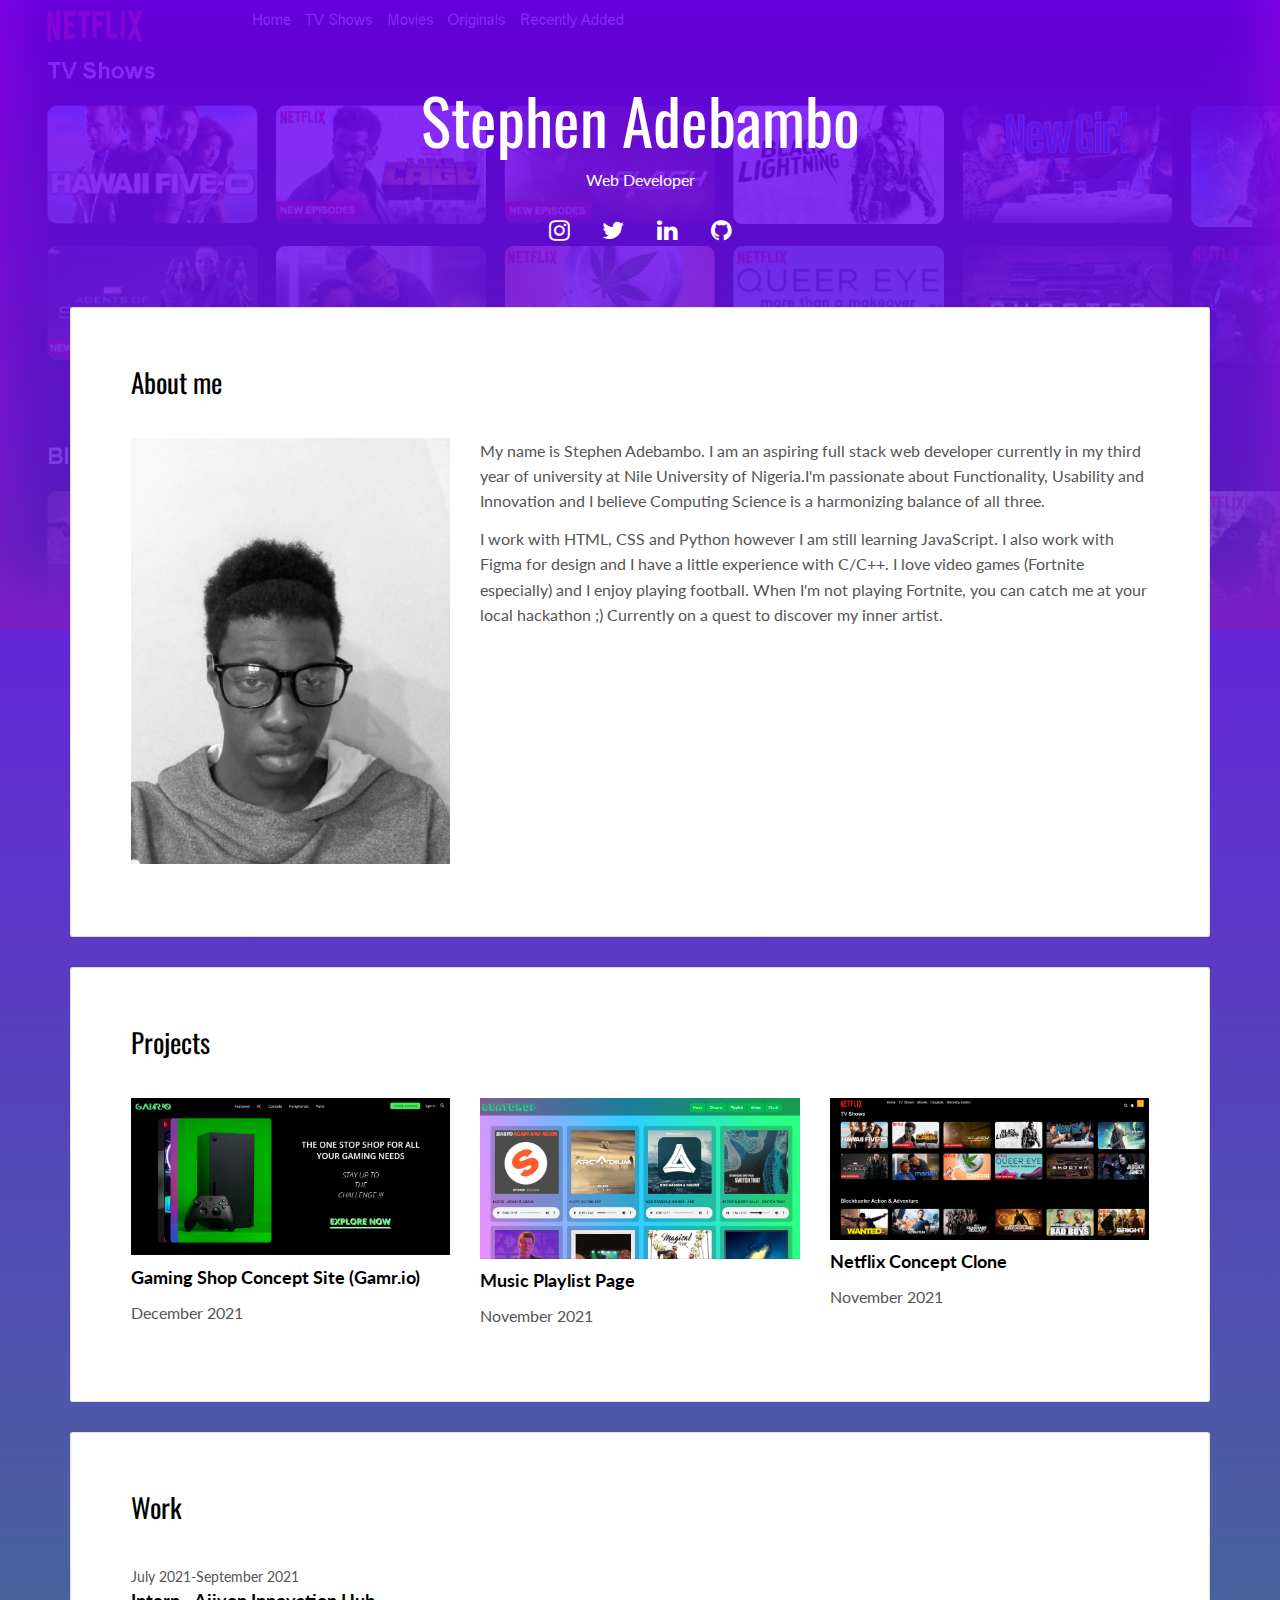
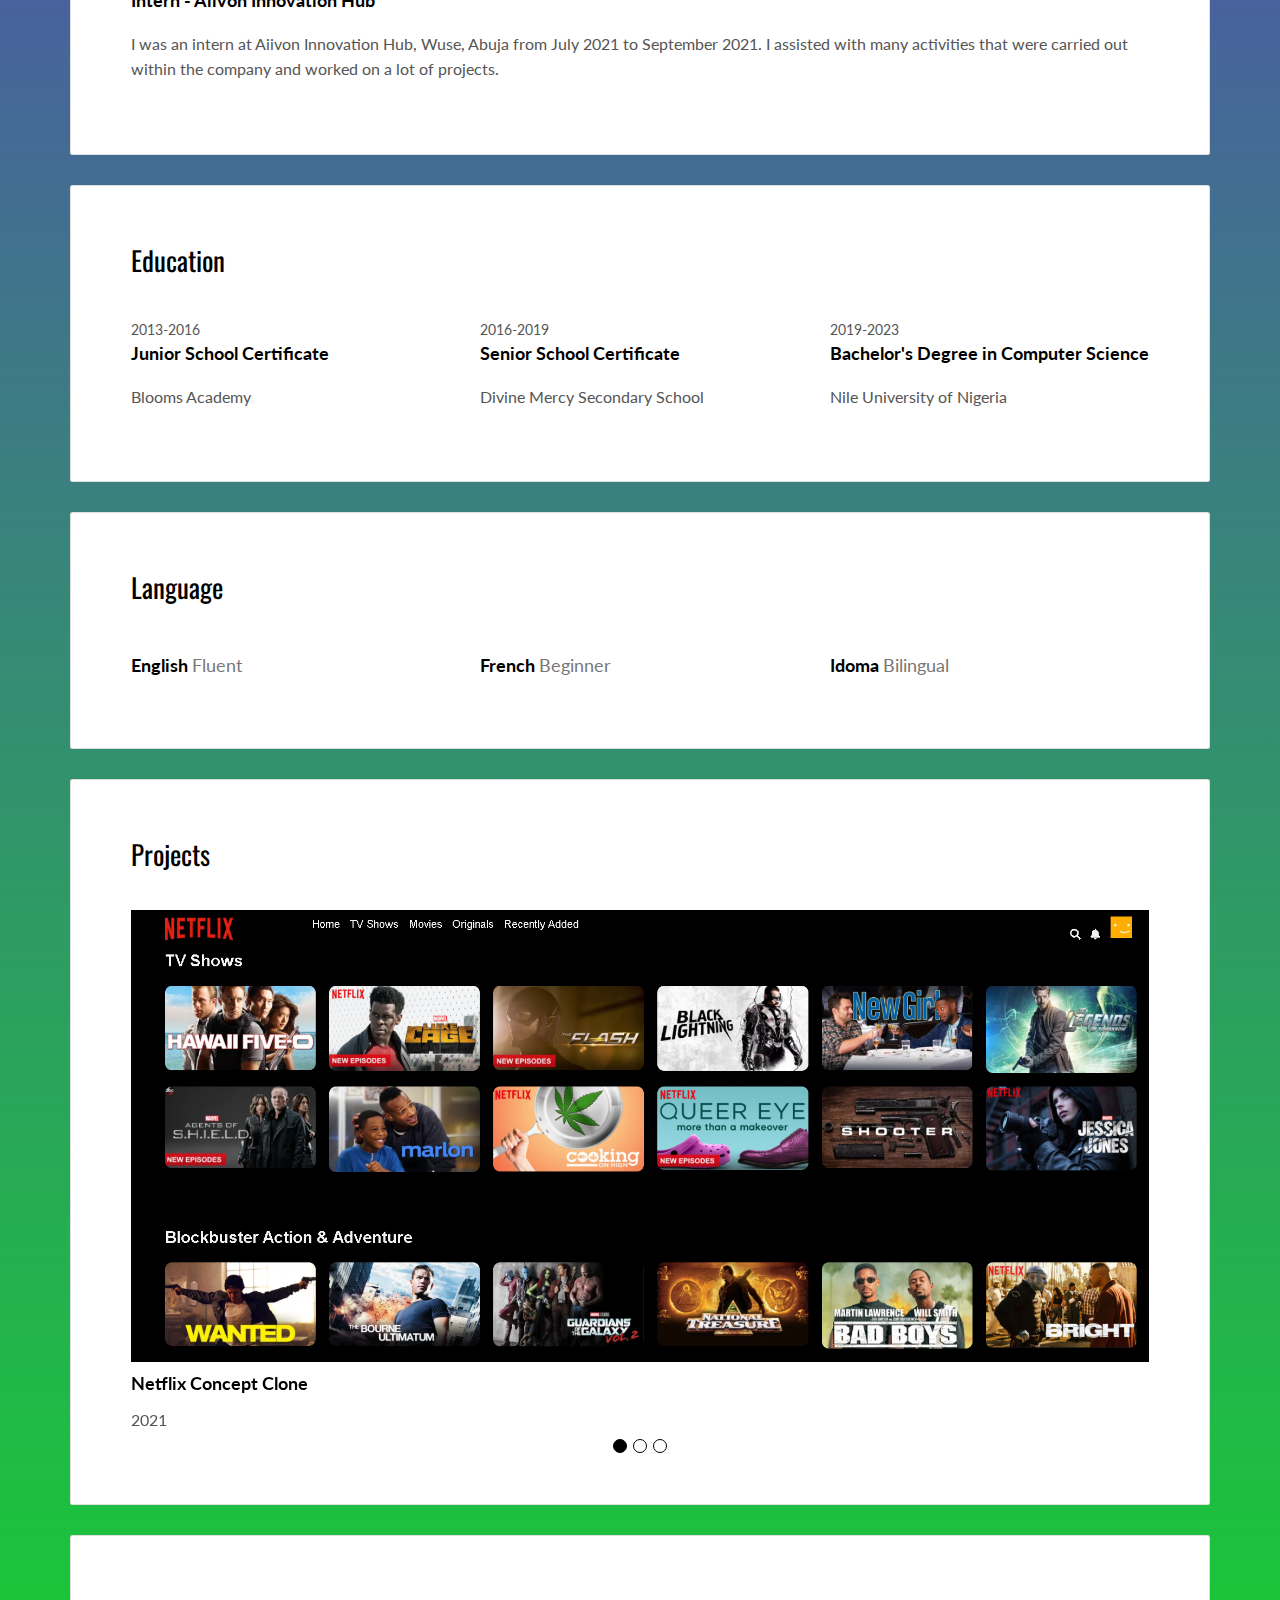
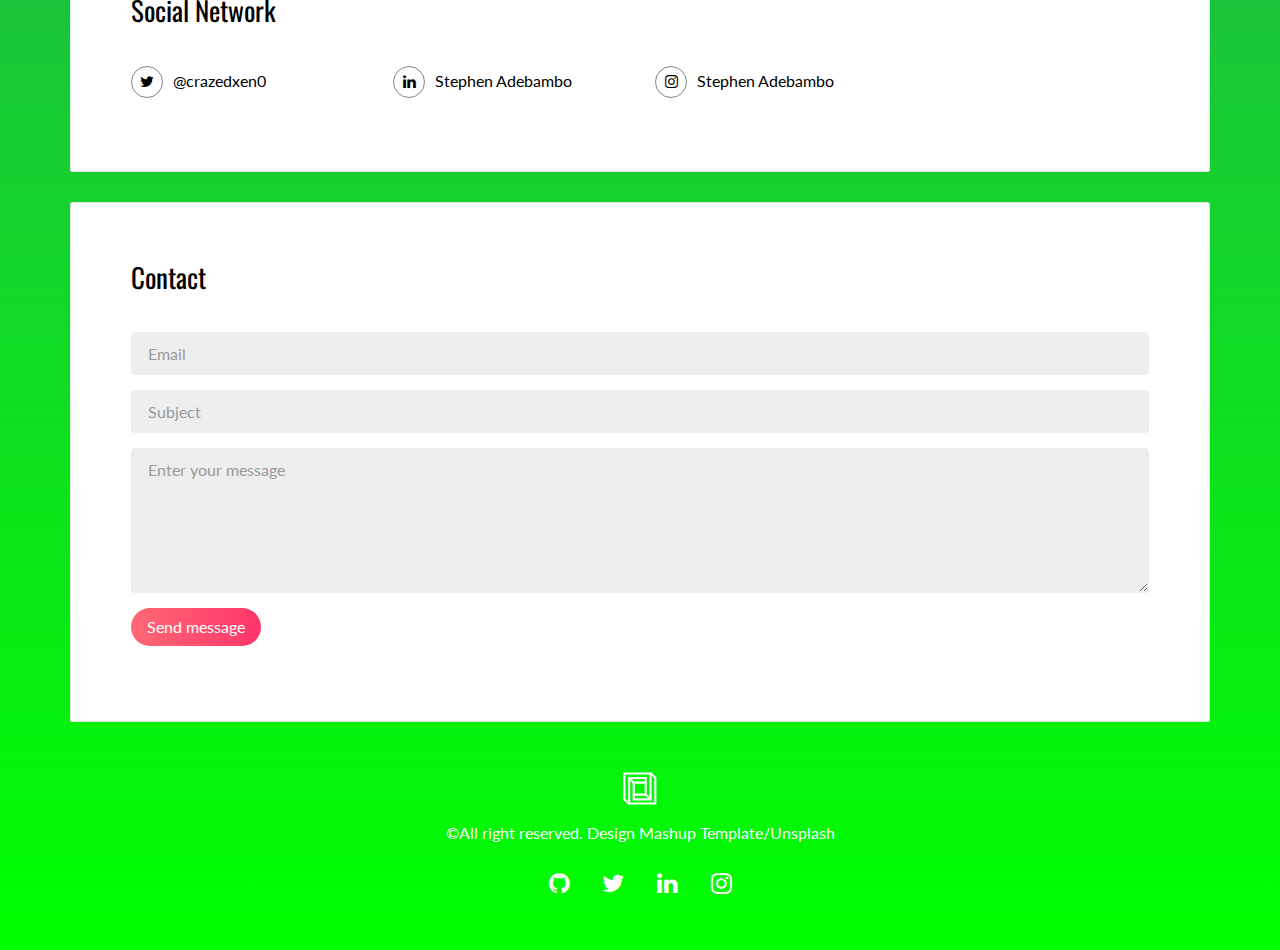
<file: index.html>
<!DOCTYPE html>
<html lang="en">
  <head>
    <meta charset="UTF-8" />
    <meta content="IE=edge" http-equiv="X-UA-Compatible" />
    <meta content="width=device-width,initial-scale=1" name="viewport" />
    <meta content="description" name="description" />
    <meta name="google" content="notranslate" />
    <meta
      content="Mashup templates have been developped by Orson.io team"
      name="author"
    />

    <!-- Disable tap highlight on IE -->
    <meta name="msapplication-tap-highlight" content="no" />

    <link
      rel="apple-touch-icon"
      sizes="180x180"
      href="./assets/apple-icon-180x180.png"
    />
    <link href="./assets/apple-icon-180x180.png" rel="icon" />

    <title>Stephen Adebambo || Portfolio</title>

    <link href="./main.d8e0d294.css" rel="stylesheet" />
  </head>

  <body class="">
    <!-- Add your content of header -->
    <div
      class="background-color-layer"
      style="background-image: url('assets/images/img-05.jpg')"
    ></div>
    <main class="content-wrapper">
      <header class="white-text-container section-container">
        <div class="text-center">
          <h1>Stephen Adebambo</h1>
          <p>Web Developer</p>
          <p>
            <a
              class="fa-icon fa-icon-2x"
              href="https://instagram.com/blvckfire.xio"
              title=""
            >
              <i class="fa fa-instagram"></i>
            </a>
            <a
              class="fa-icon fa-icon-2x"
              href="https://twitter.com/crazedxen0"
              title=""
            >
              <i class="fa fa-twitter"></i>
            </a>
            <a
              class="fa-icon fa-icon-2x"
              href="https://www.linkedin.com/mwlite/in/stephen-adebambo-010101172"
              title=""
            >
              <i class="fa fa-linkedin"></i>
            </a>
            <a
              class="fa-icon fa-icon-2x"
              href="https://github.com/asraid64"
              title=""
            >
              <i class="fa fa-github"></i>
            </a>
          </p>
        </div>
      </header>

      <!-- Add your site or app content here -->

      <div class="container">
        <div class="row">
          <div class="col-xs-12">
            <div class="card">
              <div class="card-block">
                <h2>About me</h2>
                <div class="row">
                  <div class="col-md-4">
                    <p>
                      <img
                        src="./assets/images/me.jpeg"
                        height="100px"
                        class="img-responsive"
                        alt=""
                      />
                    </p>
                  </div>
                  <div class="col-md-8">
                    <p>
                      My name is Stephen Adebambo. I am an aspiring full stack
                      web developer currently in my third year of university at
                      Nile University of Nigeria.I'm passionate about
                      Functionality, Usability and Innovation and I believe
                      Computing Science is a harmonizing balance of all three.
                    </p>
                    <p>
                      I work with HTML, CSS and Python however I am still learning JavaScript. I also work with Figma for design and I have a little experience with C/C++. I love video games (Fortnite especially) and I enjoy
                      playing football. When I'm not playing Fortnite, you can
                      catch me at your local hackathon ;) Currently on a quest
                      to discover my inner artist.
                    </p>
                  </div>
                </div>
              </div>
            </div>

            <div class="card">
              <div class="card-block">
                <h2>Projects</h2>
                <div class="row">
                  <div class="col-md-4">
                    <img
                      src="./assets/images/img-08.jpg"
                      class="img-responsive"
                      alt=""
                    />
                    <a href="assets/projects/gamr-io/pages/index.html"
                      ><h3 class="h5">Gaming Shop Concept Site (Gamr.io)</h3></a
                    >
                    <p>December 2021</p>
                  </div>
                  <div class="col-md-4">
                    <img
                      src="./assets/images/img-06.jpg"
                      class="img-responsive"
                      alt=""
                    />
                    <a href="assets/projects/music-playlist-page/index.html"
                      ><h3 class="h5">Music Playlist Page</h3></a
                    >
                    <p>November 2021</p>
                  </div>
                  <div class="col-md-4">
                    <img
                      src="./assets/images/img-05.jpg"
                      class="img-responsive"
                      alt=""
                    />
                    <a href="assets/projects/netflix-concept-clone/index.html"
                      ><h3 class="h5">Netflix Concept Clone</h3></a
                    >
                    <p>November 2021</p>
                  </div>
                </div>
              </div>
            </div>

            <div class="card">
              <div class="card-block">
                <h2>Work</h2>
                <div class="work-experience">
                  <small class="date">July 2021-September 2021</small>
                  <h3 class="h5 date-title">
                    Intern -
                    <a
                      href="http://en.orson.io"
                      title="Create professionnal website"
                      >Aiivon Innovation Hub</a
                    >
                  </h3>

                  <p>
                    I was an intern at Aiivon Innovation Hub, Wuse, Abuja from
                    July 2021 to September 2021. I assisted with many activities
                    that were carried out within the company and worked on a lot
                    of projects.
                  </p>
                </div>
              </div>
            </div>

            <div class="card">
              <div class="card-block">
                <h2>Education</h2>
                <div class="row">
                  <div class="col-md-4">
                    <div class="education-experience">
                      <small class="date">2013-2016</small>
                      <h3 class="h5 date-title">Junior School Certificate</h3>
                      <p>Blooms Academy</p>
                    </div>
                  </div>
                  <div class="col-md-4">
                    <div class="education-experience">
                      <small class="date">2016-2019</small>
                      <h3 class="h5 date-title">Senior School Certificate</h3>
                      <p>Divine Mercy Secondary School</p>
                    </div>
                  </div>
                  <div class="col-md-4">
                    <div class="education-experience">
                      <small class="date">2019-2023</small>
                      <h3 class="h5 date-title">
                        Bachelor's Degree in Computer Science
                      </h3>
                      <p>Nile University of Nigeria</p>
                    </div>
                  </div>
                </div>
              </div>
            </div>

            <div class="card">
              <div class="card-block">
                <h2>Language</h2>
                <div class="row">
                  <div class="col-md-4">
                    <div class="language-experience">
                      <h3 class="h5">English <small>Fluent</small></h3>
                    </div>
                  </div>
                  <div class="col-md-4">
                    <div class="language-experience">
                      <h3 class="h5">French <small>Beginner</small></h3>
                    </div>
                  </div>
                  <div class="col-md-4">
                    <div class="language-experience">
                      <h3 class="h5">Idoma <small>Bilingual</small></h3>
                    </div>
                  </div>
                </div>
              </div>
            </div>

            <div class="card">
              <div class="card-block">
                <h2>Projects</h2>
                <div
                  id="carousel-example-generic"
                  class="carousel slide"
                  data-ride="carousel"
                >
                  <!-- Wrapper for slides -->
                  <div class="carousel-inner" role="listbox">
                    <div class="item active">
                      <img
                        src="./assets/images/img-05.jpg"
                        class="img-responsive"
                        alt="..."
                      />
                      <div class="carousel-caption">
                        <h3 class="h5">Netflix Concept Clone</h3>
                        <p>2021</p>
                      </div>
                    </div>
                    <div class="item">
                      <img
                        src="./assets/images/img-06.jpg"
                        class="img-responsive"
                        alt="..."
                      />
                      <div class="carousel-caption">
                        <h3 class="h5">Music Playlist Page</h3>
                        <p>2021</p>
                      </div>
                    </div>

                    <div class="item">
                      <img
                        src="./assets/images/img-08.jpg"
                        class="img-responsive"
                        alt="..."
                      />
                      <div class="carousel-caption">
                        <h3 class="h5">Gamr.io Website</h3>
                        <p>2021</p>
                      </div>
                    </div>
                  </div>

                  <!-- Indicators -->
                  <ol class="carousel-indicators">
                    <li
                      data-target="#carousel-example-generic"
                      data-slide-to="0"
                      class="active"
                    ></li>
                    <li
                      data-target="#carousel-example-generic"
                      data-slide-to="1"
                    ></li>
                    <li
                      data-target="#carousel-example-generic"
                      data-slide-to="2"
                    ></li>
                  </ol>
                </div>
              </div>
            </div>

            <div class="card">
              <div class="card-block">
                <h2>Social Network</h2>
                <div class="row">
                  <div class="col-md-3">
                    <p class="social-buttons">
                      <a href="https://twitter.com/" title=""
                        ><span class="social-round-icon fa-icon"
                          ><i class="fa fa-twitter"></i></span
                        >@crazedxen0</a
                      >
                    </p>
                  </div>
                  <div class="col-md-3">
                    <p class="social-buttons">
                      <a href="https://www.linkedin.com/" title=""
                        ><span class="social-round-icon fa-icon"
                          ><i class="fa fa-linkedin"></i></span
                        >Stephen Adebambo</a
                      >
                    </p>
                  </div>
                  <div class="col-md-3">
                    <p class="social-buttons">
                      <a href="https://instagram.com/" title=""
                        ><span class="social-round-icon fa-icon"
                          ><i class="fa fa-instagram"></i></span
                        >Stephen Adebambo</a
                      >
                    </p>
                  </div>
                </div>
              </div>
            </div>

            <div class="card">
              <div class="card-block">
                <h2>Contact</h2>
                <form action="" class="reveal-content">
                  <div class="form-group">
                    <input
                      type="email"
                      class="form-control"
                      id="email"
                      placeholder="Email"
                    />
                  </div>
                  <div class="form-group">
                    <input
                      type="text"
                      class="form-control"
                      id="subject"
                      placeholder="Subject"
                    />
                  </div>
                  <div class="form-group">
                    <textarea
                      class="form-control"
                      rows="5"
                      placeholder="Enter your message"
                    ></textarea>
                  </div>
                  <div class="form-group">
                    <button type="submit" class="btn btn-primary">
                      Send message
                    </button>
                  </div>
                </form>
              </div>
            </div>
          </div>
        </div>
      </div>
    </main>
    <footer class="footer-container white-text-container text-center">
      <div class="container">
        <div class="row">
          <div class="col-xs-12">
            <p><img src="./assets/images/mashup-icon.svg" alt="" /></p>

            <p>
              ©All right reserved. Design
              <a
                href="http://www.mashup-template.com/"
                title="Create website with free html template"
                >Mashup Template</a
              >/<a href="https://unsplash.com/" title="Beautiful Free Images"
                >Unsplash</a
              >
            </p>
            <p>
              <a
                class="fa-icon fa-icon-2x"
                href="https://github.com/asraid64"
                title=""
              >
                <i class="fa fa-github"></i>
              </a>
              <a
                class="fa-icon fa-icon-2x"
                href="https://twitter.com/crazedxen0
                title=""
              >
                <i class="fa fa-twitter"></i>
              </a>
              <a
                class="fa-icon fa-icon-2x"
                href="https://www.linkedin.com/mwlite/in/stephen-adebambo-010101172"
                title=""
              >
                <i class="fa fa-linkedin"></i>
              </a>
              <a class="fa-icon fa-icon-2x" href="https://instagram.com/blvckfire.xio" title="">
                <i class="fa fa-instagram"></i>
              </a>
            </p>
          </div>
        </div>
      </div>
    </footer>

    <script>
      document.addEventListener("DOMContentLoaded", function (event) {
        scrollRevelation(".card");
      });
    </script>
    <!-- Google Analytics: change UA-XXXXX-X to be your site's ID 

<script>
  (function (i, s, o, g, r, a, m) {
    i['GoogleAnalyticsObject'] = r; i[r] = i[r] || function () {
      (i[r].q = i[r].q || []).push(arguments)
    }, i[r].l = 1 * new Date(); a = s.createElement(o),
      m = s.getElementsByTagName(o)[0]; a.async = 1; a.src = g; m.parentNode.insertBefore(a, m)
  })(window, document, 'script', '//www.google-analytics.com/analytics.js', 'ga');
  ga('create', 'UA-XXXXX-X', 'auto');
  ga('send', 'pageview');
</script>

-->
    <script type="text/javascript" src="./main.bc58148c.js"></script>
  </body>
</html>
</file>
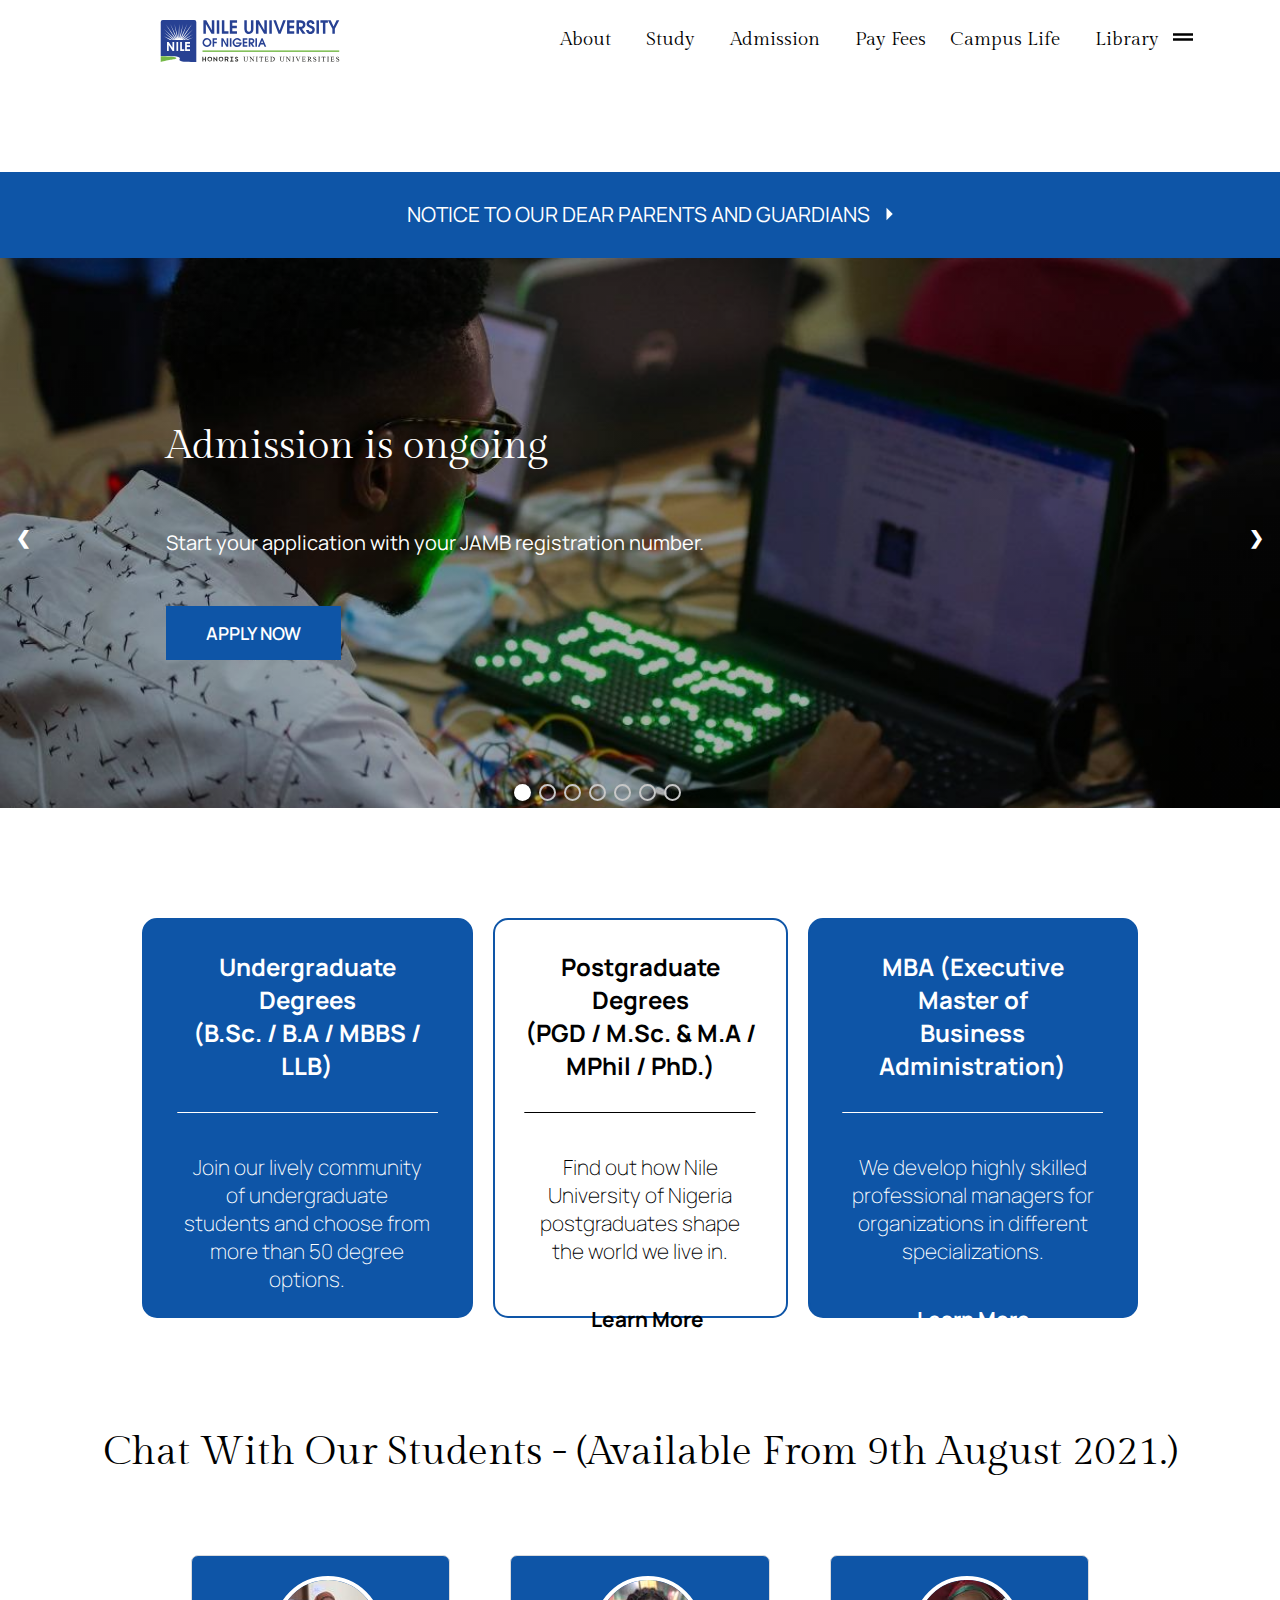
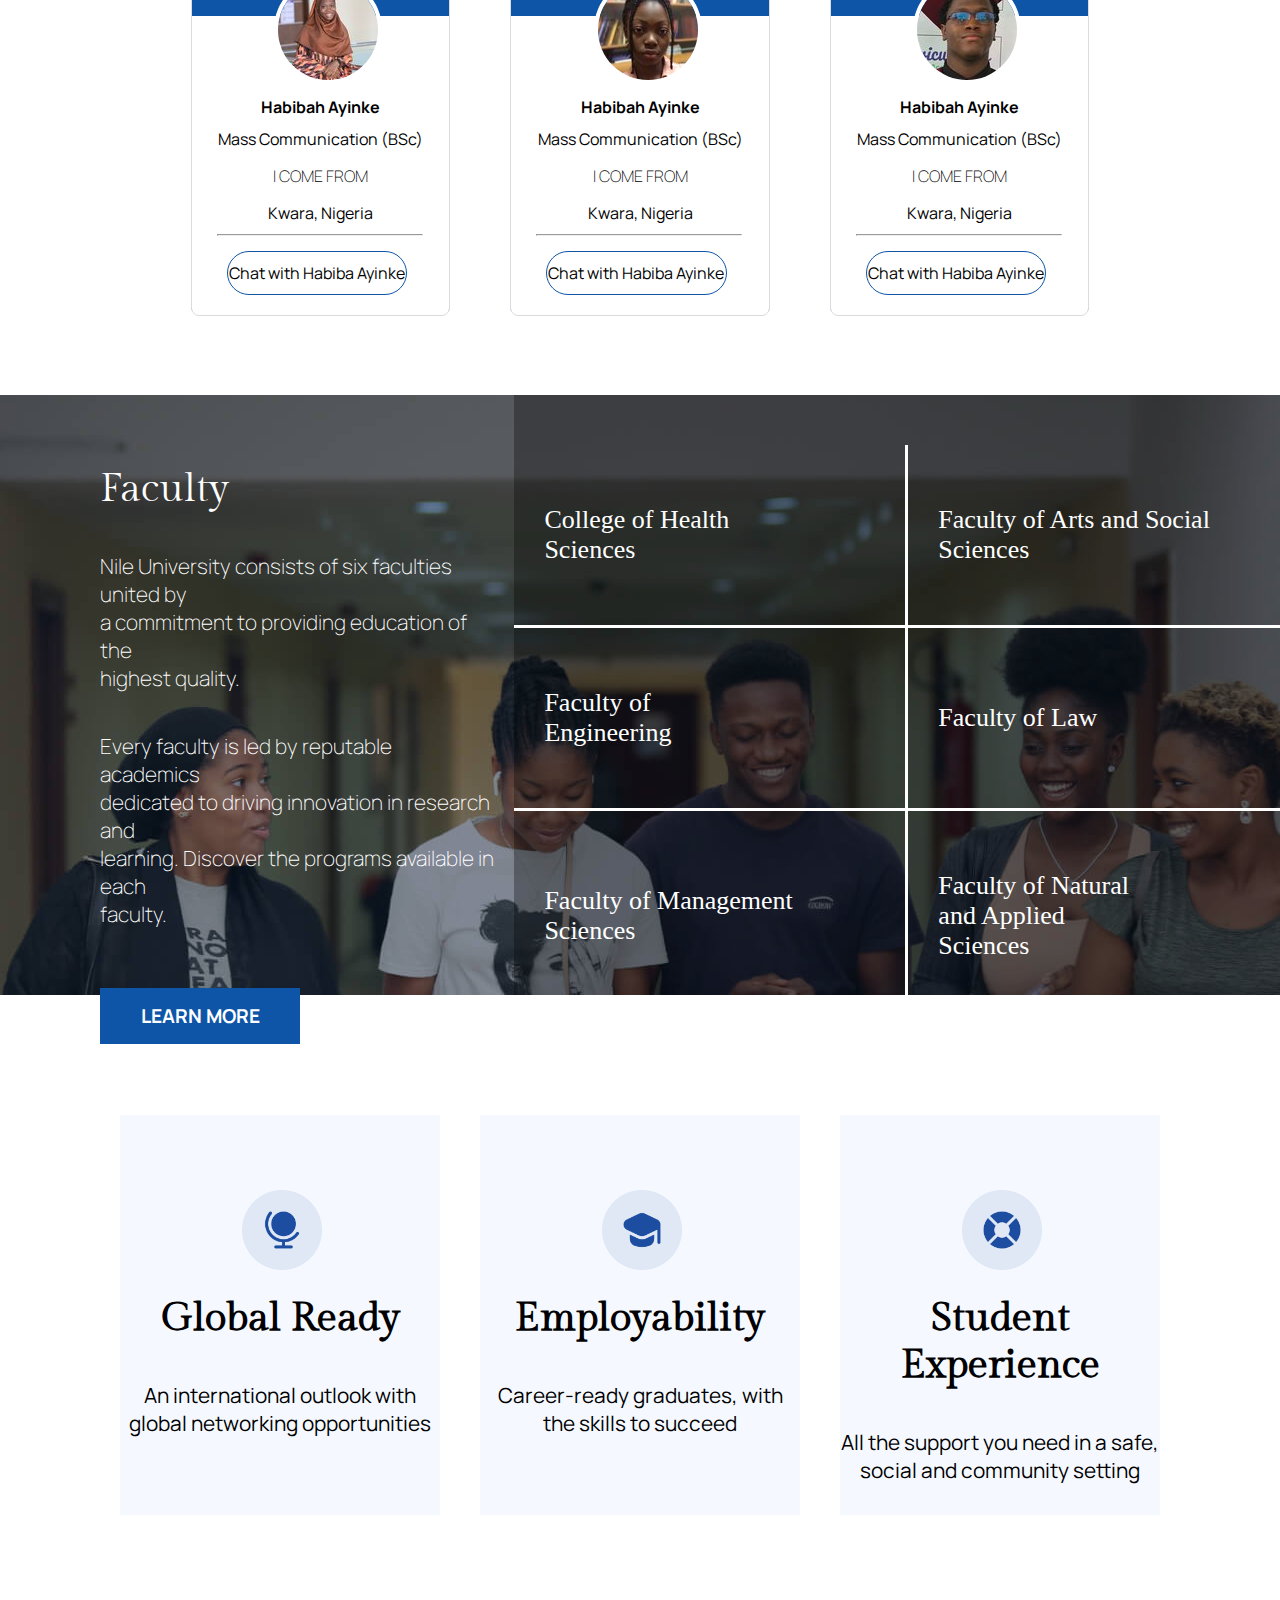
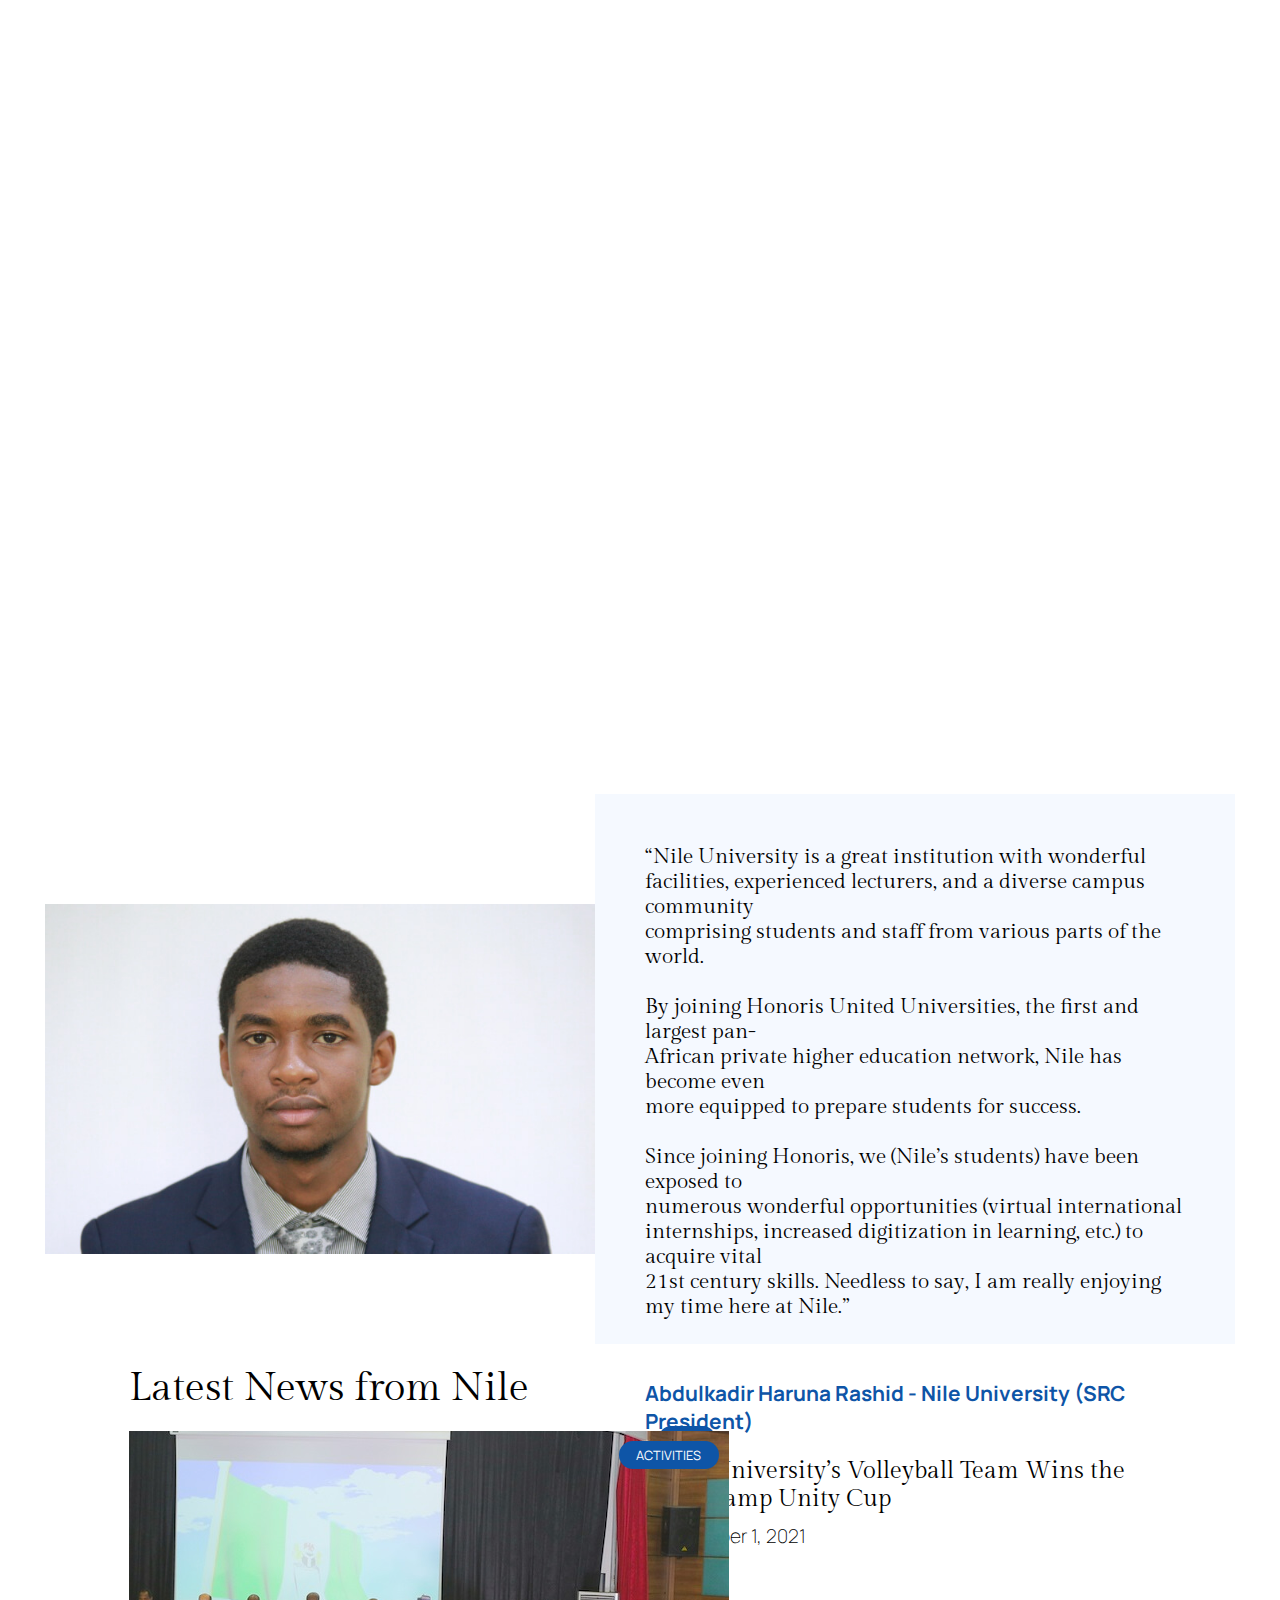
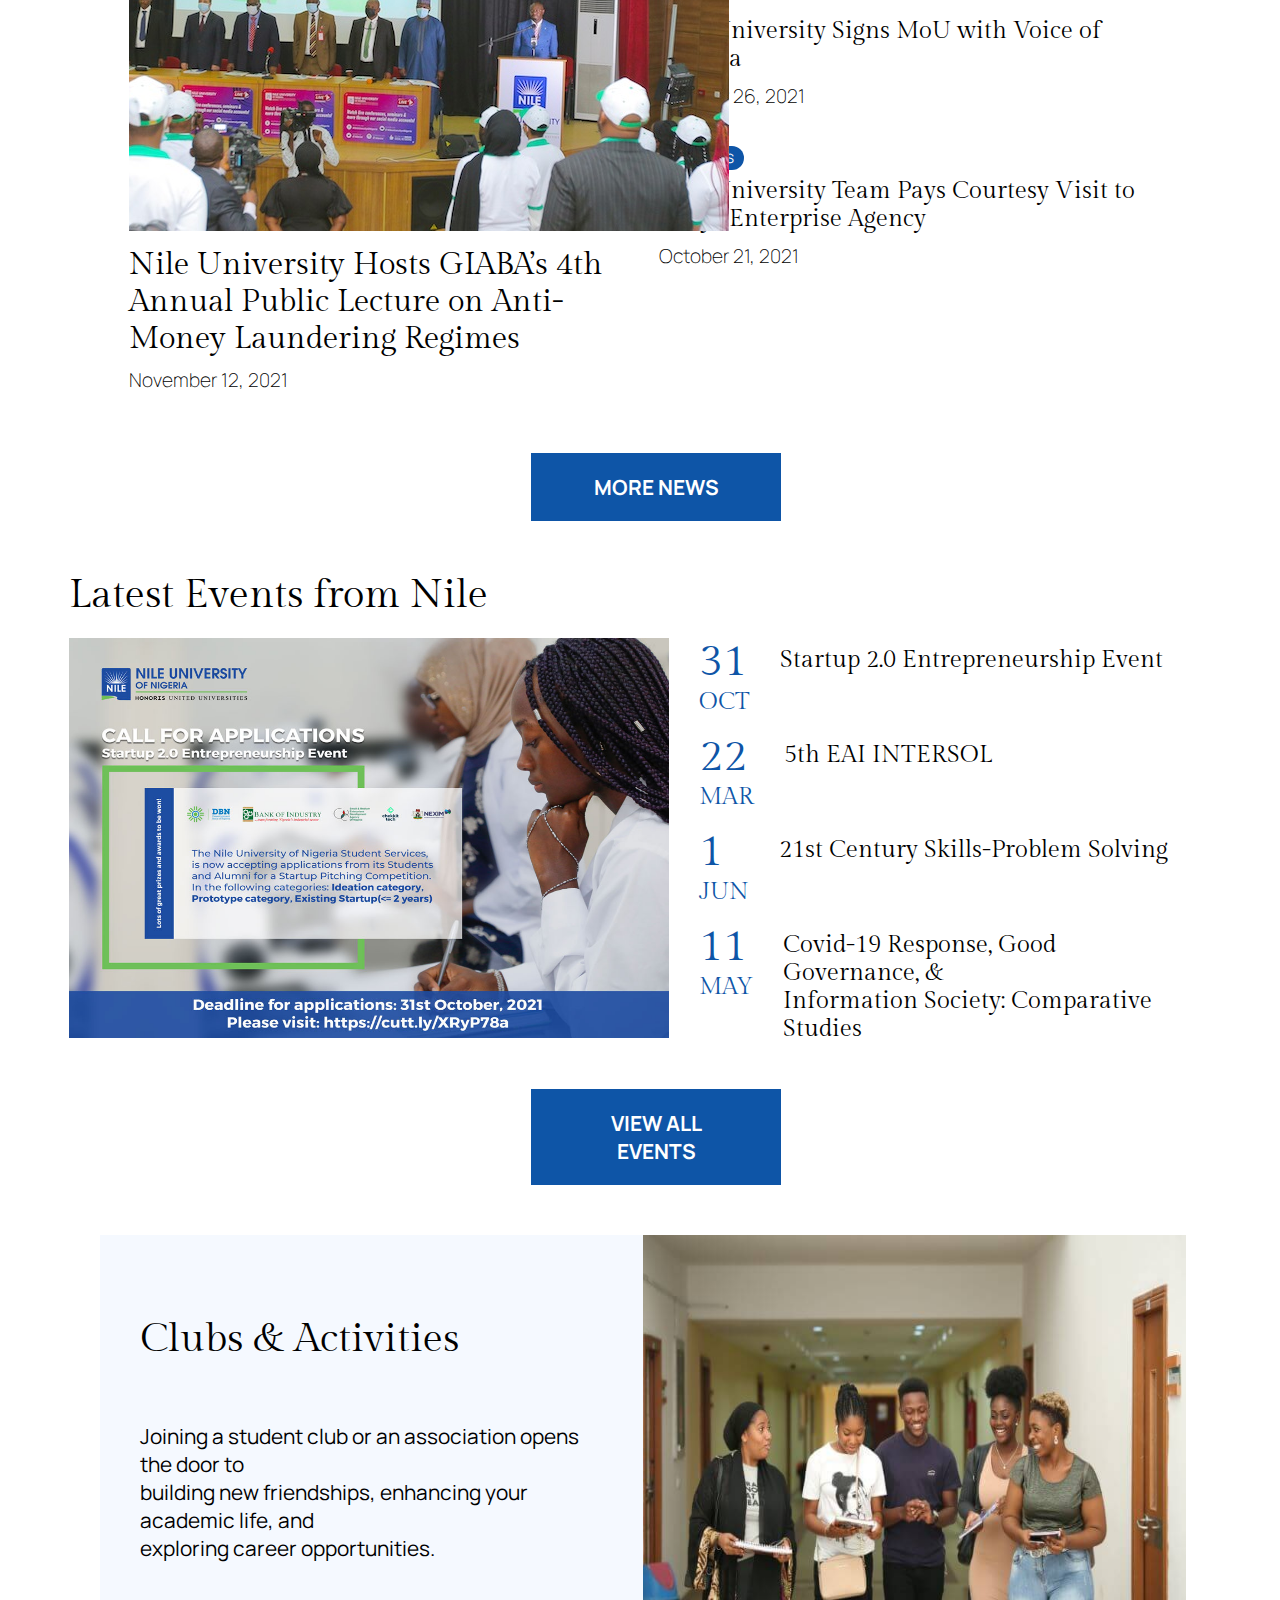
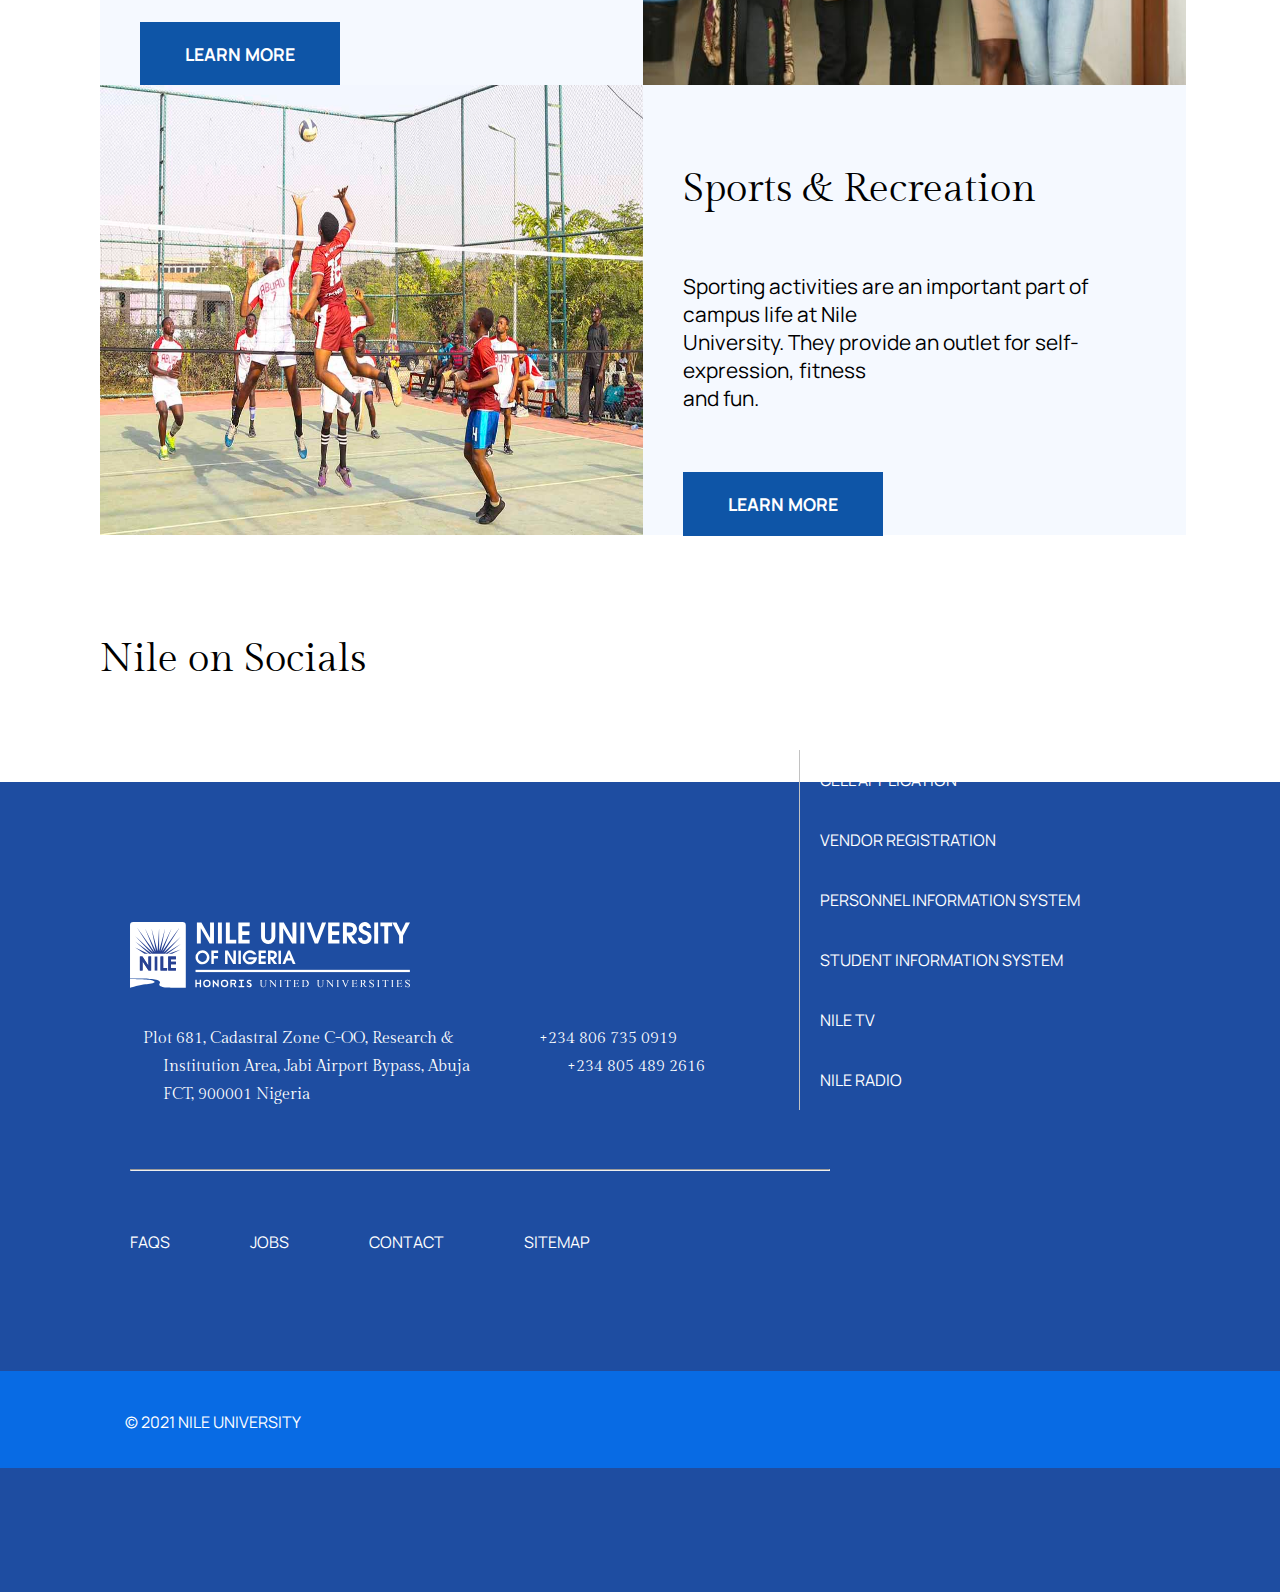
<file: assets/projects/Nile-Clone-2021/index.html>
<!DOCTYPE html>
<html>
  <head>
    <title>Nile University of Nigeria</title>
    <link rel="stylesheet" href="styles.css" />
    <link rel="shortcut icon" href="images/Favicon.png" type="image/png">
	<link rel="stylesheet" href="https://cdnjs.cloudflare.com/ajax/libs/font-awesome/6.0.0-beta2/css/all.min.css" integrity="sha512-YWzhKL2whUzgiheMoBFwW8CKV4qpHQAEuvilg9FAn5VJUDwKZZxkJNuGM4XkWuk94WCrrwslk8yWNGmY1EduTA==" crossorigin="anonymous" referrerpolicy="no-referrer" />
  </head>
  <body>
    <section id="nav-sec">
      <div class="nile-logo">
        <img src="images/nile-logo-main.svg" alt="" />
      </div>
      <div class="nav-bar">
        <a href="" class="dropdown"
          ><span>About</span> <i class="fas fa-angle-down"></i> </a>
        <a href="" class="dropdown"
          ><span>Study</span> <i class="fas fa-angle-down"></i> </a>
        <a href="" class="dropdown"
          ><span>Admission</span> <i class="fas fa-angle-down"></i> </a>
        <a href=""
          ><span id="opt-fees">Pay Fees</span></a>
        <a href="" class="dropdown"
          ><span>Campus Life</span>  <i class="fas fa-angle-down"></i> </a>
        <a href=""><span>Library</span></a>
        <div class="menu-inner">
          <img
            id="drag-handle"
            src="images/drag_handle_black_24dp.svg"
            alt=""
          />
        </div>
      </div>
    </section>

    <div class="notice">
      <p>
        <span>NOTICE TO OUR DEAR PARENTS AND GUARDIANS</span>
      </p>
      <div id="arrow-right">
        <img src="images/arrow_right_white_24dp.svg" alt="" />
      </div>
    </div>

    <section class="slides-container">
      <div class="slide slide-one fade">
        <div class="slide-content">
          <p>Admission is ongoing</p>
          <p>Start your application with your JAMB registration number.</p>
          <div class="slide-btn">APPLY NOW</div>
        </div>
      </div>

      <div class="slide slide-two fade">
        <div class="slide-content">
          <p>
            Nile University's MBBS Medicine & Surgery Programme Gains Full
            Accreditation from NUC, MCDN
          </p>
          <div class="slide-btn fade">LEARN MORE</div>
        </div>
      </div>

      <div class="slide slide-three fade">
        <div class="slide-content">
			<p>
				Nile University’s Approved JAMB Cutoff Marks for the 2021/2022 Academic Session
			</p>
			<p>
				The Management of Nile University has released the approved JAMB Cutoff Marks for the 2021/2022 Academic Session.
			</p>
			<div class="slide-btn">LEARN MORE</div>
		</div>
      </div>
      <div class="slide slide-four fade">
		  <div class="slide-content">
			  <p>
				Nile University’s LLB Law Programme Gets Full Accreditation from NUC, Council of Legal Education, Increase in Law Admission Quota
			  </p>
			  <div class="slide-btn">LEARN MORE</div>
		  </div>
	  </div>
      <div class="slide slide-five fade">
		  <div class="slide-content">
			  <p>Admission is Ongoing!</p>
			  <p>Applications for our undergraduate and postgraduate programs are open. Get an understanding of the admission process and requirements for your preferred course.</p>
			<div class="slide-btn">APPLY NOW</div>
		  </div>
	  	</div>
	  <div class="slide slide-six fade">
		  <div class="slide-content">
			  <p>Find out about our exciting programmes</p>
			  <p>With world-class learning facilities, outstanding research opportunities and an experienced staff body, we are well placed to offer the best learning experience.</p>
		<div class="slide-btn">LEARN MORE</div>
	  </div></div>
	  <div class="slide slide-seven fade">
		  <div class="slide-content">
			  <p>Nile University of Nigeria is a proud member of the Honoris United Universities Network</p>
			  <p>The first and largest pan-African private higher education network.</p>
		<div class="slide-btn">LEARN MORE</div></div>
	  </div>

	  <div id="dot-cnt" style="text-align: center">
		<span class="dot" onclick="currentSlide(1)"></span>
		<span class="dot" onclick="currentSlide(2)"></span>
		<span class="dot" onclick="currentSlide(3)"></span>
		<span class="dot" onclick="currentSlide(4)"></span>
		<span class="dot" onclick="currentSlide(5)"></span>
		<span class="dot" onclick="currentSlide(6)"></span>
		<span class="dot" onclick="currentSlide(7)"></span>
	  </div>

      <a id="prev" onclick="plusSlides(-1)">&#10094;</a>
      <a id="next" onclick="plusSlides(1);">&#10095;</a>
    </section>
	<section class="card-container">
		<div class="info-card">
			<div class="card-title">
				<p>Undergraduate Degrees<br>
				(B.Sc. / B.A / MBBS / LLB)</p>
			</div><hr>
			<div class="card-body">
				<p>Join our lively community of undergraduate students and choose from more than 50 degree options.</p>
			</div>
			<div class="card-footer"><span>Learn More</span><i class="fas fa-caret-right"></i></div>
		</div>
		<div id="middle-card">
      <div class="card-title">
        <p>Postgraduate Degrees<br>
          (PGD / M.Sc. & M.A / MPhil / PhD.)
          </p>
      </div><hr>
      <div class="card-body">
        <p>Find out how Nile University of Nigeria postgraduates shape the world we live in.</p>
      </div>
      <div class="card-footer"><span>Learn More</span><i class="fas fa-caret-right"></i></div>
    </div>
		<div class="info-card">
      <div class="card-title">
        <p>MBA (Executive Master of<br> Business Administration)</p>
      </div><hr>
      <div class="card-body">
        <p>We develop highly skilled professional managers for organizations in different specializations. </p>
      </div>
      <div class="card-footer"><span>Learn More</span><i class="fas fa-caret-right"></i></div>
    </div>
	</section>

	<section class="student-chat">
    <h2 id="chat-header">Chat With Our Students - (Available From 9th August 2021.)</h2>
    <div class="chat-card-container">
      <div class="chat-card">
        <div class="pfp-body"><img src="images/profile1.jpeg" alt="">
        <div class="student">
          <p>Habibah Ayinke</p>
          <p>Mass Communication (BSc)</p>
          <p>I COME FROM</p>
          <p>Kwara, Nigeria</p>
        <hr>
        <div class="chat-button">Chat with Habiba Ayinke</div>
      </div></div>
      </div>
      <div class="chat-card">
        <div class="pfp-body"><img src="images/student2.jpeg" alt="">
          <div class="student">
            <p>Habibah Ayinke</p>
            <p>Mass Communication (BSc)</p>
            <p>I COME FROM</p>
            <p>Kwara, Nigeria</p>
          <hr>
          <div class="chat-button">Chat with Habiba Ayinke</div>
        </div></div>
      </div>
      <div class="chat-card">
        <div class="pfp-body"><img src="images/student3.jpeg" alt="">
          <div class="student">
            <p>Habibah Ayinke</p>
            <p>Mass Communication (BSc)</p>
            <p>I COME FROM</p>
            <p>Kwara, Nigeria</p>
          <hr>
          <div class="chat-button">Chat with Habiba Ayinke</div>
        </div></div>

      </div>
    </div>
	</section>

  <section class="faculty-sec">
    <div>
      <p>Faculty</p>
      <p>Nile University consists of six faculties united by<br> a commitment to providing education of the<br> highest quality.</p>
      <p>Every faculty is led by reputable academics<br> dedicated to driving innovation in research and<br> learning. Discover the programs available in each<br> faculty.</p>
      <div class="fac-btn">LEARN MORE</div>
    </div>
    <div class="faculty-table">
      <table>
        <tr>
          <td>College of Health Sciences<i class="fas fa-long-arrow-alt-right"></i></td>
          <td>Faculty of Arts and Social Sciences<i class="fas fa-long-arrow-alt-right"></i></td>
        </tr>
        <tr>
          <td>Faculty of Engineering<i class="fas fa-long-arrow-alt-right"></i></td>
          <td>Faculty of Law<i class="fas fa-long-arrow-alt-right"></i></td>
        </tr>
        <tr>
          <td>Faculty of Management<br> Sciences<i class="fas fa-long-arrow-alt-right"></i></td>
          <td>Faculty of Natural and Applied<br> Sciences<i class="fas fa-long-arrow-alt-right"></i></td>
        </tr>
      </table>
    </div>
  </section>

  <section class="aim-container">
    <div class="aim-cards">
      <div class="aim-icon"><img src="images/global.png" alt=""></div>
      <p>Global Ready</p>
      <p>An international outlook with global networking opportunities</p>
    </div>
    <div class="aim-cards">
      <div class="aim-icon"><img src="images/employability.png" alt=""></div>
      <p>Employability</p>
      <p>Career-ready graduates, with the skills to succeed</p>
    </div>
    </div>
    <div class="aim-cards">
      <div class="aim-icon"><img src="images/experience.png" alt=""></div>
      <p>Student Experience</p>
      <p>All the support you need in a safe, social and community setting</p>
    </div>
    </div>
  </section>

  <section class="logo-launch-vid">
    <iframe width="1200" height="675" src="https://www.youtube.com/embed/CMnn7_FXfhQ" title="YouTube video player" frameborder="0" allow="accelerometer; autoplay; clipboard-write; encrypted-media; gyroscope; picture-in-picture" allowfullscreen></iframe>
  </section>

  <section class="src-pres-container">
    <div class="src-pres-image"><img src="images/rashid-president.jpg" alt=""></div>
    <div class="src-pres-text">
      <p>“Nile University is a great institution with wonderful facilities, experienced lecturers, and a diverse campus community<br> comprising students and staff from various parts of the world.<br><br>

        By joining Honoris United Universities, the first and largest pan-<br>African private higher education network, Nile has become even<br> more equipped to prepare students for success.<br><br>
        
        Since joining Honoris, we (Nile’s students) have been exposed to<br> numerous wonderful opportunities (virtual international<br> internships, increased digitization in learning, etc.) to acquire vital<br> 21st century skills. Needless to say, I am really enjoying my time here at Nile.”</p>
        <p>Abdulkadir Haruna Rashid - Nile University (SRC President)</p>
    </div>
  </section>
  <section class="news">
    <div class="main-news">
      <p>Latest News from Nile</p>
      <div class="tag-container">
        <div id="main-tag">ACTIVITIES</div>
      </div>
      <div id="news-bottom-text">Nile University Hosts GIABA’s 4th Annual Public Lecture on Anti-Money Laundering Regimes</div>
      <div class="date">November 12, 2021</div>
    </div>
    <div class="side-news">
       <div class="side-items">
         <span class="side-tag">NEWS</span>
         <div>
           <p>Nile University’s Volleyball Team Wins the Life Camp Unity Cup</p>
         </div>
         <div class="date">November 1, 2021</div>
       </div>
       <div class="side-items">
        <span class="side-tag">NEWS</span>
        <div>
          <p>Nile University Signs MoU with Voice of Nigeria</p>
        </div>
        <div class="date">October 26, 2021</div>
       </div>
       <div class="side-items">
        <span class="side-tag">ACTIVITIES</span>
        <div>
          <p>Nile University Team Pays Courtesy Visit to Abuja Enterprise Agency</p>
        </div>
        <div class="date">October 21, 2021</div>
       </div>
    </div>
  </section>
  
  <div class="big-btn">MORE NEWS</div>

  <section class="latest-events">
    <div class="event-image">
      <p>Latest Events from Nile</p>
      <img src="images/latest-event.jpg" alt="">
    </div>
    <div class="event-list">
      <div><div class="event-date"><span>31</span><br>OCT</div>
      <div class="event-info">Startup 2.0 Entrepreneurship Event</div></div>
      <div><div class="event-date"><span>22</span><br>MAR</div>
      <div class="event-info">5th EAI INTERSOL</div></div>
      <div><div class="event-date"><span>1</span><br>JUN</div>
      <div class="event-info">21st Century Skills-Problem Solving</div></div>
      <div><div class="event-date"><span>11</span><br>MAY</div>
      <div class="event-info">Covid-19 Response, Good Governance, &<br> Information Society: Comparative Studies</div></div>
    </div>
    
  </section>

  <div class="big-btn">VIEW ALL EVENTS</div>

  <section class="club-container">
    <div class="clubs clubs-text">
      <p>Clubs & Activities</p>
      <p>Joining a student club or an association opens the door to<br> building new friendships, enhancing your academic life, and<br> exploring career opportunities.</p>
      <div class="club-btn">LEARN MORE</div>
    </div>
    <div class="clubs"><img src="images/clubs-and-activities.jpg" alt=""></div>
    <div class="clubs"><img src="images/sports.jpg" alt=""></div>
    <div class="clubs clubs-text">
      <p>Sports & Recreation</p>
      <p>Sporting activities are an important part of campus life at Nile<br> University. They provide an outlet for self-expression, fitness<br> and fun.</p>
      <div class="club-btn">LEARN MORE</div>
    </div>
  </section>

  <p id="social-head">Nile on Socials</p>

  <section class="socials-container">
    <div class="footer-container">
    <div class="footer-logo">
  
    </div>
    <div class="nile-description">
    <div class="address">
    
    <i class="fas fa-map-marker-alt"></i>
    &nbsp;Plot 681, Cadastral Zone C-OO, Research & <br> 
    &nbsp; &nbsp; &nbsp;&nbsp;Institution Area, Jabi Airport Bypass, Abuja <br> 
    &nbsp; &nbsp; &nbsp;&nbsp;FCT, 900001 Nigeria
    </div>
    <div class="nile-phone-number">
    <i class="fas fa-phone-alt"></i>
    &nbsp;
    &nbsp;&nbsp;+234 806 735 0919 <br>
    &nbsp;&nbsp;&nbsp;&nbsp;&nbsp;&nbsp;&nbsp;&nbsp;&nbsp;&nbsp;&nbsp;+234 805 489 2616
    </div>
  </div>
  <hr class="nile-footer-hr">
  <div class="nile-socials socials">
    <ul>
      <li>FAQS</li>
      <li>JOBS</li>
      <li>CONTACT</li>
      <li>SITEMAP</li>
    </ul>
  </div>
  <div class="nile-socials-icons socials">
    <ul>
      <li><a href="#"><i class="fab fa-facebook"></i></a></li>
      <li><a href="#"><i class="fab fa-instagram"></i></a></li>
      <li><a href="#"><i class="fab fa-twitter"></i></a></li>
      <li><a href="#"><i class="fab fa-youtube"></i></a></li>
    </ul>
  </div>
  </div></div>
<div class="nile-side-footer">
  <ul>
    <li>CELL APPLICATION</li>
    <li>VENDOR REGISTRATION</li>
    <li>PERSONNEL INFORMATION SYSTEM</li>
    <li>STUDENT INFORMATION SYSTEM</li>
    <li>NILE TV</li>
    <li>NILE RADIO</li>
  </ul>
</div>
<div id="copyright">
  &copy; 2021 NILE UNIVERSITY
  </div>
  </section>
	</body>

    <script>
      var slideIndex = 1;
      showSlides(slideIndex);

      function plusSlides(n) {
        showSlides((slideIndex += n));
      }

      function currentSlide(n) {
        showSlides((slideIndex = n));
      }
	  
      function showSlides(n) {
        var i;
        var slides = document.getElementsByClassName("slide");
        var dots = document.getElementsByClassName("dot");
        if (n > slides.length) {
          slideIndex = 1;
        }
        if (n < 1) {
          slideIndex = slides.length;
        }
        for (i = 0; i < slides.length; i++) {
          slides[i].style.display = "none";
        }
        for (i = 0; i < dots.length; i++) {
          dots[i].className = dots[i].className.replace(" active", "");
        }
        slides[slideIndex - 1].style.display = "block";
        dots[slideIndex - 1].className += " active";
		

      }
	  
    </script>
	<script>
		window.onscroll = function() {myFunction()};

var navbar = document.getElementById("nav-sec");

var sticky = navbar.offsetTop;

function myFunction() {
  if (window.pageYOffset >= sticky) {
    navbar.classList.add("sticky")
  } else {
    navbar.classList.remove("sticky");
  }
}
	</script>
  </body>
</html>
</file>
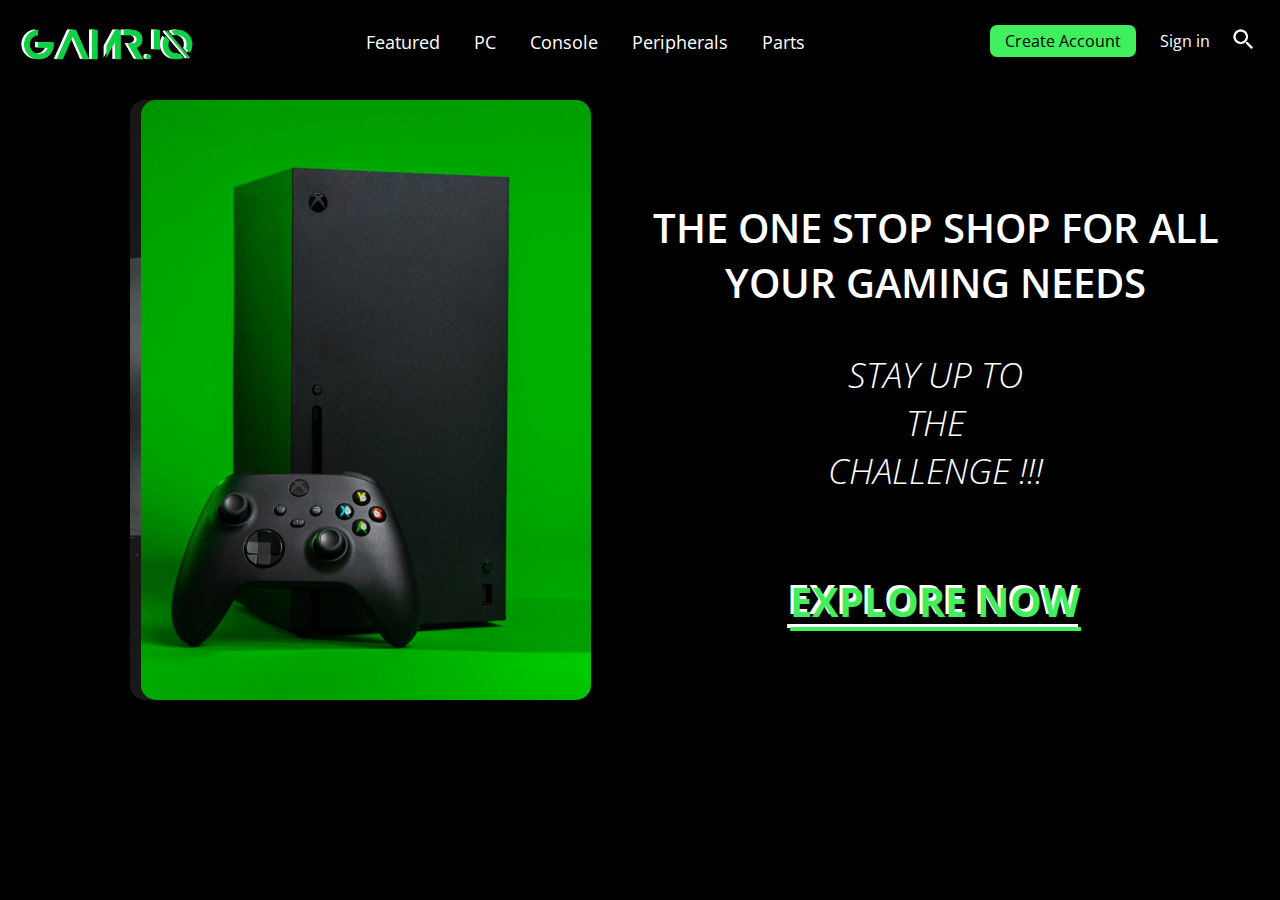
<file: assets/projects/gamr-io/pages/index.html>
<!DOCTYPE html>
<html lang="en">
  <head>
    <meta charset="UTF-8" />
    <meta http-equiv="X-UA-Compatible" content="IE=edge" />
    <meta name="viewport" content="width=device-width, initial-scale=1.0" />
    <title>Gamr.io | STAY UP TO THE CHALLENGE!!!</title>
    <link rel="shortcut icon" href="../gg (2).png" type="image/x-icon" />
    <link rel="stylesheet" href="../styles/index.css" />
  </head>
  <body>
    <section class="nav-bar">
      <div id="main-logo-wrap">
        <a href=""
          ><img id="main-logo" src="../gamr_io (2).png" alt=""
        /></a>
      </div>
      <div id="nav-items">
        <a href="../pages/featured.html">Featured</a>
        <a href="../pages/pc.html">PC</a>
        <a href="../pages/console.html">Console</a>
        <a href="../pages/peripherals.html">Peripherals</a>
        <a href="../pages/parts.html">Parts</a>
      </div>
      <div id="nav-account">
        <span><a href="">Create Account</a></span>
        <span><a href="../pages/featured.html">Sign in</a></span>
        <span
          ><img src="../outline_search_white_24dp.png" alt=""
        /></span>
      </div>
    </section>
    <section class="main-content">
      <div class="container">
        <div class="stack stack-one">
          <img src="../PS5_1.jpg" alt="" />
        </div>
        <div class="stack stack-two">
          <img src="../gpc.jpg" alt="" />
        </div>
        <div class="stack stack-three">
          <img src="../florian-olivo-gRQXs2KjrAo-unsplash.jpg" alt="" />
        </div>
        <div class="sub-content">
          <img
            src="../billy-freeman-DPOdCl4bGJU-unsplashedited.jpg"
            alt=""
          />
        </div>
        <div class="sub-content">
          <p>
            The one stop shop for all<br />
            your gaming needs
          </p>
          <p>
            Stay up to<br />
            the<br />
            challenge !!!
          </p>
          <p><a href="../pages/featured.html">Explore Now</a></p>
        </div>
      </div>
    </section>
  </body>
</html>
</file>
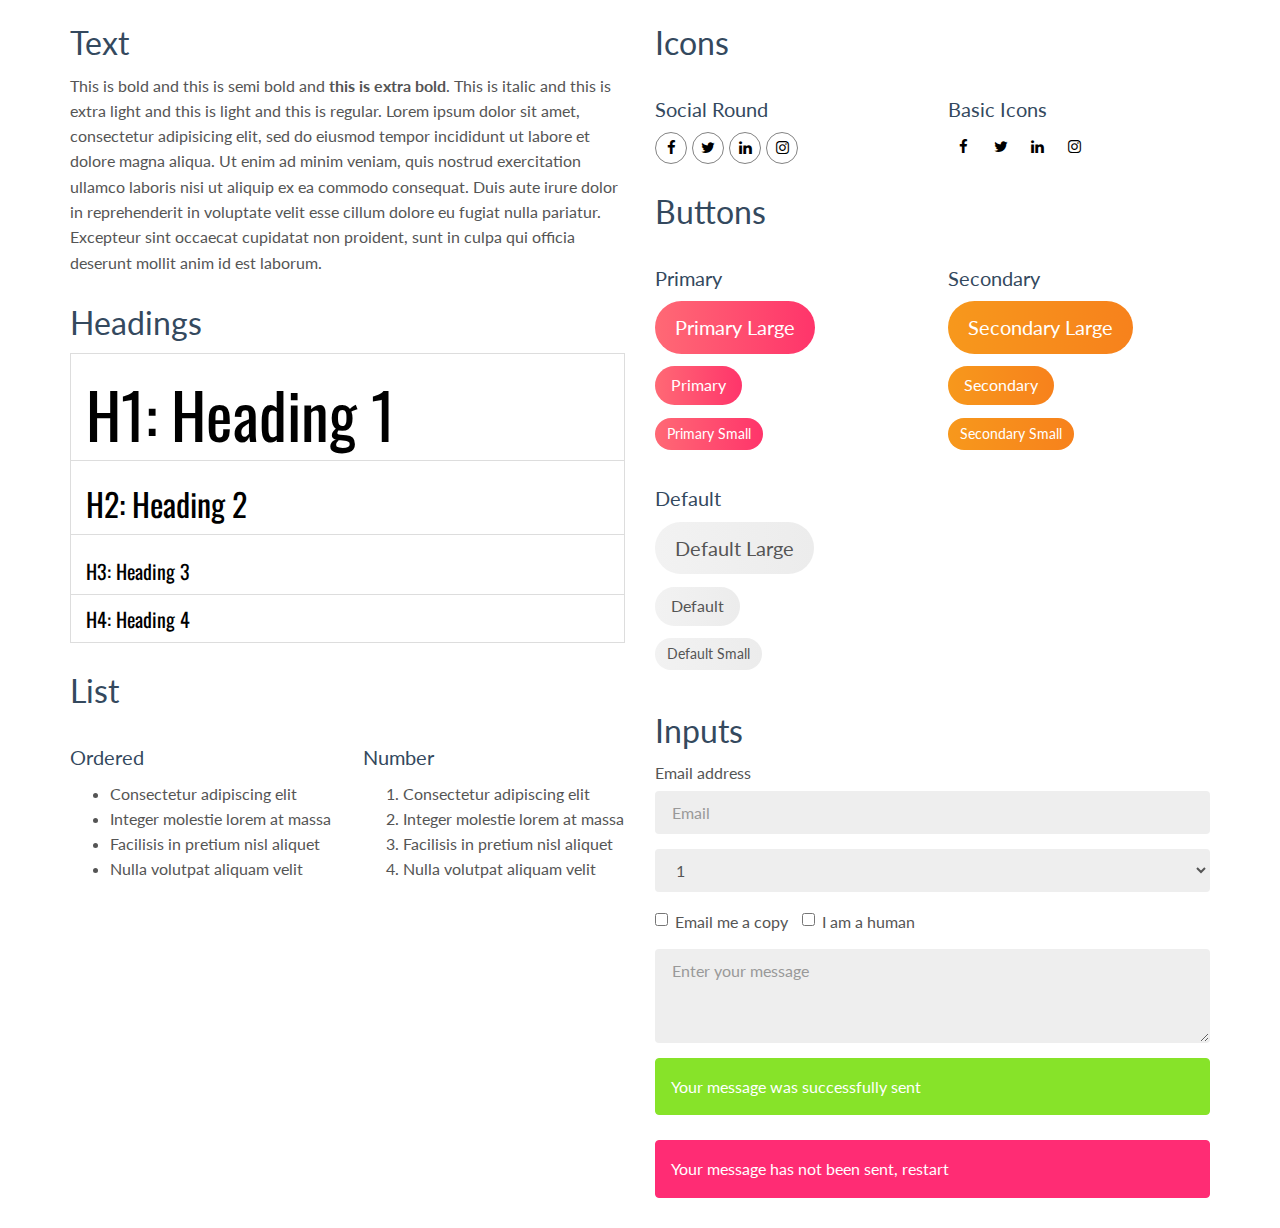
<file: components.html>
<!DOCTYPE html>
<html lang="en">

<head>
  <meta charset="UTF-8">
  <meta content="IE=edge" http-equiv="X-UA-Compatible">
  <meta content="width=device-width,initial-scale=1" name="viewport">
  <meta content="description" name="description">
  <meta name="google" content="notranslate" />
  <meta content="Mashup templates have been developped by Orson.io team" name="author">

  <!-- Disable tap highlight on IE -->
  <meta name="msapplication-tap-highlight" content="no">
  
  <link rel="apple-touch-icon" sizes="180x180" href="./assets/apple-icon-180x180.png">
  <link href="./assets/favicon.ico" rel="icon">

  <title>Title page</title>  

<link href="./main.d8e0d294.css" rel="stylesheet"></head>

<body class="white">


<!-- Add your site or app content here -->
  <div class="container">
    <div class="row">
      <div class="col-xs-12 col-md-6">

        <div class="template-example">
          <h2 class="template-title-example">Text</h2>
          <p>This is bold and this is semi bold and <b>this is extra bold</b>. This is italic and this is extra light and this is light
          and this is regular. Lorem ipsum dolor sit amet, consectetur adipisicing elit, sed do eiusmod
          tempor incididunt ut labore et dolore magna aliqua. Ut enim ad minim veniam,
          quis nostrud exercitation ullamco laboris nisi ut aliquip ex ea commodo
          consequat. Duis aute irure dolor in reprehenderit in voluptate velit esse
          cillum dolore eu fugiat nulla pariatur. Excepteur sint occaecat cupidatat non
          proident, sunt in culpa qui officia deserunt mollit anim id est laborum.
          </p>
        </div>

        <div class="template-example">
          <h2 class="template-title-example">Headings</h2>
          
          <table class="table table-bordered">
            <tr><td><h1>H1: Heading 1</h1></td></tr>
            <tr><td><h2>H2: Heading 2</h2></td></tr>
            <tr><td><h3>H3: Heading 3</h3></td></tr>
            <tr><td><h4>H4: Heading 4</h4></td></tr>
          </table>
          
        </div>

        
        <div class="template-example">
          <h2 class="template-title-example">List</h2>
          <div class="row">
            <div class="col-md-6">
              <h3 class="template-title-example">Ordered</h3>
              <ul>
                <li>Consectetur adipiscing elit</li>
                <li>Integer molestie lorem at massa</li>
                <li>Facilisis in pretium nisl aliquet</li>
                <li>Nulla volutpat aliquam velit</li>
              </ul>
            </div>
            <div class="col-md-6">
              <h3 class="template-title-example">Number</h3>
              <ol>
                <li>Consectetur adipiscing elit</li>
                <li>Integer molestie lorem at massa</li>
                <li>Facilisis in pretium nisl aliquet</li>
                <li>Nulla volutpat aliquam velit</li>
              </ol>
            </div>
          </div>
        </div>
        
      </div>

      <div class="col-xs-12 col-md-6">
        <div class="template-example">
          <h2 class="template-title-example">Icons</h2>
          
          <div class="row">
            <div class="col-md-6">
              <h3 class="template-title-example">Social Round</h2>
              <ul class="list-icons">
                <li>
                  <a href="" class="social-round-icon fa-icon">
                    <i class="fa fa-facebook"></i>
                  </a>
                </li>
                <li>
                  <a href="" class="social-round-icon fa-icon">
                    <i class="fa fa-twitter"></i>
                  </a>
                </li>
                <li>
                  <a href="" class="social-round-icon fa-icon">
                    <i class="fa fa-linkedin"></i>
                  </a>
                </li>
                <li>
                  <a href="" class="social-round-icon fa-icon">
                    <i class="fa fa-instagram"></i>
                  </a>
                </li>
              </ul>
            </div>
            <div class="col-md-6">
               <h3 class="template-title-example">Basic Icons</h2>
                <ul class="list-icons">
                  <li>
                    <span class="fa-icon">
                      <i class="fa fa-facebook"></i>
                    </span>
                  </li>
                  <li>
                    <span class="fa-icon">
                      <i class="fa fa-twitter"></i>
                    </span>
                  </li>
                  <li>
                    <span class="fa-icon">
                      <i class="fa fa-linkedin"></i>
                    </span>
                  </li>
                  <li>
                    <span class="fa-icon">
                      <i class="fa fa-instagram"></i>
                    </span>
                  </li>
                </ul>
            </div>

          </div>


          


        </div>

        <div class="template-example">
          <h2 class="template-title-example">Buttons</h2>
          <div class="row">
            <div class="col-md-6">
              <h3 class="template-title-example">Primary</h2>
              <div class="row">
                  <div class="col-md-6">
                  <p><a href="" class="btn btn-primary btn-lg">Primary Large</a></p>
                  <p><a href="" class="btn btn-primary">Primary </a></p>
                  <p><a href="" class="btn btn-primary btn-sm">Primary Small</a></p>
                </div>
              </div>

              <h3 class="template-title-example">Default</h2>
              <div class="row">
                  <div class="col-md-6">
                  <p><a href="" class="btn btn-default btn-lg">Default Large</a></p>
                  <p><a href="" class="btn btn-default">Default </a></p>
                  <p><a href="" class="btn btn-default btn-sm">Default Small</a></p>
                </div>
              </div>

            </div>

            <div class="col-md-6">
              <h3 class="template-title-example">Secondary</h2>
              <div class="row">
                  <div class="col-md-6">
                  <p><a href="" class="btn btn-info btn-lg">Secondary Large</a></p>
                  <p><a href="" class="btn btn-info">Secondary </a></p>
                  <p><a href="" class="btn btn-info btn-sm">Secondary Small</a></p>
                </div>
              </div>
            </div>
          </div>
        </div>
        
        <div class="template-example">
          <h2 class="template-title-example">Inputs</h2>

            <div class="form-group">
              <label for="exampleInputEmail1">Email address</label>
              <input type="email" class="form-control" id="exampleInputEmail1" placeholder="Email">
            </div>

            <div class="form-group">
              <select class="form-control">
                <option>1</option>
                <option>2</option>
                <option>3</option>
                <option>4</option>
                <option>5</option>
              </select>
            </div>

            <div class="form-group">
              <label class="checkbox-inline">
                <input 
                type="checkbox" id="inlineCheckbox1" value="option1"> Email me a copy
              </label>
              <label class="checkbox-inline">
                <input type="checkbox" id="inlineCheckbox2" value="option2"> I am a human
              </label>
            </div>

            <div class="form-group">
              <textarea class="form-control" rows="3" placeholder="Enter your message"></textarea>
            </div>
            
            <div class="alert alert-success" role="alert">Your message was successfully sent</div>
            <div class="alert alert-danger" role="alert">Your message has not been sent, restart</div>
        </div>




      </div>
    </div>
  </div>

<script type="text/javascript" src="./main.bc58148c.js"></script>
</file>
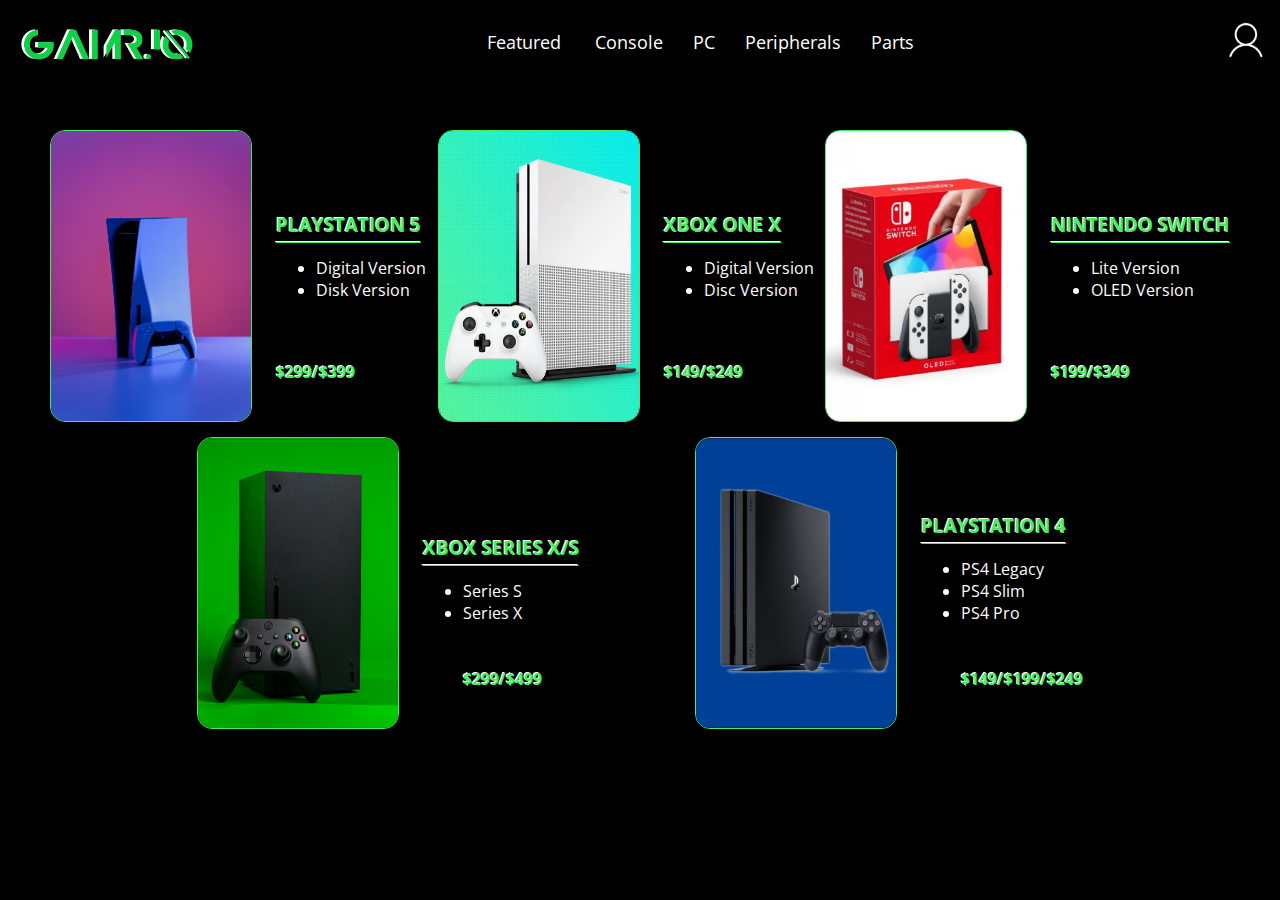
<file: assets/projects/gamr-io/pages/console.html>
<!DOCTYPE html>
<html lang="en">
  <head>
    <meta charset="UTF-8" />
    <meta http-equiv="X-UA-Compatible" content="IE=edge" />
    <meta name="viewport" content="width=device-width, initial-scale=1.0" />
    <link rel="shortcut icon" href="../gg (2).png" type="image/x-icon" />
    <title>Gamr.io | Console</title>
    <link rel="stylesheet" href="../styles/console.css" />
  </head>
  <body>
    <section class="nav-bar">
      <div id="main-logo-wrap">
        <a href="../pages/index.html"
          ><img id="main-logo" src="../gamr_io (2).png" alt=""
        /></a>
      </div>
      <div id="nav-items">
        <a href="../pages/featured.html">Featured</a>
        <a href="../pages/console.html">Console</a>
        <div class="dropdown">
          <a href="../pages/parts.html">Parts</a>
          <div class="dropdown-content">
            <a href="../pages/parts.html">Graphics Cards</a>
            <a href="">Processors</a>
            <a href="">Motherboards</a>
            <a href="">Fans</a>
            <a href="">Cases</a>
            <a href="">Others</a>
          </div>
        </div>
        <div class="dropdown">
          <a href="../pages/peripherals.html">Peripherals</a>
          <div class="dropdown-content">
            <a href="">Keyboards</a>
            <a href="../pages/peripherals.html">Mice</a>
            <a href="">Monitors</a>
            <a href="">Headsets</a>
            <a href="">Others</a>
          </div>
        </div>
        <div class="dropdown">
          <a href="../pages/pc.html">PC</a>
          <div class="dropdown-content">
            <a href="../pages/pc.html">High End</a>
            <a href="">Mid End</a>
            <a href="">Low End</a>
          </div>
        </div>
      </div>
      <div id="user">
        <div class="dropdown">
          <img src="../users.png" alt="" />
          <div class="dropdown-content-small">
            <a href="">Cart</a>
            <a href="">Profile</a>
            <a href="">Settings</a>
            <a href="../pages/index.html">Log Out</a>
          </div>
        </div>
      </div>
    </section>
    <section class="main-content">
      <div class="container">
        <div class="sub-content">
          <img src="../PS5_1.jpg" alt="" />
          <div>
            <p>PLAYSTATION 5</p>
            <ul>
              <li>Digital Version</li>
              <li>Disk Version</li>
            </ul>
            <br /><br />
            <span>$299/$399</span>
            <br /><br /><br />
          </div>
        </div>
        <div class="sub-content">
          <img src="../xboxone.jpg" alt="" />
          <div>
            <p>XBOX ONE X</p>
            <ul>
              <li>Digital Version</li>
              <li>Disc Version</li>
            </ul>
            <br /><br />
            <span>$149/$249</span>
            <br /><br /><br />
          </div>
        </div>
        <div class="sub-content">
          <img src="../switch.jpg" alt="" />
          <div>
            <p>NINTENDO SWITCH</p>
            <ul>
              <li>Lite Version</li>
              <li>OLED Version</li>
            </ul>
            <br /><br />
            <span>$199/$349</span>
            <br /><br /><br />
          </div>
        </div>
      </div>
      <div class="container-two">
        <div class="sub-content" id="sub-one">
          <img
            src="../billy-freeman-DPOdCl4bGJU-unsplashedited.jpg"
            alt=""
          />
          <div>
            <p>XBOX SERIES X/S</p>
            <ul>
              <li>Series S</li>
              <li>Series X</li>
              <br /><br />
              <span>$299/$499</span>
              <br /><br /><br />
            </ul>
          </div>
        </div>
        <div class="sub-content" id="sub-two">
          <img src="../ps4pro.jpg" alt="" />
          <div>
            <p>PLAYSTATION 4</p>
            <ul>
              <li>PS4 Legacy</li>
              <li>PS4 Slim</li>
              <li>PS4 Pro</li>
              <br /><br />
              <span>$149/$199/$249</span>
              <br /><br /><br />
            </ul>
          </div>
        </div>
      </div>
    </section>
  </body>
</html>
</file>
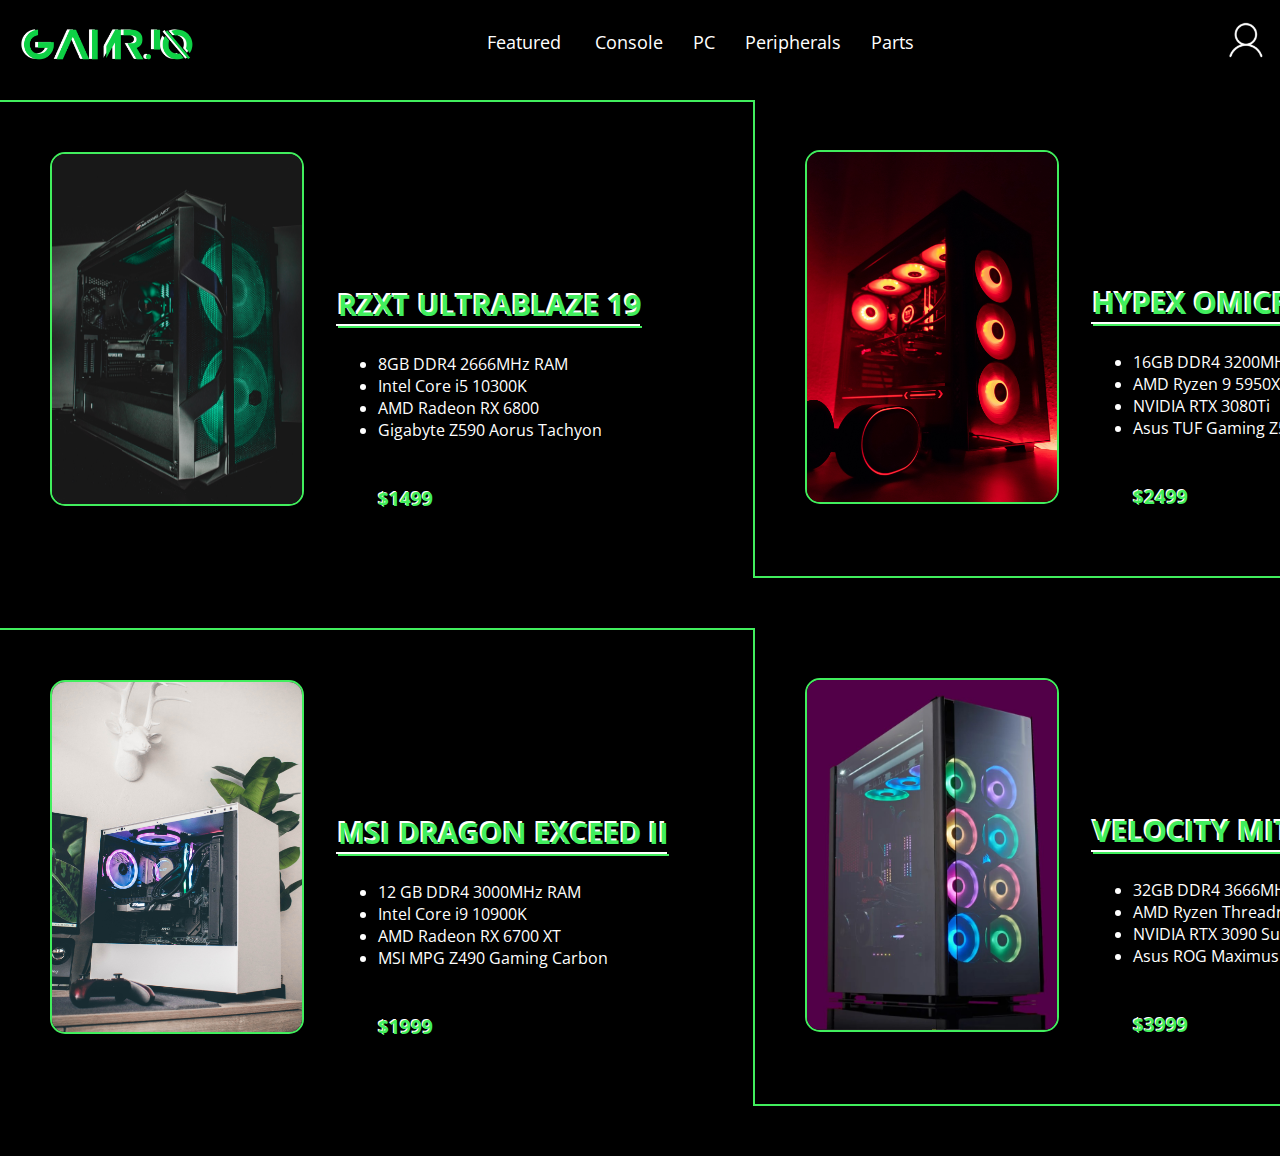
<file: assets/projects/gamr-io/pages/pc.html>
<!DOCTYPE html>
<html lang="en">
  <head>
    <meta charset="UTF-8" />
    <meta http-equiv="X-UA-Compatible" content="IE=edge" />
    <meta name="viewport" content="width=device-width, initial-scale=1.0" />
    <link rel="shortcut icon" href="../gg (2).png" type="image/x-icon" />
    <title>Gamr.io | PC</title>
    <link rel="stylesheet" href="../styles/pc.css" />
  </head>
  <body>
    <section class="nav-bar">
      <div id="main-logo-wrap">
        <a href="../pages/index.html"
          ><img id="main-logo" src="../gamr_io (2).png" alt=""
        /></a>
      </div>
      <div id="nav-items">
        <a href="../pages/featured.html">Featured</a>
        <a href="../pages/console.html">Console</a>
        <div class="dropdown">
          <a href="../pages/parts.html">Parts</a>
          <div class="dropdown-content">
            <a href="../pages/parts.html">Graphics Cards</a>
            <a href="">Processors</a>
            <a href="">Motherboards</a>
            <a href="">Fans</a>
            <a href="">Cases</a>
            <a href="">Others</a>
          </div>
        </div>
        <div class="dropdown">
          <a href="../pages/peripherals.html">Peripherals</a>
          <div class="dropdown-content">
            <a href="">Keyboards</a>
            <a href="../pages/peripherals.html">Mice</a>
            <a href="">Monitors</a>
            <a href="">Headsets</a>
            <a href="">Others</a>
          </div>
        </div>
        <div class="dropdown">
          <a href="../pages/pc.html">PC</a>
          <div class="dropdown-content">
            <a href="../pages/pc.html">High End</a>
            <a href="">Mid End</a>
            <a href="">Low End</a>
          </div>
        </div>
      </div>
      <div id="user">
        <div class="dropdown">
          <img src="../users.png" alt="" />
          <div class="dropdown-content-small">
            <a href="">Cart</a>
            <a href="">Profile</a>
            <a href="">Settings</a>
            <a href="../pages/index.html">Log Out</a>
          </div>
        </div>
      </div>
    </section>
    <section class="main-content">
      <div class="content-container">
        <div class="content" id="one">
          <img src="../florian-olivo-gRQXs2KjrAo-unsplash.jpg" alt="" />
          <div>
            <p>RZXT ULTRABLAZE 19</p>
            <ul>
              <li>8GB DDR4 2666MHz RAM</li>
              <li>Intel Core i5 10300K</li>
              <li>AMD Radeon RX 6800</li>
              <li>Gigabyte Z590 Aorus Tachyon</li>
              <br /><br />
              <strong class="price">$1499</strong>
            </ul>
          </div>
        </div>
        <div class="content" id="two">
          <img
            src="../christian-wiediger-XfSk_BMLj0A-unsplash.jpg"
            alt=""
          />
          <div>
            <p>HYPEX OMICRON</p>
            <ul>
              <li>16GB DDR4 3200MHz RAM</li>
              <li>AMD Ryzen 9 5950X</li>
              <li>NVIDIA RTX 3080Ti</li>
              <li>Asus TUF Gaming Z590</li>

              <br /><br />
              <strong class="price">$2499</strong>
            </ul>
          </div>
        </div>
        <div class="content" id="three">
          <img src="../andre-tan-8yesL5ZPjIU-unsplash.jpg" alt="" />
          <div>
            <p>MSI DRAGON EXCEED II</p>
            <ul>
              <li>12 GB DDR4 3000MHz RAM</li>
              <li>Intel Core i9 10900K</li>
              <li>AMD Radeon RX 6700 XT</li>
              <li>MSI MPG Z490 Gaming Carbon</li>

              <br /><br />
              <strong class="price">$1999</strong>
            </ul>
          </div>
        </div>
        <div class="content" id="four">
          <img src="../unrealpc.jpg" alt="" />
          <div>
            <p>VELOCITY MITRO TX515</p>
            <ul>
              <li>32GB DDR4 3666MHz RAM</li>
              <li>AMD Ryzen Threadripper 3990X</li>
              <li>NVIDIA RTX 3090 Super</li>
              <li>Asus ROG Maximus XII Extreme</li>

              <br /><br />
              <strong class="price">$3999</strong>
            </ul>
          </div>
        </div>
      </div>
    </section>
  </body>
</html>
</file>
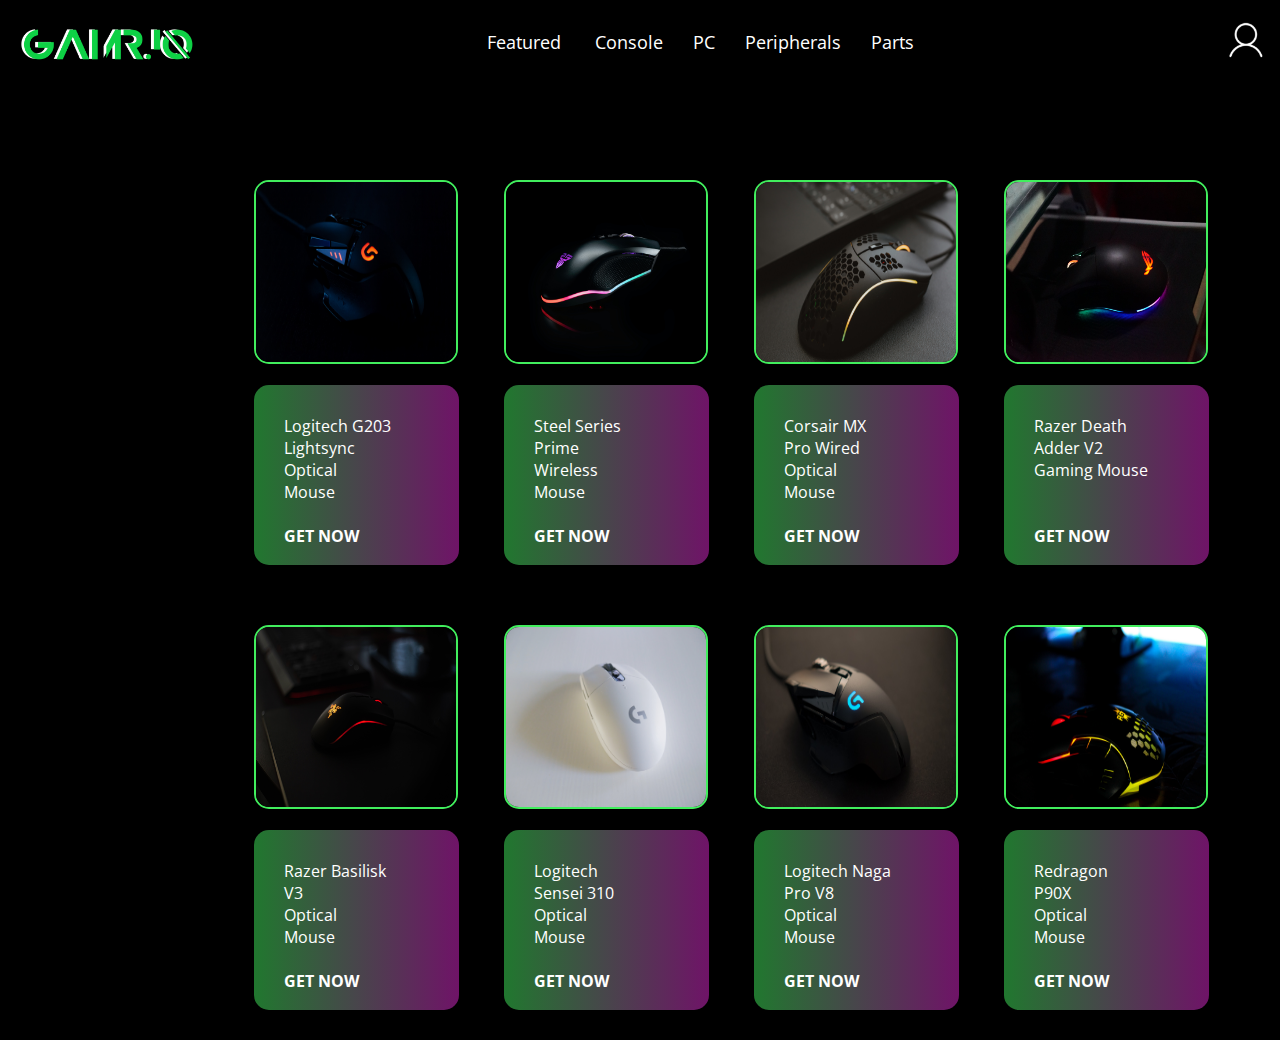
<file: assets/projects/gamr-io/pages/peripherals.html>
<!DOCTYPE html>
<html lang="en">
  <head>
    <meta charset="UTF-8" />
    <meta http-equiv="X-UA-Compatible" content="IE=edge" />
    <meta name="viewport" content="width=device-width, initial-scale=1.0" />
    <link rel="shortcut icon" href="../gg (2).png" type="image/x-icon" />
    <title>Gamr.io | Peripherals</title>
    <link rel="stylesheet" href="../styles/peripherals.css" />
  </head>
  <body>
    <section class="nav-bar">
      <div id="main-logo-wrap">
        <a href="../pages/index.html"
          ><img id="main-logo" src="../gamr_io (2).png" alt=""
        /></a>
      </div>
      <div id="nav-items">
        <a href="../pages/featured.html">Featured</a>
        <a href="../pages/console.html">Console</a>
        <div class="dropdown">
          <a href="../pages/parts.html">Parts</a>
          <div class="dropdown-content">
            <a href="../pages/parts.html">Graphics Cards</a>
            <a href="">Processors</a>
            <a href="">Motherboards</a>
            <a href="">Fans</a>
            <a href="">Cases</a>
            <a href="">Others</a>
          </div>
        </div>
        <div class="dropdown">
          <a href="../pages/peripherals.html">Peripherals</a>
          <div class="dropdown-content">
            <a href="">Keyboards</a>
            <a href="../pages/peripherals.html">Mice</a>
            <a href="">Monitors</a>
            <a href="">Headsets</a>
            <a href="">Others</a>
          </div>
        </div>
        <div class="dropdown">
          <a href="../pages/pc.html">PC</a>
          <div class="dropdown-content">
            <a href="../pages/pc.html">High End</a>
            <a href="">Mid End</a>
            <a href="">Low End</a>
          </div>
        </div>
      </div>
      <div id="user">
        <div class="dropdown">
          <img src="../users.png" alt="" />
          <div class="dropdown-content-small">
            <a href="">Cart</a>
            <a href="">Profile</a>
            <a href="">Settings</a>
            <a href="../pages/index.html">Log Out</a>
          </div>
        </div>
      </div>
    </section>
    <section class="main-content">
      <div class="items">
        <img src="../oj-vT9wdN7uItc-unsplash.jpg" alt="" />
        <div class="overlay">
          <p>
            Logitech G203<br />
            Lightsync<br />
            Optical<br />
            Mouse <br /><br />
            <strong>GET NOW</strong>
          </p>
        </div>
      </div>
      <div class="items">
        <img
          src="../nerfee-mirandilla-2mBKkeklHbI-unsplash.jpg"
          alt=""
        />
        <div class="overlay">
          <p>
            Steel Series<br />
            Prime<br />
            Wireless<br />
            Mouse<br /><br />
            <strong>GET NOW</strong>
          </p>
        </div>
      </div>
      <div class="items">
        <img src="../maar-gaming-Pv--vb5vwzQ-unsplash.jpg" alt="" />
        <div class="overlay">
          <p>
            Corsair MX<br />
            Pro Wired<br />
            Optical<br />
            Mouse<br /><br />
            <strong>GET NOW</strong>
          </p>
        </div>
      </div>
      <div class="items">
        <img
          src="../jose-g-ortega-castro-6ODs5J0EcD8-unsplash.jpg"
          alt=""
        />
        <div class="overlay">
          <p>
            Razer Death<br />
            Adder V2<br />
            Gaming Mouse<br /><br /><br />
            <strong>GET NOW</strong>
          </p>
        </div>
      </div>
      <div class="items">
        <img src="../higor-hanschen-p25PXEY3SAU-unsplash.jpg" alt="" />
        <div class="overlay">
          <p>
            Razer Basilisk<br />
            V3<br />
            Optical<br />
            Mouse<br /><br />
            <strong>GET NOW</strong>
          </p>
        </div>
      </div>
      <div class="items">
        <img src="../frankie-VghbBAYqUJ0-unsplash.jpg" alt="" />
        <div class="overlay">
          <p>
            Logitech<br />
            Sensei 310<br />
            Optical<br />
            Mouse<br /><br />
            <strong>GET NOW</strong>
          </p>
        </div>
      </div>
      <div class="items">
        <img src="../emiliano-cicero-xo-MJALGPrI-unsplash.jpg" alt="" />
        <div class="overlay">
          <p>
            Logitech Naga<br />
            Pro V8<br />
            Optical<br />
            Mouse<br /><br />
            <strong>GET NOW</strong>
          </p>
        </div>
      </div>
      <div class="items">
        <img
          src="../supratik-deshmukh-Soh2aeqILLU-unsplash.jpg"
          alt=""
        />
        <div class="overlay">
          <p>
            Redragon<br />
            P90X<br />
            Optical<br />
            Mouse<br /><br />
            <strong>GET NOW</strong>
          </p>
        </div>
      </div>
    </section>
  </body>
</html>
</file>
<file: assets/projects/Nile-Clone-2021/styles.css>
@import url("https://fonts.googleapis.com/css2?family=Gilda+Display&family=Manrope&display=swap");

/* Gilda Display: Serif, Manrope: Sans-Serif */
* {
  box-sizing: border-box;
  margin: 0;
  padding: 0;
}

#nav-sec {
  display: flex;
  font-family: "Gilda Display", serif;
  height: 86px;
  background-color: #ffffff;
}

.sticky {
  position: fixed;
  top: 0;
  width: 100%;
  z-index: 1000;
  box-shadow: 0px 0px 7px #000000;
}

.nile-logo {
  flex: 1 200px;
  padding: 20px 10px 10px 150px;
}

.nile-logo img {
  width: 200px;
  height: 42px;
}

#opt-fees {
  padding-right: 20px;
}

.nav-bar {
  flex: 2;
}

.nav-bar i {
  font-size: 15px;
  margin: 10px 15px 0px 15px;
}

.nav-bar a {
  text-decoration: none;
  color: #000000;
  font-size: 1.2em;
}

.nav-bar a:hover {
  color: #0e55a7;
}

#nav-fees {
  padding-right: 15px;
}

.menu-inner {
  display: inline-block;
  height: 45px;
  position: relative;
}

#drag-handle {
  width: 40px;
  height: 30px;
  margin-top: 15px;
  margin-right: 100px;
  position: absolute;
  top: 7px;
}

.notice {
  font-family: "Manrope", sans-serif;
  font-size: 1.3em;
  text-align: center;
  background: #0e55a7;
  color: #ffffff;
  margin-top: 86px;
}

.notice p {
  display: inline-block;
  margin-bottom: 30px;
}

.notice #arrow-right {
  display: inline-block;
  padding-top: 50px;
  position: relative;
}

.notice img {
  position: absolute;
  height: 40px;
  width: 30px;
  top: 22px;
}

.slide-btn {
  background-color: #0e55a7;
  padding: 15px 20px 15px 20px;
  width: 175px;
  font-family: "Manrope", sans-serif;
  color: #ffffff;
  text-align: center;
  font-weight: 600;
  font-size: 1.1em;
}

.slides-container {
  max-width: 100%;
  position: relative;
  background: black;
}

/* Hide the images by default */
.slide {
  display: none;
  position: relative;
  top: 0;
  height: 550px;
  overflow: hidden;
  background-size: cover;
  background-position: center;
  color: #ffffff;
  font-family: "Gilda Display", serif;
}

/* Next & previous buttons */
#prev,
#next {
  cursor: pointer;
  position: absolute;
  top: 50%;
  width: auto;
  margin-top: -22px;
  padding: 16px;
  color: white;
  font-weight: bold;
  font-size: 18px;
  transition: 0.6s s;
  border-radius: 0 3px 3px 0;
  user-select: none;
}

/* Position the "next button" to the right */
#next {
  right: 0;
  border-radius: 3px 0 0 3px;
}

/* On hover, add a black background color with a little bit see-through */
#prev:hover,
#next:hover {
  background-color: rgba(0, 0, 0, 0.8);
}

/* The dots/bullets/indicators */
.dot {
  cursor: pointer;
  height: 17px;
  width: 17px;
  margin: 0 2px;
  background-color: rgba(0, 0, 0, 0);
  border: 2px solid #c7c7c7;
  border-radius: 50%;
  display: inline-block;
  transition: background-color 0.6s ease;
}

.active,
.dot:hover {
  background-color: #ffffff;
  border: 2px #c7c7c7;
  border: 2 solid #c7c7c7;
}

/* Fading animation */
.fade {
  animation-name: fade;
  animation-duration: 0.7s;
}

@keyframes fade {
  0% {
    transform: translateX(200%);
  }

  100% {
    transform: translateX(0px);
  }
}

.slide-one {
  background: linear-gradient(rgba(0, 0, 0, 0.3), rgba(0, 0, 0, 0.3)),
    url("images/slides/slider-5.jpg");
  background-position: center;
  background-repeat: no-repeat;
  background-size: cover;
  color: #ffffff;
}

.slide-two {
  background: linear-gradient(rgba(0, 0, 0, 0.3), rgba(0, 0, 0, 0.3)),
    url("images/slides/slider1.jpeg");
  background-position: center;
  background-repeat: no-repeat;
  background-size: cover;
  color: #ffffff;
}

.slide-three {
  background: linear-gradient(rgba(0, 0, 0, 0.3), rgba(0, 0, 0, 0.3)),
    url("images/slides/slider2.jpeg");
  background-position: center;
  background-repeat: no-repeat;
  background-size: cover;
  color: #ffffff;
}

.slide-four {
  background: linear-gradient(rgba(0, 0, 0, 0.3), rgba(0, 0, 0, 0.3)),
    url("images/slides/slider-1.jpg");
  background-position: center;
  background-repeat: no-repeat;
  background-size: cover;
  color: #ffffff;
}

.slide-five {
  background: linear-gradient(rgba(0, 0, 0, 0.3), rgba(0, 0, 0, 0.3)),
    url("images/slides/slider4.jpeg");
  background-position: center;
  background-repeat: no-repeat;
  background-size: cover;
  color: #ffffff;
}

.slide-six {
  background: linear-gradient(rgba(0, 0, 0, 0.3), rgba(0, 0, 0, 0.3)),
    url("images/slides/slider5.jpeg");
  background-position: center;
  background-repeat: no-repeat;
  background-size: cover;
  color: #ffffff;
}

.slide-seven {
  background: linear-gradient(rgba(0, 0, 0, 0.3), rgba(0, 0, 0, 0.3)),
    url("images/slides/slider-7.png");
  background-position: center;
  background-repeat: no-repeat;
  background-size: cover;
  color: #ffffff;
}

#dot-cnt {
  position: absolute;
  bottom: 3px;
  left: 40%;
}

.slide-content {
  position: absolute;
  left: 13%;
  top: 28%;
  padding-right: 100px;
}

.slide-content p:first-child {
  font-size: 40px;
  margin: 10px 0px 60px 0px;
}

.slide-content p:nth-child(2) {
  font-family: "Manrope", sans-serif;
  font-size: 20px;
  margin: 20px 0px 50px 0px;
}

.slide-three p:first-child {
  margin-bottom: 30px;
}

.slide-three p:nth-child(2) {
  margin-top: 0px;
}

.slide-five p:first-child {
  margin-bottom: 40px;
}

.slide-five p:nth-child(2) {
  margin-right: 30%;
  font-size: 1.3em;
}

.slide-six p:first-child {
  margin-bottom: 30px;
}

.slide-six p:nth-child(2) {
  margin-right: 40%;
}

.card-container {
  display: flex;
  justify-content: center;
  padding: 100px 50px 100px 50px;
}

.info-card {
  width: 28%;
  height: 400px;
  background-color: #0e55a7;
  margin: 10px;
  border: 2px solid #0e55a7;
  border-radius: 15px;
}

#middle-card {
  width: 25%;
  height: 400px;
  background-color: #ffffff;
  margin: 10px;
  border: 2px solid #0e55a7;
  border-radius: 15px;
}

.card-title {
  padding: 30px;
}

.card-title p {
  color: #ffffff;
  font-size: 1.5em;
  text-align: center;
  font-family: "Manrope", sans-serif;
  font-weight: bold;
}

.card-body p {
  color: #ffffff;
  font-family: "Manrope", sans-serif;
  font-size: 1.3em;
  padding: 40px;
  text-align: center;
  font-weight: 100;
}

.card-container hr {
  max-width: 80%;
  position: relative;
  left: 10%;
  border-top: 1px solid white;
  border-bottom: 0px;
}

.card-container #middle-card hr {
  border-top: 1px solid black;
}

.card-footer {
  margin-left: 33%;
  font-size: 1.3em;
  font-family: "Manrope", sans-serif;
  font-weight: bold;
  color: #ffffff;
  cursor: pointer;
}

.card-footer i {
  margin-left: 15px;
}

#middle-card div p {
  color: #000000;
}

#middle-card i,
#middle-card span {
  color: #000000;
}

#chat-header {
  font-size: 40px;
  font-family: "Gilda Display", serif;
  font-weight: 100;
  text-align: center;
}

.chat-card-container {
  display: flex;
  justify-content: center;
  padding: 50px;
}

.chat-card {
  width: 22%;
  height: 360px;
  margin: 30px;
  border-radius: 7px;
  background-color: #0e55a7;
  padding-top: 60px;
  overflow: none;
  border: 0.1px solid #dadbdd;
  transition: 0.5s;
}

.chat-card:hover {
  box-shadow: 0px 0px 3px black;
  margin-top: 20px;
  cursor: default;
}

.pfp-body {
  position: relative;
  background-color: #ffffff;
  height: 300px;
  border-bottom: 0.1px solid #dadbdd;
  border-radius: 0px 0px 7px 7px;
}

.pfp-body img {
  position: absolute;
  left: 32%;
  top: -40px;
  border-radius: 50%;
  border: 4px solid white;
}

.student {
  padding-top: 80px;
  text-align: center;
  font-family: "Manrope", serif;
}

.student p:first-child {
  font-weight: bold;
  padding-bottom: 10px;
}

.student p:nth-child(3) {
  padding: 15px 0 15px 0;
  font-weight: lighter;
}

.student p:nth-child(4) {
  padding-bottom: 10px;
}

.student hr {
  width: 80%;
  margin-left: 25px;
}

.chat-button {
  margin-top: 15px;
  margin-left: 35px;
  border-radius: 30px;
  width: 70%;
  border: 1px solid #0e55a7;
  padding-top: 10px;
  padding-bottom: 10px;
  transition: 0.5s;
}

.chat-button:hover {
  background: #0e55a7;
  color: #ffffff;
  cursor: pointer;
}

.faculty-sec {
  display: flex;
  width: 100%;
  height: 600px;
  justify-content: center;
  background: url("images/faculty-sctn-img.jpeg");
  margin-bottom: 100px;
}

.faculty-sec div:first-child {
  width: 34%;
  height: 600px;
  background: rgba(0, 0, 0, 0);
  color: #ffffff;
  margin: 70px 20px 50px 100px;
}

.faculty-sec div:nth-child(2) {
  background: rgba(0, 0, 0, 0.3);
  width: 66%;
  height: 600px;
}

.faculty-sec div p:first-child {
  font-size: 40px;
  font-family: "Gilda Display", serif;
  margin-bottom: 40px;
}

.faculty-sec div p:nth-child(2) {
  font-size: 1.3em;
  font-family: "Manrope", sans-serif;
  margin-bottom: 40px;
  font-weight: lighter;
}

.faculty-sec div p:nth-child(3) {
  font-size: 1.3em;
  font-family: "Manrope", sans-serif;
  margin-bottom: 60px;
  font-weight: lighter;
}

.fac-btn {
  font-family: "Manrope", sans-serif;
  background-color: #0e55a7;
  padding: 15px 20px 15px 20px;
  text-align: center;
  width: 200px;
  font-size: 1.2em;
  font-weight: bold;
}

.faculty-table {
  padding-top: 50px;
}

.faculty-table table {
  border-collapse: collapse;
  font-size: 26px;
  color: white;
}

.faculty-table td {
  padding: 60px 0px 60px 30px;
  border: 3px solid white;
  transition: 0.5s;
}

.faculty-table i {
  display: none;
  margin-left: 10px;
}

.faculty-table tr:first-child td {
  border-top: none;
}

.faculty-table tr:last-child td {
  border-bottom: none;
  padding-right: 110px;
}

.faculty-table td:first-of-type {
  border-left: none;
  padding-right: 140px;
}

.faculty-table td:last-of-type {
  border-right: none;
}

.faculty-table td:hover {
  background-color: #0e55a7;
  cursor: pointer;
}

.faculty-table td:hover i {
  display: inline;
}

.aim-container {
  display: flex;
  justify-content: center;
  margin-bottom: 80px;
}

.aim-cards {
  width: 25%;
  height: 400px;
  background-color: #f5f9ff;
  margin: 20px;
}

.aim-icon img {
  width: 80px;
  margin-left: 38%;
  margin-top: 75px;
}

.aim-cards p:first-of-type {
  font-size: 40px;
  font-family: "Gilda Display", serif;
  margin-bottom: 40px;
  text-align: center;
  margin-top: 20px;
  font-weight: bold;
}

.aim-cards p:last-of-type {
  text-align: center;
  font-family: "Manrope", sans-serif;
  font-size: 1.3em;
}

.logo-launch-vid {
  margin-left: 10.5%;
  margin-bottom: 100px;
}

.src-pres-container {
  display: flex;
  justify-content: center;
}

.src-pres-text {
  width: 50%;
  background: #f5f9ff;
  padding: 20px;
  height: 550px;
}

.src-pres-image {
  margin-top: 110px;
}

.src-pres-image img {
  width: 550px;
  height: 350px;
}

.src-pres-text p:first-child {
  font-size: 1.3em;
  font-family: "Gilda Display", sans-serif;
  padding: 30px;
}

.src-pres-text p:last-child {
  font-size: 1.3em;
  font-family: "Manrope", serif;
  padding: 30px;
  color: #0e55a7;
  font-weight: bold;
}

.news {
  display: flex;
  justify-content: center;
}

.main-news {
  padding: 20px;
  width: 43%;
}

.main-news > p {
  font-family: "Gilda Display", sans-serif;
  font-size: 40px;
  padding-bottom: 20px;
}

.main-news div.tag-container {
  background-image: url("images/latest-news.jpg");
  background-position: center;
  height: 400px;
  width: 600px;
  position: relative;
}

#main-tag {
  position: absolute;
  background: #0e55a7;
  color: #ffffff;
  font-size: 0.8em;
  font-family: "Manrope", serif;
  width: 100px;
  right: 0px;
  text-align: center;
  padding: 5px 3px 5px 3px;
  margin: 10px;
  border-radius: 15px;
}

.side-news {
  width: 40%;
  margin-top: 85px;
}

#news-bottom-text {
  font-size: 31px;
  font-family: "Gilda Display", sans-serif;
  margin-top: 15px;
}

.date {
  font-family: "Manrope", serif;
  margin-top: 10px;
  margin-bottom: 40px;
  font-size: 1.2em;
  font-weight: lighter;
}

.side-tag {
  background: #0e55a7;
  padding: 3px 10px 3px 10px;
  border-radius: 15px;
  font-size: 0.8em;
  font-family: "Manrope", serif;
  color: #ffffff;
}

.side-items div p {
  font-family: "Gilda Display", sans-serif;
  font-size: 24px;
  padding-top: 10px;
}

.big-btn {
  background: #0e55a7;
  width: 250px;
  text-align: center;
  font-family: "Manrope", serif;
  font-size: 1.3em;
  margin-left: 41.5%;
  margin-bottom: 50px;
  padding: 20px 40px 20px 40px;
  color: #ffffff;
  font-weight: bold;
}

.latest-events {
  display: flex;
  justify-content: center;
  margin-bottom: 40px;
}

.event-image {
  font-family: "Gilda Display", sans-serif;
  font-size: 40px;
}

.event-image img {
  width: 600px;
  height: 400px;
  margin-top: 20px;
}

.event-list {
  width: 40%;
  margin-top: 65px;
  margin-left: 30px;
}

.event-list div.event-date {
  display: inline-block;
  font-family: "Gilda Display", sans-serif;
  color: #0e55a7;
  font-size: 1.5em;
}

.event-list > div {
  position: relative;
  margin-bottom: 15px;
}

.event-list span {
  font-size: 44px;
}

.event-list div.event-info {
  position: absolute;
  top: 10px;
  padding: 0px 30px 30px 30px;
  display: inline-block;
  font-family: "Gilda Display", sans-serif;
  color: #000000;
  font-size: 1.5em;
}

.club-container {
  display: grid;
  grid-template-columns: repeat(2, 46%);
  grid-template-rows: repeat(2, 450px);
  margin-left: 100px;
  margin-bottom: 100px;
}

.club-container img {
  width: 100%;
  height: 450px;
}

.clubs-text {
  background: #f5f9ff;
  padding: 80px 40px 30px 40px;
}

.club-container p:first-child {
  font-family: "Gilda Display", sans-serif;
  font-size: 40px;
  margin-bottom: 60px;
}

.club-container p:nth-child(2) {
  font-family: "Manrope", serif;
  font-size: 1.3em;
  margin-bottom: 60px;
}

.club-btn {
  background: #0e55a7;
  width: 200px;
  text-align: center;
  font-family: "Manrope", serif;
  font-size: 1.1em;
  padding: 20px 40px 20px 40px;
  color: #ffffff;
  font-weight: bold;
}

#social-head {
  margin-left: 100px;
  margin-bottom: 100px;
  font-family: "Gilda Display", sans-serif;
  font-size: 40px;
}

.socials-container {
  background: #1e4da1;
  height: 90vh;
  width: 100%;
  padding-top: 50px;
  font-family: "Gilda Display", sans-serif;
}
.bottom-footer {
  background: rgb(76, 109, 207);
  height: 93px;
  width: 1770px;
  margin-left: -507px;
  margin-top: 18px;
}
.footer-logo {
  background-image: url("images/nile-logo-white.svg");
  background-repeat: no-repeat;
  height: 400px;
  width: 280px;
  margin-top: 90px;
  margin-left: 130px;
}
.nile-description {
  display: grid;
  grid-template-columns: 1fr 1fr;
  width: 60%;
  margin-top: -300px;
  margin-left: 139px;
}
.fa-map-marker-alt {
  font-size: 24px;
  opacity: 0.6;
}
.nile-description .address {
  white-space: nowrap;
  font-size: 16px;
  line-height: 28px;
  color: white;
}
.nile-description .nile-phone-number {
  white-space: nowrap;
  font-size: 16px;
  line-height: 28px;
  color: white;
}
.fa-phone-alt {
  font-size: 24px;
  opacity: 0.6;
}

.nile-side-footer {
  position: absolute;
  top: 7000px;
  right: 200px;
}

div.nile-side-footer ul li {
  padding-left: 20px;
  font-family: "Manrope", serif;
}

.nile-footer-hr {
  color: white;
  width: 700px;
  margin-left: 130px;
  margin-top: 60px;
  margin-bottom: 60px;
}
.socials {
  margin-left: 100px;
}
.socials ul {
  list-style: none;
}
.socials ul li {
  float: left;
  padding-left: 30px;
  padding-right: 50px;
  color: white;
  font-family: "Manrope", serif;
}
.socials ul li:hover {
  cursor: pointer;
}
.nile-socials-icons {
  margin-top: 120px;
}
.nile-socials-icons .fab {
  font-size: 25px;
  color: white;
  opacity: 0.6;
}

.nile-side-footer ul {
  margin-left: 340px;
  margin-top: 150px;
  line-height: 60px;
  list-style: none;
  border-left: 1px solid rgb(194, 194, 194);
}
.nile-side-footer ul li {
  color: white;
}
#copyright {
  color: white;
  background-color: rgba(0, 119, 255, 0.712);
  margin-top: 200px;
  height: 97px;
  padding: 40px 40px 40px 125px;
  font-family: "Manrope", serif;
}
</file>
<file: assets/projects/gamr-io/styles/index.css>
@import url("https://fonts.googleapis.com/css2?family=Open+Sans:ital,wght@0,300;0,400;0,500;0,600;0,700;1,300;1,400;1,500;1,600;1,700&display=swap");

body {
  background-color: #000000;
  font-family: "Open Sans", sans-serif;
  padding: 0;
  margin: 0;
  color: #ffffff;
}

.dropdown {
  float: right;
  overflow: hidden;
}

.dropdown-content {
  display: none;
  position: absolute;
  background-color: rgba(221, 39, 206, 0.5);
  min-width: 160px;
  box-shadow: 0px 8px 16px 0px rgba(0, 0, 0, 0.2);
  z-index: 1;
  right: 20;
}

.dropdown-content-small {
  display: none;
  position: absolute;
  background-color: rgba(221, 39, 206, 0.5);
  min-width: 100px;
  box-shadow: 0px 8px 16px 0px rgba(0, 0, 0, 0.2);
  z-index: 1;
  right: 10px;
}

.dropdown-content a {
  float: none;
  margin-left: 20px;
  padding-top: 12px;
  padding-bottom: 12px;
  text-decoration: none;
  display: block;
  text-align: center;
}

.dropdown-content-small a {
  float: none;
  margin-left: 20px;
  color: #ffffff;
  padding-top: 12px;
  padding-bottom: 12px;
  text-decoration: none;
  display: block;
  text-align: center;
}

.dropdown:hover .dropdown-content,
.dropdown:hover .dropdown-content-small {
  display: block;
}

.nav-bar {
  display: flex;
  justify-content: space-between;
}

#main-logo-wrap {
  margin-left: 10px;
}

#main-logo-wrap,
#nav-items {
  height: 70px;
  margin-top: 10px;
}

#main-logo {
  width: 200px;
  height: 70px;
}

#nav-items {
  padding-top: 20px;
}

#nav-items a {
  text-decoration: none;
  color: #ffffff;
  margin-right: 30px;
  font-size: 1.1em;
  position: relative;
}

.nav-bar #nav-items a:after {
  position: absolute;
  bottom: 0;
  left: 0;
  right: 0;
  margin: auto;
  width: 0%;
  content: ".";
  color: transparent;
  background: #41ee5d;
  height: 2px;
  transition: all 0.5s;
}

.nav-bar #nav-items a:hover:after {
  width: 100%;
}

#nav-account {
  margin-top: 30px;
}

#nav-account span:first-child {
  background-color: #41ee5d;
  padding: 5px 15px 5px 15px;
  border-radius: 7px;
}

#nav-account span:first-child a {
  text-decoration: none;
  color: #000000;
}

#nav-account span:nth-child(2) {
  margin-left: 20px;
}

#nav-account span:nth-child(2) a {
  text-decoration: none;
  color: #ffffff;
}

#nav-account span:nth-child(3) {
  height: 30px;
  position: relative;
  margin-right: 50px;
  margin-left: 20px;
}

#nav-account img {
  width: 27px;
  height: 27px;
  position: absolute;
  bottom: -1px;
}

.container {
  display: flex;
  justify-content: space-evenly;
  margin-left: 80px;
}

.sub-content img {
  border-radius: 15px;
  width: 450px;
  height: 600px;
}

.stack img {
  width: 350px;
  height: 600px;
  border-radius: 15px;
}

.container .stack-one {
  position: absolute;
  left: 190px;
  z-index: -1;
}

.container .stack-two {
  position: absolute;
  left: 160px;
  z-index: -3;
}

.container .stack-three {
  position: absolute;
  left: 130px;
  z-index: -4;
}

.sub-content p:first-child {
  text-align: center;
  text-transform: uppercase;
  margin-top: 100px;
  font-size: 2.5em;
  font-weight: 600;
}

.sub-content p:nth-child(2) {
  text-align: center;
  text-transform: uppercase;
  font-size: 2.2em;
  font-weight: lighter;
  font-style: italic;
}

.sub-content p:nth-child(3) {
  text-align: center;
  text-transform: uppercase;
  font-size: 2.5em;
  font-weight: bold;
  margin-top: 80px;
}

.sub-content p:nth-child(3) a {
  color: #41ee5d;
  text-decoration: underline;
  text-underline-offset: 10px;
  text-shadow: -3px -3px #ffffff;
}

@media only screen and (max-width: 320px) {
  .nav-bar {
    display: block;
    margin-left: 20px;
  }

  #nav-account span:first-child {
    margin-top: 200px;
  }

  .nav-bar a,
  span {
    display: block;
    padding: 10px;
  }

  #main-logo-wrap img {
    margin-left: 80px;
  }

  .nav-bar div:last-child {
    margin-bottom: 100px;
  }

  .nav-bar div:last-child span {
    margin-left: 10px;
    padding-bottom: 10px;
  }

  .main-content div {
    display: block;
    margin-left: 0;
  }

  .sub-content img {
    margin-left: 19.5%;
  }

  .stack img {
    display: none;
  }
}
</file>
<file: assets/projects/gamr-io/styles/console.css>
@import url("https://fonts.googleapis.com/css2?family=Open+Sans:ital,wght@0,300;0,400;0,500;0,600;0,700;1,300;1,400;1,500;1,600;1,700&display=swap");

body {
  background-color: #000000;
  font-family: "Open Sans", sans-serif;
  padding: 0;
  margin: 0;
  color: #ffffff;
}

.dropdown {
  float: right;
  overflow: hidden;
}

.dropdown-content {
  display: none;
  position: absolute;
  background-color: rgba(221, 39, 206, 0.5);
  min-width: 160px;
  box-shadow: 0px 8px 16px 0px rgba(0, 0, 0, 0.2);
  z-index: 1;
  right: 20;
}

.dropdown-content-small {
  display: none;
  position: absolute;
  background-color: rgba(221, 39, 206, 0.5);
  min-width: 100px;
  box-shadow: 0px 8px 16px 0px rgba(0, 0, 0, 0.2);
  z-index: 1;
  right: 10px;
}

.dropdown-content a {
  float: none;
  margin-left: 20px;
  padding-top: 12px;
  padding-bottom: 12px;
  text-decoration: none;
  display: block;
  text-align: center;
}

.dropdown-content-small a {
  float: none;
  margin-left: 20px;
  color: #ffffff;
  padding-top: 12px;
  padding-bottom: 12px;
  text-decoration: none;
  display: block;
  text-align: center;
}

.dropdown:hover .dropdown-content,
.dropdown:hover .dropdown-content-small {
  display: block;
}

.nav-bar {
  display: flex;
  justify-content: space-between;
}

#main-logo-wrap {
  margin-left: 10px;
}

#main-logo-wrap,
#nav-items {
  height: 70px;
  margin-top: 10px;
}

#main-logo {
  width: 200px;
  height: 70px;
}

#nav-items {
  padding-top: 20px;
}

#nav-items a {
  text-decoration: none;
  color: #ffffff;
  margin-right: 30px;
  font-size: 1.1em;
  position: relative;
}

.nav-bar #nav-items a:after {
  position: absolute;
  bottom: 0;
  left: 0;
  right: 0;
  margin: auto;
  width: 0%;
  content: ".";
  color: transparent;
  background: #41ee5d;
  height: 2px;
  transition: all 0.5s;
}

.nav-bar #nav-items a:hover:after {
  width: 100%;
}

#user img {
  width: 50px;
  height: 50px;
  margin-top: 15px;
  margin-right: 10px;
  cursor: pointer;
}

.container {
  display: flex;
  justify-content: space-between;
  padding: 30px 50px 10px 50px;
}

.container-two {
  display: flex;
  justify-content: space-evenly;
}

.sub-content img {
  width: 200px;
  height: 290px;
  border-radius: 15px;
  border: 1px solid #41ee5d;
}

.sub-content div {
  display: inline-block;
  margin-left: 20px;
}

.sub-content div p {
  font-size: 1.2em;
  font-weight: bold;
  color: #41ee5d;
  text-decoration: underline;
  text-underline-offset: 10px;
  text-shadow: -1px -1px #ffffff;
  cursor: pointer;
}

.sub-content span {
  text-shadow: -1px -1px #ffffff;
  cursor: pointer;
  color: #41ee5d;
  font-weight: bold;
}

#sub-one {
  padding-left: 80px;
}

#sub-two {
  padding-right: 80px;
}

@media only screen and (max-width: 320px) {
  .nav-bar {
    display: block;
    margin-left: 20px;
  }

  #nav-account span:first-child {
    margin-top: 200px;
  }

  .nav-bar a,
  span {
    display: block;
    padding: 10px;
  }

  #main-logo-wrap img {
    margin-left: 80px;
  }

  .nav-bar div:last-child {
    margin-bottom: 100px;
  }

  .nav-bar div:last-child span {
    margin-left: 10px;
    padding-bottom: 10px;
  }
}
</file>
<file: assets/projects/gamr-io/styles/pc.css>
@import url("https://fonts.googleapis.com/css2?family=Open+Sans:ital,wght@0,300;0,400;0,500;0,600;0,700;1,300;1,400;1,500;1,600;1,700&display=swap");

body {
  background-color: #000000;
  font-family: "Open Sans", sans-serif;
  padding: 0;
  margin: 0;
  color: #ffffff;
}

.dropdown {
  float: right;
  overflow: hidden;
}

.dropdown-content {
  display: none;
  position: absolute;
  background-color: rgba(221, 39, 206, 0.5);
  min-width: 160px;
  box-shadow: 0px 8px 16px 0px rgba(0, 0, 0, 0.2);
  z-index: 1;
  right: 20;
}

.dropdown-content-small {
  display: none;
  position: absolute;
  background-color: rgba(221, 39, 206, 0.5);
  min-width: 100px;
  box-shadow: 0px 8px 16px 0px rgba(0, 0, 0, 0.2);
  z-index: 1;
  right: 10px;
}

.dropdown-content a {
  float: none;
  margin-left: 20px;
  padding-top: 12px;
  padding-bottom: 12px;
  text-decoration: none;
  display: block;
  text-align: center;
}

.dropdown-content-small a {
  float: none;
  margin-left: 20px;
  color: #ffffff;
  padding-top: 12px;
  padding-bottom: 12px;
  text-decoration: none;
  display: block;
  text-align: center;
}

.dropdown:hover .dropdown-content,
.dropdown:hover .dropdown-content-small {
  display: block;
}

.nav-bar {
  display: flex;
  justify-content: space-between;
}

#main-logo-wrap {
  margin-left: 10px;
}

#main-logo-wrap,
#nav-items {
  height: 70px;
  margin-top: 10px;
}

#main-logo {
  width: 200px;
  height: 70px;
}

#nav-items {
  padding-top: 20px;
}

#nav-items a {
  text-decoration: none;
  color: #ffffff;
  margin-right: 30px;
  font-size: 1.1em;
  position: relative;
}

.nav-bar #nav-items a:after {
  position: absolute;
  bottom: 0;
  left: 0;
  right: 0;
  margin: auto;
  width: 0%;
  content: ".";
  color: transparent;
  background: #41ee5d;
  height: 2px;
  transition: all 0.5s;
}

.nav-bar #nav-items a:hover:after {
  width: 100%;
}

#user img {
  width: 50px;
  height: 50px;
  margin-top: 15px;
  margin-right: 10px;
  cursor: pointer;
}

.content-container {
  display: grid;
  grid-template-columns: repeat(2, 755px);
}

.content {
  padding: 50px;
  margin-bottom: 50px;
}

.content div {
  display: inline-block;
  padding-left: 30px;
}

.content img {
  width: 250px;
  height: 350px;
  border-radius: 15px;
  border: 2px solid #41ee5d;
}

.content p {
  font-size: 1.8em;
  font-weight: bold;
  color: #41ee5d;
  text-decoration: underline;
  text-underline-offset: 10px;
  text-shadow: -2px -2px #ffffff;
  cursor: pointer;
}

#one {
  border-right: 2px solid #41ee5d;
  border-top: 2px solid #41ee5d;
}

#two {
  border-bottom: 2px solid #41ee5d;
}

#three {
  border-top: 2px solid #41ee5d;
  border-right: 2px solid #41ee5d;
}

#four {
  border-bottom: 2px solid #41ee5d;
}

.price {
  color: #41ee5d;
  font-size: 1.2em;
  text-shadow: -1px -1px #ffffff;
}

@media only screen and (max-width: 768px) {
  .content-container {
    display: block;
  }

  .content {
    margin-bottom: 0;
  }

  #one {
    border-bottom: 2px solid #41ee5d;
  }

  #two {
    border-left: 2px solid #41ee5d;
  }

  #four {
    border-top: 2px solid #41ee5d;
    border-left: 2px solid #41ee5d;
  }
}
</file>
<file: assets/projects/gamr-io/styles/peripherals.css>
@import url("https://fonts.googleapis.com/css2?family=Open+Sans:ital,wght@0,300;0,400;0,500;0,600;0,700;1,300;1,400;1,500;1,600;1,700&display=swap");

body {
  background-color: #000000;
  font-family: "Open Sans", sans-serif;
  padding: 0;
  margin: 0;
  color: #ffffff;
}

.dropdown {
  float: right;
  overflow: hidden;
}

.dropdown-content {
  display: none;
  position: absolute;
  background-color: rgba(221, 39, 206, 0.5);
  min-width: 160px;
  box-shadow: 0px 8px 16px 0px rgba(0, 0, 0, 0.2);
  z-index: 1;
  right: 20;
}

.dropdown-content-small {
  display: none;
  position: absolute;
  background-color: rgba(221, 39, 206, 0.5);
  min-width: 100px;
  box-shadow: 0px 8px 16px 0px rgba(0, 0, 0, 0.2);
  z-index: 1;
  right: 10px;
}

.dropdown-content a {
  float: none;
  margin-left: 20px;
  padding-top: 12px;
  padding-bottom: 12px;
  text-decoration: none;
  display: block;
  text-align: center;
}

.dropdown-content-small a {
  float: none;
  margin-left: 20px;
  color: #ffffff;
  padding-top: 12px;
  padding-bottom: 12px;
  text-decoration: none;
  display: block;
  text-align: center;
}

.dropdown:hover .dropdown-content,
.dropdown:hover .dropdown-content-small {
  display: block;
}

.nav-bar {
  display: flex;
  justify-content: space-between;
}

#main-logo-wrap {
  margin-left: 10px;
}

#main-logo-wrap,
#nav-items {
  height: 70px;
  margin-top: 10px;
}

#main-logo {
  width: 200px;
  height: 70px;
}

#nav-items {
  padding-top: 20px;
}

#nav-items a {
  text-decoration: none;
  color: #ffffff;
  margin-right: 30px;
  font-size: 1.1em;
  position: relative;
}

.nav-bar #nav-items a:after {
  position: absolute;
  bottom: 0;
  left: 0;
  right: 0;
  margin: auto;
  width: 0%;
  content: ".";
  color: transparent;
  background: #41ee5d;
  height: 2px;
  transition: all 0.5s;
}

.nav-bar #nav-items a:hover:after {
  width: 100%;
}

#user img {
  width: 50px;
  height: 50px;
  margin-top: 15px;
  margin-right: 10px;
  cursor: pointer;
}

.main-content {
  display: grid;
  grid-template-columns: repeat(4, 250px);
  margin-left: 17.5%;
  margin-top: 50px;
}

.items {
  padding: 30px;
  position: relative;
}

.items img {
  width: 200px;
  height: 180px;
  border-radius: 15px;
  border: 2px solid #41ee5d;
}

.overlay {
  width: 205px;
  height: 180px;
  border-radius: 15px;
  background: linear-gradient(
    to right,
    rgba(65, 238, 93, 0.5),
    rgba(221, 39, 206, 0.5)
  );
  cursor: pointer;
}

.overlay p {
  padding-top: 30px;
  padding-left: 30px;
}

.overlay:hover {
  background: rgba(0, 0, 0, 0);
}

@media screen and (max-width: 768px) {
  .main-content {
    display: grid;
    grid-template-columns: repeat(2, 300px);
  }
}
</file>
<file: main.d8e0d294.css>
@import url(https://fonts.googleapis.com/css?family=Lato:400,700|Oswald);
@import url(https://maxcdn.bootstrapcdn.com/font-awesome/4.7.0/css/font-awesome.min.css); /*!
 * Bootstrap v3.3.7 (http://getbootstrap.com)
 * Copyright 2011-2016 Twitter, Inc.
 * Licensed under MIT (https://github.com/twbs/bootstrap/blob/master/LICENSE)
 */
/*! normalize.css v3.0.3 | MIT License | github.com/necolas/normalize.css */
html {
  font-family: sans-serif;
  -ms-text-size-adjust: 100%;
  -webkit-text-size-adjust: 100%;
}
body {
  margin: 0;
}
article,
aside,
details,
figcaption,
figure,
footer,
header,
hgroup,
main,
menu,
nav,
section,
summary {
  display: block;
}
audio,
canvas,
progress,
video {
  display: inline-block;
  vertical-align: baseline;
}
audio:not([controls]) {
  display: none;
  height: 0;
}
[hidden],
template {
  display: none;
}
a {
  background-color: transparent;
}
a:active,
a:hover {
  outline: 0;
}
abbr[title] {
  border-bottom: 1px dotted;
}
b,
strong {
  font-weight: 700;
}
dfn {
  font-style: italic;
}
h1 {
  font-size: 2em;
  margin: 0.67em 0;
}
mark {
  background: #ff0;
  color: #000;
}
small {
  font-size: 80%;
}
sub,
sup {
  font-size: 75%;
  line-height: 0;
  position: relative;
  vertical-align: baseline;
}
sup {
  top: -0.5em;
}
sub {
  bottom: -0.25em;
}
img {
  border: 0;
}
svg:not(:root) {
  overflow: hidden;
}
figure {
  margin: 1em 40px;
}
hr {
  box-sizing: content-box;
  height: 0;
}
pre {
  overflow: auto;
}
code,
kbd,
pre,
samp {
  font-family: monospace, monospace;
  font-size: 1em;
}
button,
input,
optgroup,
select,
textarea {
  color: inherit;
  font: inherit;
  margin: 0;
}
button {
  overflow: visible;
}
button,
select {
  text-transform: none;
}
button,
html input[type="button"],
input[type="reset"],
input[type="submit"] {
  -webkit-appearance: button;
  cursor: pointer;
}
button[disabled],
html input[disabled] {
  cursor: default;
}
button::-moz-focus-inner,
input::-moz-focus-inner {
  border: 0;
  padding: 0;
}
input {
  line-height: normal;
}
input[type="checkbox"],
input[type="radio"] {
  box-sizing: border-box;
  padding: 0;
}
input[type="number"]::-webkit-inner-spin-button,
input[type="number"]::-webkit-outer-spin-button {
  height: auto;
}
input[type="search"] {
  -webkit-appearance: textfield;
  box-sizing: content-box;
}
input[type="search"]::-webkit-search-cancel-button,
input[type="search"]::-webkit-search-decoration {
  -webkit-appearance: none;
}
fieldset {
  border: 1px solid silver;
  margin: 0 2px;
  padding: 0.35em 0.625em 0.75em;
}
textarea {
  overflow: auto;
}
optgroup {
  font-weight: 700;
}
table {
  border-collapse: collapse;
  border-spacing: 0;
}
td,
th {
  padding: 0;
}

/*! Source: https://github.com/h5bp/html5-boilerplate/blob/master/src/css/main.css */
@media print {
  *,
  :after,
  :before {
    background: transparent !important;
    color: #000 !important;
    box-shadow: none !important;
    text-shadow: none !important;
  }
  a,
  a:visited {
    text-decoration: underline;
  }
  a[href]:after {
    content: " (" attr(href) ")";
  }
  abbr[title]:after {
    content: " (" attr(title) ")";
  }
  a[href^="#"]:after,
  a[href^="javascript:"]:after {
    content: "";
  }
  blockquote,
  pre {
    border: 1px solid #999;
    page-break-inside: avoid;
  }
  thead {
    display: table-header-group;
  }
  img,
  tr {
    page-break-inside: avoid;
  }
  img {
    max-width: 100% !important;
  }
  h2,
  h3,
  p {
    orphans: 3;
    widows: 3;
  }
  h2,
  h3 {
    page-break-after: avoid;
  }
  .navbar {
    display: none;
  }
  .btn > .caret,
  .dropup > .btn > .caret {
    border-top-color: #000 !important;
  }
  .label {
    border: 1px solid #000;
  }
  .table {
    border-collapse: collapse !important;
  }
  .table td,
  .table th {
    background-color: #fff !important;
  }
  .table-bordered td,
  .table-bordered th {
    border: 1px solid #ddd !important;
  }
}
*,
:after,
:before {
  -webkit-box-sizing: border-box;
  -moz-box-sizing: border-box;
  box-sizing: border-box;
}
html {
  font-size: 10px;
  -webkit-tap-highlight-color: transparent;
}
body {
  font-family: Lato, Helvetica, Arial, sans-serif;
  font-size: 16px;
  line-height: 1.58;
  color: #555;
  background-color: #fff;
}
button,
input,
select,
textarea {
  font-family: inherit;
  font-size: inherit;
  line-height: inherit;
}
a {
  color: #ff0060;
  text-decoration: none;
}
a:focus,
a:hover {
  color: #b30043;
  text-decoration: underline;
}
a:focus {
  outline: 5px auto -webkit-focus-ring-color;
  outline-offset: -2px;
}
figure {
  margin: 0;
}
img {
  vertical-align: middle;
}
.img-responsive {
  display: block;
  max-width: 100%;
  height: auto;
}
.img-rounded {
  border-radius: 6px;
}
.img-thumbnail {
  padding: 4px;
  line-height: 1.58;
  background-color: #fff;
  border: 1px solid #ddd;
  border-radius: 4px;
  -webkit-transition: all 0.2s ease-in-out;
  -o-transition: all 0.2s ease-in-out;
  transition: all 0.2s ease-in-out;
  display: inline-block;
  max-width: 100%;
  height: auto;
}
.img-circle {
  border-radius: 50%;
}
hr {
  margin-top: 25px;
  margin-bottom: 25px;
  border: 0;
  border-top: 1px solid #eee;
}
.sr-only {
  position: absolute;
  width: 1px;
  height: 1px;
  margin: -1px;
  padding: 0;
  overflow: hidden;
  clip: rect(0, 0, 0, 0);
  border: 0;
}
.sr-only-focusable:active,
.sr-only-focusable:focus {
  position: static;
  width: auto;
  height: auto;
  margin: 0;
  overflow: visible;
  clip: auto;
}
[role="button"] {
  cursor: pointer;
}
.h1,
.h2,
.h3,
.h4,
.h5,
.h6,
h1,
h2,
h3,
h4,
h5,
h6 {
  font-family: Oswald, Helvetica, Arial, sans-serif;
  font-weight: 400;
  line-height: 1.1;
  color: #000;
}
.h1 .small,
.h1 small,
.h2 .small,
.h2 small,
.h3 .small,
.h3 small,
.h4 .small,
.h4 small,
.h5 .small,
.h5 small,
.h6 .small,
.h6 small,
h1 .small,
h1 small,
h2 .small,
h2 small,
h3 .small,
h3 small,
h4 .small,
h4 small,
h5 .small,
h5 small,
h6 .small,
h6 small {
  font-weight: 400;
  line-height: 1;
  color: #777;
}
.h1,
.h2,
.h3,
h1,
h2,
h3 {
  margin-top: 25px;
  margin-bottom: 12.5px;
}
.h1 .small,
.h1 small,
.h2 .small,
.h2 small,
.h3 .small,
.h3 small,
h1 .small,
h1 small,
h2 .small,
h2 small,
h3 .small,
h3 small {
  font-size: 65%;
}
.h4,
.h5,
.h6,
h4,
h5,
h6 {
  margin-top: 12.5px;
  margin-bottom: 12.5px;
}
.h4 .small,
.h4 small,
.h5 .small,
.h5 small,
.h6 .small,
.h6 small,
h4 .small,
h4 small,
h5 .small,
h5 small,
h6 .small,
h6 small {
  font-size: 75%;
}
.h1,
h1 {
  font-size: 63px;
}
.h2,
h2 {
  font-size: 27px;
}
.h3,
.h4,
h3,
h4 {
  font-size: 20px;
}
.h5,
h5 {
  font-size: 18px;
}
.h6,
h6 {
  font-size: 14px;
}
p {
  margin: 0 0 12.5px;
}
.lead {
  margin-bottom: 25px;
  font-size: 18px;
  font-weight: 300;
  line-height: 1.4;
}
@media (min-width: 768px) {
  .lead {
    font-size: 24px;
  }
}
.small,
small {
  font-size: 87%;
}
.mark,
mark {
  background-color: #fcf8e3;
  padding: 0.2em;
}
.text-left {
  text-align: left;
}
.text-right {
  text-align: right;
}
.text-center {
  text-align: center;
}
.text-justify {
  text-align: justify;
}
.text-nowrap {
  white-space: nowrap;
}
.text-lowercase {
  text-transform: lowercase;
}
.initialism,
.text-uppercase {
  text-transform: uppercase;
}
.text-capitalize {
  text-transform: capitalize;
}
.text-muted {
  color: #777;
}
.text-primary {
  color: #ff0060;
}
a.text-primary:focus,
a.text-primary:hover {
  color: #cc004d;
}
.text-success {
  color: #fff;
}
a.text-success:focus,
a.text-success:hover {
  color: #e6e6e6;
}
.text-info {
  color: #31708f;
}
a.text-info:focus,
a.text-info:hover {
  color: #245269;
}
.text-warning {
  color: #8a6d3b;
}
a.text-warning:focus,
a.text-warning:hover {
  color: #66512c;
}
.text-danger {
  color: #fff;
}
a.text-danger:focus,
a.text-danger:hover {
  color: #e6e6e6;
}
.bg-primary {
  color: #fff;
  background-color: #ff0060;
}
a.bg-primary:focus,
a.bg-primary:hover {
  background-color: #cc004d;
}
.bg-success {
  background-color: #87e329;
}
a.bg-success:focus,
a.bg-success:hover {
  background-color: #6dc019;
}
.bg-info {
  background-color: #d9edf7;
}
a.bg-info:focus,
a.bg-info:hover {
  background-color: #afd9ee;
}
.bg-warning {
  background-color: #fcf8e3;
}
a.bg-warning:focus,
a.bg-warning:hover {
  background-color: #f7ecb5;
}
.bg-danger {
  background-color: #ff2c74;
}
a.bg-danger:focus,
a.bg-danger:hover {
  background-color: #f80055;
}
.page-header {
  padding-bottom: 11.5px;
  margin: 50px 0 25px;
  border-bottom: 1px solid #eee;
}
ol,
ul {
  margin-top: 0;
  margin-bottom: 12.5px;
}
ol ol,
ol ul,
ul ol,
ul ul {
  margin-bottom: 0;
}
.list-inline,
.list-unstyled {
  padding-left: 0;
  list-style: none;
}
.list-inline {
  margin-left: -5px;
}
.list-inline > li {
  display: inline-block;
  padding-left: 5px;
  padding-right: 5px;
}
dl {
  margin-top: 0;
  margin-bottom: 25px;
}
dd,
dt {
  line-height: 1.58;
}
dt {
  font-weight: 700;
}
dd {
  margin-left: 0;
}
.dl-horizontal dd:after,
.dl-horizontal dd:before {
  content: " ";
  display: table;
}
.dl-horizontal dd:after {
  clear: both;
}
@media (min-width: 768px) {
  .dl-horizontal dt {
    float: left;
    width: 160px;
    clear: left;
    text-align: right;
    overflow: hidden;
    text-overflow: ellipsis;
    white-space: nowrap;
  }
  .dl-horizontal dd {
    margin-left: 180px;
  }
}
abbr[data-original-title],
abbr[title] {
  cursor: help;
  border-bottom: 1px dotted #777;
}
.initialism {
  font-size: 90%;
}
blockquote {
  padding: 12.5px 25px;
  margin: 0 0 25px;
  font-size: 20px;
  border-left: 5px solid #eee;
}
blockquote ol:last-child,
blockquote p:last-child,
blockquote ul:last-child {
  margin-bottom: 0;
}
blockquote .small,
blockquote footer,
blockquote small {
  display: block;
  font-size: 80%;
  line-height: 1.58;
  color: #777;
}
blockquote .small:before,
blockquote footer:before,
blockquote small:before {
  content: "\2014   \A0";
}
.blockquote-reverse,
blockquote.pull-right {
  padding-right: 15px;
  padding-left: 0;
  border-right: 5px solid #eee;
  border-left: 0;
  text-align: right;
}
.blockquote-reverse .small:before,
.blockquote-reverse footer:before,
.blockquote-reverse small:before,
blockquote.pull-right .small:before,
blockquote.pull-right footer:before,
blockquote.pull-right small:before {
  content: "";
}
.blockquote-reverse .small:after,
.blockquote-reverse footer:after,
.blockquote-reverse small:after,
blockquote.pull-right .small:after,
blockquote.pull-right footer:after,
blockquote.pull-right small:after {
  content: "\A0   \2014";
}
address {
  margin-bottom: 25px;
  font-style: normal;
  line-height: 1.58;
}
code,
kbd,
pre,
samp {
  font-family: Menlo, Monaco, Consolas, Courier New, monospace;
}
code {
  color: #c7254e;
  background-color: #f9f2f4;
  border-radius: 4px;
}
code,
kbd {
  padding: 2px 4px;
  font-size: 90%;
}
kbd {
  color: #fff;
  background-color: #333;
  border-radius: 3px;
  box-shadow: inset 0 -1px 0 rgba(0, 0, 0, 0.25);
}
kbd kbd {
  padding: 0;
  font-size: 100%;
  font-weight: 700;
  box-shadow: none;
}
pre {
  display: block;
  padding: 12px;
  margin: 0 0 12.5px;
  font-size: 15px;
  line-height: 1.58;
  word-break: break-all;
  word-wrap: break-word;
  color: #333;
  background-color: #f5f5f5;
  border: 1px solid #ccc;
  border-radius: 4px;
}
pre code {
  padding: 0;
  font-size: inherit;
  color: inherit;
  white-space: pre-wrap;
  background-color: transparent;
  border-radius: 0;
}
.pre-scrollable {
  max-height: 340px;
  overflow-y: scroll;
}
.container {
  margin-right: auto;
  margin-left: auto;
  padding-left: 15px;
  padding-right: 15px;
}
.container:after,
.container:before {
  content: " ";
  display: table;
}
.container:after {
  clear: both;
}
@media (min-width: 768px) {
  .container {
    width: 750px;
  }
}
@media (min-width: 992px) {
  .container {
    width: 970px;
  }
}
@media (min-width: 1200px) {
  .container {
    width: 1170px;
  }
}
.container-fluid {
  margin-right: auto;
  margin-left: auto;
  padding-left: 15px;
  padding-right: 15px;
}
.container-fluid:after,
.container-fluid:before {
  content: " ";
  display: table;
}
.container-fluid:after {
  clear: both;
}
.row {
  margin-left: -15px;
  margin-right: -15px;
}
.row:after,
.row:before {
  content: " ";
  display: table;
}
.row:after {
  clear: both;
}
.col-lg-1,
.col-lg-2,
.col-lg-3,
.col-lg-4,
.col-lg-5,
.col-lg-6,
.col-lg-7,
.col-lg-8,
.col-lg-9,
.col-lg-10,
.col-lg-11,
.col-lg-12,
.col-md-1,
.col-md-2,
.col-md-3,
.col-md-4,
.col-md-5,
.col-md-6,
.col-md-7,
.col-md-8,
.col-md-9,
.col-md-10,
.col-md-11,
.col-md-12,
.col-sm-1,
.col-sm-2,
.col-sm-3,
.col-sm-4,
.col-sm-5,
.col-sm-6,
.col-sm-7,
.col-sm-8,
.col-sm-9,
.col-sm-10,
.col-sm-11,
.col-sm-12,
.col-xs-1,
.col-xs-2,
.col-xs-3,
.col-xs-4,
.col-xs-5,
.col-xs-6,
.col-xs-7,
.col-xs-8,
.col-xs-9,
.col-xs-10,
.col-xs-11,
.col-xs-12 {
  position: relative;
  min-height: 1px;
  padding-left: 15px;
  padding-right: 15px;
}
.col-xs-1,
.col-xs-2,
.col-xs-3,
.col-xs-4,
.col-xs-5,
.col-xs-6,
.col-xs-7,
.col-xs-8,
.col-xs-9,
.col-xs-10,
.col-xs-11,
.col-xs-12 {
  float: left;
}
.col-xs-1 {
  width: 8.33333%;
}
.col-xs-2 {
  width: 16.66667%;
}
.col-xs-3 {
  width: 25%;
}
.col-xs-4 {
  width: 33.33333%;
}
.col-xs-5 {
  width: 41.66667%;
}
.col-xs-6 {
  width: 50%;
}
.col-xs-7 {
  width: 58.33333%;
}
.col-xs-8 {
  width: 66.66667%;
}
.col-xs-9 {
  width: 75%;
}
.col-xs-10 {
  width: 83.33333%;
}
.col-xs-11 {
  width: 91.66667%;
}
.col-xs-12 {
  width: 100%;
}
.col-xs-pull-0 {
  right: auto;
}
.col-xs-pull-1 {
  right: 8.33333%;
}
.col-xs-pull-2 {
  right: 16.66667%;
}
.col-xs-pull-3 {
  right: 25%;
}
.col-xs-pull-4 {
  right: 33.33333%;
}
.col-xs-pull-5 {
  right: 41.66667%;
}
.col-xs-pull-6 {
  right: 50%;
}
.col-xs-pull-7 {
  right: 58.33333%;
}
.col-xs-pull-8 {
  right: 66.66667%;
}
.col-xs-pull-9 {
  right: 75%;
}
.col-xs-pull-10 {
  right: 83.33333%;
}
.col-xs-pull-11 {
  right: 91.66667%;
}
.col-xs-pull-12 {
  right: 100%;
}
.col-xs-push-0 {
  left: auto;
}
.col-xs-push-1 {
  left: 8.33333%;
}
.col-xs-push-2 {
  left: 16.66667%;
}
.col-xs-push-3 {
  left: 25%;
}
.col-xs-push-4 {
  left: 33.33333%;
}
.col-xs-push-5 {
  left: 41.66667%;
}
.col-xs-push-6 {
  left: 50%;
}
.col-xs-push-7 {
  left: 58.33333%;
}
.col-xs-push-8 {
  left: 66.66667%;
}
.col-xs-push-9 {
  left: 75%;
}
.col-xs-push-10 {
  left: 83.33333%;
}
.col-xs-push-11 {
  left: 91.66667%;
}
.col-xs-push-12 {
  left: 100%;
}
.col-xs-offset-0 {
  margin-left: 0;
}
.col-xs-offset-1 {
  margin-left: 8.33333%;
}
.col-xs-offset-2 {
  margin-left: 16.66667%;
}
.col-xs-offset-3 {
  margin-left: 25%;
}
.col-xs-offset-4 {
  margin-left: 33.33333%;
}
.col-xs-offset-5 {
  margin-left: 41.66667%;
}
.col-xs-offset-6 {
  margin-left: 50%;
}
.col-xs-offset-7 {
  margin-left: 58.33333%;
}
.col-xs-offset-8 {
  margin-left: 66.66667%;
}
.col-xs-offset-9 {
  margin-left: 75%;
}
.col-xs-offset-10 {
  margin-left: 83.33333%;
}
.col-xs-offset-11 {
  margin-left: 91.66667%;
}
.col-xs-offset-12 {
  margin-left: 100%;
}
@media (min-width: 768px) {
  .col-sm-1,
  .col-sm-2,
  .col-sm-3,
  .col-sm-4,
  .col-sm-5,
  .col-sm-6,
  .col-sm-7,
  .col-sm-8,
  .col-sm-9,
  .col-sm-10,
  .col-sm-11,
  .col-sm-12 {
    float: left;
  }
  .col-sm-1 {
    width: 8.33333%;
  }
  .col-sm-2 {
    width: 16.66667%;
  }
  .col-sm-3 {
    width: 25%;
  }
  .col-sm-4 {
    width: 33.33333%;
  }
  .col-sm-5 {
    width: 41.66667%;
  }
  .col-sm-6 {
    width: 50%;
  }
  .col-sm-7 {
    width: 58.33333%;
  }
  .col-sm-8 {
    width: 66.66667%;
  }
  .col-sm-9 {
    width: 75%;
  }
  .col-sm-10 {
    width: 83.33333%;
  }
  .col-sm-11 {
    width: 91.66667%;
  }
  .col-sm-12 {
    width: 100%;
  }
  .col-sm-pull-0 {
    right: auto;
  }
  .col-sm-pull-1 {
    right: 8.33333%;
  }
  .col-sm-pull-2 {
    right: 16.66667%;
  }
  .col-sm-pull-3 {
    right: 25%;
  }
  .col-sm-pull-4 {
    right: 33.33333%;
  }
  .col-sm-pull-5 {
    right: 41.66667%;
  }
  .col-sm-pull-6 {
    right: 50%;
  }
  .col-sm-pull-7 {
    right: 58.33333%;
  }
  .col-sm-pull-8 {
    right: 66.66667%;
  }
  .col-sm-pull-9 {
    right: 75%;
  }
  .col-sm-pull-10 {
    right: 83.33333%;
  }
  .col-sm-pull-11 {
    right: 91.66667%;
  }
  .col-sm-pull-12 {
    right: 100%;
  }
  .col-sm-push-0 {
    left: auto;
  }
  .col-sm-push-1 {
    left: 8.33333%;
  }
  .col-sm-push-2 {
    left: 16.66667%;
  }
  .col-sm-push-3 {
    left: 25%;
  }
  .col-sm-push-4 {
    left: 33.33333%;
  }
  .col-sm-push-5 {
    left: 41.66667%;
  }
  .col-sm-push-6 {
    left: 50%;
  }
  .col-sm-push-7 {
    left: 58.33333%;
  }
  .col-sm-push-8 {
    left: 66.66667%;
  }
  .col-sm-push-9 {
    left: 75%;
  }
  .col-sm-push-10 {
    left: 83.33333%;
  }
  .col-sm-push-11 {
    left: 91.66667%;
  }
  .col-sm-push-12 {
    left: 100%;
  }
  .col-sm-offset-0 {
    margin-left: 0;
  }
  .col-sm-offset-1 {
    margin-left: 8.33333%;
  }
  .col-sm-offset-2 {
    margin-left: 16.66667%;
  }
  .col-sm-offset-3 {
    margin-left: 25%;
  }
  .col-sm-offset-4 {
    margin-left: 33.33333%;
  }
  .col-sm-offset-5 {
    margin-left: 41.66667%;
  }
  .col-sm-offset-6 {
    margin-left: 50%;
  }
  .col-sm-offset-7 {
    margin-left: 58.33333%;
  }
  .col-sm-offset-8 {
    margin-left: 66.66667%;
  }
  .col-sm-offset-9 {
    margin-left: 75%;
  }
  .col-sm-offset-10 {
    margin-left: 83.33333%;
  }
  .col-sm-offset-11 {
    margin-left: 91.66667%;
  }
  .col-sm-offset-12 {
    margin-left: 100%;
  }
}
@media (min-width: 992px) {
  .col-md-1,
  .col-md-2,
  .col-md-3,
  .col-md-4,
  .col-md-5,
  .col-md-6,
  .col-md-7,
  .col-md-8,
  .col-md-9,
  .col-md-10,
  .col-md-11,
  .col-md-12 {
    float: left;
  }
  .col-md-1 {
    width: 8.33333%;
  }
  .col-md-2 {
    width: 16.66667%;
  }
  .col-md-3 {
    width: 25%;
  }
  .col-md-4 {
    width: 33.33333%;
  }
  .col-md-5 {
    width: 41.66667%;
  }
  .col-md-6 {
    width: 50%;
  }
  .col-md-7 {
    width: 58.33333%;
  }
  .col-md-8 {
    width: 66.66667%;
  }
  .col-md-9 {
    width: 75%;
  }
  .col-md-10 {
    width: 83.33333%;
  }
  .col-md-11 {
    width: 91.66667%;
  }
  .col-md-12 {
    width: 100%;
  }
  .col-md-pull-0 {
    right: auto;
  }
  .col-md-pull-1 {
    right: 8.33333%;
  }
  .col-md-pull-2 {
    right: 16.66667%;
  }
  .col-md-pull-3 {
    right: 25%;
  }
  .col-md-pull-4 {
    right: 33.33333%;
  }
  .col-md-pull-5 {
    right: 41.66667%;
  }
  .col-md-pull-6 {
    right: 50%;
  }
  .col-md-pull-7 {
    right: 58.33333%;
  }
  .col-md-pull-8 {
    right: 66.66667%;
  }
  .col-md-pull-9 {
    right: 75%;
  }
  .col-md-pull-10 {
    right: 83.33333%;
  }
  .col-md-pull-11 {
    right: 91.66667%;
  }
  .col-md-pull-12 {
    right: 100%;
  }
  .col-md-push-0 {
    left: auto;
  }
  .col-md-push-1 {
    left: 8.33333%;
  }
  .col-md-push-2 {
    left: 16.66667%;
  }
  .col-md-push-3 {
    left: 25%;
  }
  .col-md-push-4 {
    left: 33.33333%;
  }
  .col-md-push-5 {
    left: 41.66667%;
  }
  .col-md-push-6 {
    left: 50%;
  }
  .col-md-push-7 {
    left: 58.33333%;
  }
  .col-md-push-8 {
    left: 66.66667%;
  }
  .col-md-push-9 {
    left: 75%;
  }
  .col-md-push-10 {
    left: 83.33333%;
  }
  .col-md-push-11 {
    left: 91.66667%;
  }
  .col-md-push-12 {
    left: 100%;
  }
  .col-md-offset-0 {
    margin-left: 0;
  }
  .col-md-offset-1 {
    margin-left: 8.33333%;
  }
  .col-md-offset-2 {
    margin-left: 16.66667%;
  }
  .col-md-offset-3 {
    margin-left: 25%;
  }
  .col-md-offset-4 {
    margin-left: 33.33333%;
  }
  .col-md-offset-5 {
    margin-left: 41.66667%;
  }
  .col-md-offset-6 {
    margin-left: 50%;
  }
  .col-md-offset-7 {
    margin-left: 58.33333%;
  }
  .col-md-offset-8 {
    margin-left: 66.66667%;
  }
  .col-md-offset-9 {
    margin-left: 75%;
  }
  .col-md-offset-10 {
    margin-left: 83.33333%;
  }
  .col-md-offset-11 {
    margin-left: 91.66667%;
  }
  .col-md-offset-12 {
    margin-left: 100%;
  }
}
@media (min-width: 1200px) {
  .col-lg-1,
  .col-lg-2,
  .col-lg-3,
  .col-lg-4,
  .col-lg-5,
  .col-lg-6,
  .col-lg-7,
  .col-lg-8,
  .col-lg-9,
  .col-lg-10,
  .col-lg-11,
  .col-lg-12 {
    float: left;
  }
  .col-lg-1 {
    width: 8.33333%;
  }
  .col-lg-2 {
    width: 16.66667%;
  }
  .col-lg-3 {
    width: 25%;
  }
  .col-lg-4 {
    width: 33.33333%;
  }
  .col-lg-5 {
    width: 41.66667%;
  }
  .col-lg-6 {
    width: 50%;
  }
  .col-lg-7 {
    width: 58.33333%;
  }
  .col-lg-8 {
    width: 66.66667%;
  }
  .col-lg-9 {
    width: 75%;
  }
  .col-lg-10 {
    width: 83.33333%;
  }
  .col-lg-11 {
    width: 91.66667%;
  }
  .col-lg-12 {
    width: 100%;
  }
  .col-lg-pull-0 {
    right: auto;
  }
  .col-lg-pull-1 {
    right: 8.33333%;
  }
  .col-lg-pull-2 {
    right: 16.66667%;
  }
  .col-lg-pull-3 {
    right: 25%;
  }
  .col-lg-pull-4 {
    right: 33.33333%;
  }
  .col-lg-pull-5 {
    right: 41.66667%;
  }
  .col-lg-pull-6 {
    right: 50%;
  }
  .col-lg-pull-7 {
    right: 58.33333%;
  }
  .col-lg-pull-8 {
    right: 66.66667%;
  }
  .col-lg-pull-9 {
    right: 75%;
  }
  .col-lg-pull-10 {
    right: 83.33333%;
  }
  .col-lg-pull-11 {
    right: 91.66667%;
  }
  .col-lg-pull-12 {
    right: 100%;
  }
  .col-lg-push-0 {
    left: auto;
  }
  .col-lg-push-1 {
    left: 8.33333%;
  }
  .col-lg-push-2 {
    left: 16.66667%;
  }
  .col-lg-push-3 {
    left: 25%;
  }
  .col-lg-push-4 {
    left: 33.33333%;
  }
  .col-lg-push-5 {
    left: 41.66667%;
  }
  .col-lg-push-6 {
    left: 50%;
  }
  .col-lg-push-7 {
    left: 58.33333%;
  }
  .col-lg-push-8 {
    left: 66.66667%;
  }
  .col-lg-push-9 {
    left: 75%;
  }
  .col-lg-push-10 {
    left: 83.33333%;
  }
  .col-lg-push-11 {
    left: 91.66667%;
  }
  .col-lg-push-12 {
    left: 100%;
  }
  .col-lg-offset-0 {
    margin-left: 0;
  }
  .col-lg-offset-1 {
    margin-left: 8.33333%;
  }
  .col-lg-offset-2 {
    margin-left: 16.66667%;
  }
  .col-lg-offset-3 {
    margin-left: 25%;
  }
  .col-lg-offset-4 {
    margin-left: 33.33333%;
  }
  .col-lg-offset-5 {
    margin-left: 41.66667%;
  }
  .col-lg-offset-6 {
    margin-left: 50%;
  }
  .col-lg-offset-7 {
    margin-left: 58.33333%;
  }
  .col-lg-offset-8 {
    margin-left: 66.66667%;
  }
  .col-lg-offset-9 {
    margin-left: 75%;
  }
  .col-lg-offset-10 {
    margin-left: 83.33333%;
  }
  .col-lg-offset-11 {
    margin-left: 91.66667%;
  }
  .col-lg-offset-12 {
    margin-left: 100%;
  }
}
table {
  background-color: transparent;
}
caption {
  padding-top: 8px;
  padding-bottom: 8px;
  color: #777;
}
caption,
th {
  text-align: left;
}
.table {
  width: 100%;
  max-width: 100%;
  margin-bottom: 25px;
}
.table > tbody > tr > td,
.table > tbody > tr > th,
.table > tfoot > tr > td,
.table > tfoot > tr > th,
.table > thead > tr > td,
.table > thead > tr > th {
  padding: 8px;
  line-height: 1.58;
  vertical-align: top;
  border-top: 1px solid #ddd;
}
.table > thead > tr > th {
  vertical-align: bottom;
  border-bottom: 2px solid #ddd;
}
.table > caption + thead > tr:first-child > td,
.table > caption + thead > tr:first-child > th,
.table > colgroup + thead > tr:first-child > td,
.table > colgroup + thead > tr:first-child > th,
.table > thead:first-child > tr:first-child > td,
.table > thead:first-child > tr:first-child > th {
  border-top: 0;
}
.table > tbody + tbody {
  border-top: 2px solid #ddd;
}
.table .table {
  background-color: #fff;
}
.table-condensed > tbody > tr > td,
.table-condensed > tbody > tr > th,
.table-condensed > tfoot > tr > td,
.table-condensed > tfoot > tr > th,
.table-condensed > thead > tr > td,
.table-condensed > thead > tr > th {
  padding: 5px;
}
.table-bordered,
.table-bordered > tbody > tr > td,
.table-bordered > tbody > tr > th,
.table-bordered > tfoot > tr > td,
.table-bordered > tfoot > tr > th,
.table-bordered > thead > tr > td,
.table-bordered > thead > tr > th {
  border: 1px solid #ddd;
}
.table-bordered > thead > tr > td,
.table-bordered > thead > tr > th {
  border-bottom-width: 2px;
}
.table-striped > tbody > tr:nth-of-type(odd) {
  background-color: #f9f9f9;
}
.table-hover > tbody > tr:hover {
  background-color: #f5f5f5;
}
table col[class*="col-"] {
  position: static;
  float: none;
  display: table-column;
}
table td[class*="col-"],
table th[class*="col-"] {
  position: static;
  float: none;
  display: table-cell;
}
.table > tbody > tr.active > td,
.table > tbody > tr.active > th,
.table > tbody > tr > td.active,
.table > tbody > tr > th.active,
.table > tfoot > tr.active > td,
.table > tfoot > tr.active > th,
.table > tfoot > tr > td.active,
.table > tfoot > tr > th.active,
.table > thead > tr.active > td,
.table > thead > tr.active > th,
.table > thead > tr > td.active,
.table > thead > tr > th.active {
  background-color: #f5f5f5;
}
.table-hover > tbody > tr.active:hover > td,
.table-hover > tbody > tr.active:hover > th,
.table-hover > tbody > tr:hover > .active,
.table-hover > tbody > tr > td.active:hover,
.table-hover > tbody > tr > th.active:hover {
  background-color: #e8e8e8;
}
.table > tbody > tr.success > td,
.table > tbody > tr.success > th,
.table > tbody > tr > td.success,
.table > tbody > tr > th.success,
.table > tfoot > tr.success > td,
.table > tfoot > tr.success > th,
.table > tfoot > tr > td.success,
.table > tfoot > tr > th.success,
.table > thead > tr.success > td,
.table > thead > tr.success > th,
.table > thead > tr > td.success,
.table > thead > tr > th.success {
  background-color: #87e329;
}
.table-hover > tbody > tr.success:hover > td,
.table-hover > tbody > tr.success:hover > th,
.table-hover > tbody > tr:hover > .success,
.table-hover > tbody > tr > td.success:hover,
.table-hover > tbody > tr > th.success:hover {
  background-color: #7ad61c;
}
.table > tbody > tr.info > td,
.table > tbody > tr.info > th,
.table > tbody > tr > td.info,
.table > tbody > tr > th.info,
.table > tfoot > tr.info > td,
.table > tfoot > tr.info > th,
.table > tfoot > tr > td.info,
.table > tfoot > tr > th.info,
.table > thead > tr.info > td,
.table > thead > tr.info > th,
.table > thead > tr > td.info,
.table > thead > tr > th.info {
  background-color: #d9edf7;
}
.table-hover > tbody > tr.info:hover > td,
.table-hover > tbody > tr.info:hover > th,
.table-hover > tbody > tr:hover > .info,
.table-hover > tbody > tr > td.info:hover,
.table-hover > tbody > tr > th.info:hover {
  background-color: #c4e3f3;
}
.table > tbody > tr.warning > td,
.table > tbody > tr.warning > th,
.table > tbody > tr > td.warning,
.table > tbody > tr > th.warning,
.table > tfoot > tr.warning > td,
.table > tfoot > tr.warning > th,
.table > tfoot > tr > td.warning,
.table > tfoot > tr > th.warning,
.table > thead > tr.warning > td,
.table > thead > tr.warning > th,
.table > thead > tr > td.warning,
.table > thead > tr > th.warning {
  background-color: #fcf8e3;
}
.table-hover > tbody > tr.warning:hover > td,
.table-hover > tbody > tr.warning:hover > th,
.table-hover > tbody > tr:hover > .warning,
.table-hover > tbody > tr > td.warning:hover,
.table-hover > tbody > tr > th.warning:hover {
  background-color: #faf2cc;
}
.table > tbody > tr.danger > td,
.table > tbody > tr.danger > th,
.table > tbody > tr > td.danger,
.table > tbody > tr > th.danger,
.table > tfoot > tr.danger > td,
.table > tfoot > tr.danger > th,
.table > tfoot > tr > td.danger,
.table > tfoot > tr > th.danger,
.table > thead > tr.danger > td,
.table > thead > tr.danger > th,
.table > thead > tr > td.danger,
.table > thead > tr > th.danger {
  background-color: #ff2c74;
}
.table-hover > tbody > tr.danger:hover > td,
.table-hover > tbody > tr.danger:hover > th,
.table-hover > tbody > tr:hover > .danger,
.table-hover > tbody > tr > td.danger:hover,
.table-hover > tbody > tr > th.danger:hover {
  background-color: #ff1363;
}
.table-responsive {
  overflow-x: auto;
  min-height: 0.01%;
}
@media screen and (max-width: 767px) {
  .table-responsive {
    width: 100%;
    margin-bottom: 18.75px;
    overflow-y: hidden;
    -ms-overflow-style: -ms-autohiding-scrollbar;
    border: 1px solid #ddd;
  }
  .table-responsive > .table {
    margin-bottom: 0;
  }
  .table-responsive > .table > tbody > tr > td,
  .table-responsive > .table > tbody > tr > th,
  .table-responsive > .table > tfoot > tr > td,
  .table-responsive > .table > tfoot > tr > th,
  .table-responsive > .table > thead > tr > td,
  .table-responsive > .table > thead > tr > th {
    white-space: nowrap;
  }
  .table-responsive > .table-bordered {
    border: 0;
  }
  .table-responsive > .table-bordered > tbody > tr > td:first-child,
  .table-responsive > .table-bordered > tbody > tr > th:first-child,
  .table-responsive > .table-bordered > tfoot > tr > td:first-child,
  .table-responsive > .table-bordered > tfoot > tr > th:first-child,
  .table-responsive > .table-bordered > thead > tr > td:first-child,
  .table-responsive > .table-bordered > thead > tr > th:first-child {
    border-left: 0;
  }
  .table-responsive > .table-bordered > tbody > tr > td:last-child,
  .table-responsive > .table-bordered > tbody > tr > th:last-child,
  .table-responsive > .table-bordered > tfoot > tr > td:last-child,
  .table-responsive > .table-bordered > tfoot > tr > th:last-child,
  .table-responsive > .table-bordered > thead > tr > td:last-child,
  .table-responsive > .table-bordered > thead > tr > th:last-child {
    border-right: 0;
  }
  .table-responsive > .table-bordered > tbody > tr:last-child > td,
  .table-responsive > .table-bordered > tbody > tr:last-child > th,
  .table-responsive > .table-bordered > tfoot > tr:last-child > td,
  .table-responsive > .table-bordered > tfoot > tr:last-child > th {
    border-bottom: 0;
  }
}
fieldset {
  margin: 0;
  min-width: 0;
}
fieldset,
legend {
  padding: 0;
  border: 0;
}
legend {
  display: block;
  width: 100%;
  margin-bottom: 25px;
  font-size: 24px;
  line-height: inherit;
  color: #333;
  border-bottom: 1px solid #e5e5e5;
}
label {
  display: inline-block;
  max-width: 100%;
  margin-bottom: 5px;
  font-weight: 700;
}
input[type="search"] {
  -webkit-box-sizing: border-box;
  -moz-box-sizing: border-box;
  box-sizing: border-box;
}
input[type="checkbox"],
input[type="radio"] {
  margin: 4px 0 0;
  margin-top: 1px\9;
  line-height: normal;
}
input[type="file"] {
  display: block;
}
input[type="range"] {
  display: block;
  width: 100%;
}
select[multiple],
select[size] {
  height: auto;
}
input[type="checkbox"]:focus,
input[type="file"]:focus,
input[type="radio"]:focus {
  outline: 5px auto -webkit-focus-ring-color;
  outline-offset: -2px;
}
output {
  padding-top: 9px;
}
.form-control,
output {
  display: block;
  font-size: 16px;
  line-height: 1.58;
  color: #555;
}
.form-control {
  width: 100%;
  height: 43px;
  padding: 8px 16px;
  background-color: #eee;
  background-image: none;
  border: 1px solid transparent;
  border-radius: 4px;
  -webkit-box-shadow: inset 0 1px 1px rgba(0, 0, 0, 0.075);
  box-shadow: inset 0 1px 1px rgba(0, 0, 0, 0.075);
  -webkit-transition: border-color 0.15s ease-in-out,
    box-shadow 0.15s ease-in-out;
  -o-transition: border-color ease-in-out 0.15s, box-shadow ease-in-out 0.15s;
  transition: border-color 0.15s ease-in-out, box-shadow 0.15s ease-in-out;
}
.form-control:focus {
  border-color: #66afe9;
  -webkit-box-shadow: inset 0 1px 1px rgba(0, 0, 0, 0.075),
    0 0 8px rgba(102, 175, 233, 0.6);
  box-shadow: inset 0 1px 1px rgba(0, 0, 0, 0.075),
    0 0 8px rgba(102, 175, 233, 0.6);
}
.form-control::-moz-placeholder {
  color: #999;
  opacity: 1;
}
.form-control:-ms-input-placeholder {
  color: #999;
}
.form-control::-webkit-input-placeholder {
  color: #999;
}
.form-control::-ms-expand {
  border: 0;
  background-color: transparent;
}
.form-control[disabled],
.form-control[readonly],
fieldset[disabled] .form-control {
  background-color: #eee;
  opacity: 1;
}
.form-control[disabled],
fieldset[disabled] .form-control {
  cursor: not-allowed;
}
textarea.form-control {
  height: auto;
}
input[type="search"] {
  -webkit-appearance: none;
}
@media screen and (-webkit-min-device-pixel-ratio: 0) {
  input[type="date"].form-control,
  input[type="datetime-local"].form-control,
  input[type="month"].form-control,
  input[type="time"].form-control {
    line-height: 43px;
  }
  .input-group-sm > .input-group-btn > input[type="date"].btn,
  .input-group-sm > .input-group-btn > input[type="datetime-local"].btn,
  .input-group-sm > .input-group-btn > input[type="month"].btn,
  .input-group-sm > .input-group-btn > input[type="time"].btn,
  .input-group-sm > input[type="date"].form-control,
  .input-group-sm > input[type="date"].input-group-addon,
  .input-group-sm > input[type="datetime-local"].form-control,
  .input-group-sm > input[type="datetime-local"].input-group-addon,
  .input-group-sm > input[type="month"].form-control,
  .input-group-sm > input[type="month"].input-group-addon,
  .input-group-sm > input[type="time"].form-control,
  .input-group-sm > input[type="time"].input-group-addon,
  .input-group-sm input[type="date"],
  .input-group-sm input[type="datetime-local"],
  .input-group-sm input[type="month"],
  .input-group-sm input[type="time"],
  input[type="date"].input-sm,
  input[type="datetime-local"].input-sm,
  input[type="month"].input-sm,
  input[type="time"].input-sm {
    line-height: 35px;
  }
  .input-group-lg > .input-group-btn > input[type="date"].btn,
  .input-group-lg > .input-group-btn > input[type="datetime-local"].btn,
  .input-group-lg > .input-group-btn > input[type="month"].btn,
  .input-group-lg > .input-group-btn > input[type="time"].btn,
  .input-group-lg > input[type="date"].form-control,
  .input-group-lg > input[type="date"].input-group-addon,
  .input-group-lg > input[type="datetime-local"].form-control,
  .input-group-lg > input[type="datetime-local"].input-group-addon,
  .input-group-lg > input[type="month"].form-control,
  .input-group-lg > input[type="month"].input-group-addon,
  .input-group-lg > input[type="time"].form-control,
  .input-group-lg > input[type="time"].input-group-addon,
  .input-group-lg input[type="date"],
  .input-group-lg input[type="datetime-local"],
  .input-group-lg input[type="month"],
  .input-group-lg input[type="time"],
  input[type="date"].input-lg,
  input[type="datetime-local"].input-lg,
  input[type="month"].input-lg,
  input[type="time"].input-lg {
    line-height: 53px;
  }
}
.form-group {
  margin-bottom: 15px;
}
.checkbox,
.radio {
  position: relative;
  display: block;
  margin-top: 10px;
  margin-bottom: 10px;
}
.checkbox label,
.radio label {
  min-height: 25px;
  padding-left: 20px;
  margin-bottom: 0;
  font-weight: 400;
  cursor: pointer;
}
.checkbox-inline input[type="checkbox"],
.checkbox input[type="checkbox"],
.radio-inline input[type="radio"],
.radio input[type="radio"] {
  position: absolute;
  margin-left: -20px;
  margin-top: 4px\9;
}
.checkbox + .checkbox,
.radio + .radio {
  margin-top: -5px;
}
.checkbox-inline,
.radio-inline {
  position: relative;
  display: inline-block;
  padding-left: 20px;
  margin-bottom: 0;
  vertical-align: middle;
  font-weight: 400;
  cursor: pointer;
}
.checkbox-inline + .checkbox-inline,
.radio-inline + .radio-inline {
  margin-top: 0;
  margin-left: 10px;
}
.checkbox-inline.disabled,
.checkbox.disabled label,
.radio-inline.disabled,
.radio.disabled label,
fieldset[disabled] .checkbox-inline,
fieldset[disabled] .checkbox label,
fieldset[disabled] .radio-inline,
fieldset[disabled] .radio label,
fieldset[disabled] input[type="checkbox"],
fieldset[disabled] input[type="radio"],
input[type="checkbox"].disabled,
input[type="checkbox"][disabled],
input[type="radio"].disabled,
input[type="radio"][disabled] {
  cursor: not-allowed;
}
.form-control-static {
  padding-top: 9px;
  padding-bottom: 9px;
  margin-bottom: 0;
  min-height: 41px;
}
.form-control-static.input-lg,
.form-control-static.input-sm,
.input-group-lg > .form-control-static.form-control,
.input-group-lg > .form-control-static.input-group-addon,
.input-group-lg > .input-group-btn > .form-control-static.btn,
.input-group-sm > .form-control-static.form-control,
.input-group-sm > .form-control-static.input-group-addon,
.input-group-sm > .input-group-btn > .form-control-static.btn {
  padding-left: 0;
  padding-right: 0;
}
.input-group-sm > .form-control,
.input-group-sm > .input-group-addon,
.input-group-sm > .input-group-btn > .btn,
.input-sm {
  height: 35px;
  padding: 6px 12px;
  font-size: 14px;
  line-height: 1.5;
  border-radius: 3px;
}
.input-group-sm > .input-group-btn > select.btn,
.input-group-sm > select.form-control,
.input-group-sm > select.input-group-addon,
select.input-sm {
  height: 35px;
  line-height: 35px;
}
.input-group-sm > .input-group-btn > select[multiple].btn,
.input-group-sm > .input-group-btn > textarea.btn,
.input-group-sm > select[multiple].form-control,
.input-group-sm > select[multiple].input-group-addon,
.input-group-sm > textarea.form-control,
.input-group-sm > textarea.input-group-addon,
select[multiple].input-sm,
textarea.input-sm {
  height: auto;
}
.form-group-sm .form-control {
  height: 35px;
  padding: 6px 12px;
  font-size: 14px;
  line-height: 1.5;
  border-radius: 3px;
}
.form-group-sm select.form-control {
  height: 35px;
  line-height: 35px;
}
.form-group-sm select[multiple].form-control,
.form-group-sm textarea.form-control {
  height: auto;
}
.form-group-sm .form-control-static {
  height: 35px;
  min-height: 39px;
  padding: 7px 12px;
  font-size: 14px;
  line-height: 1.5;
}
.input-group-lg > .form-control,
.input-group-lg > .input-group-addon,
.input-group-lg > .input-group-btn > .btn,
.input-lg {
  height: 53px;
  padding: 12px 20px;
  font-size: 20px;
  line-height: 1.33333;
  border-radius: 6px;
}
.input-group-lg > .input-group-btn > select.btn,
.input-group-lg > select.form-control,
.input-group-lg > select.input-group-addon,
select.input-lg {
  height: 53px;
  line-height: 53px;
}
.input-group-lg > .input-group-btn > select[multiple].btn,
.input-group-lg > .input-group-btn > textarea.btn,
.input-group-lg > select[multiple].form-control,
.input-group-lg > select[multiple].input-group-addon,
.input-group-lg > textarea.form-control,
.input-group-lg > textarea.input-group-addon,
select[multiple].input-lg,
textarea.input-lg {
  height: auto;
}
.form-group-lg .form-control {
  height: 53px;
  padding: 12px 20px;
  font-size: 20px;
  line-height: 1.33333;
  border-radius: 6px;
}
.form-group-lg select.form-control {
  height: 53px;
  line-height: 53px;
}
.form-group-lg select[multiple].form-control,
.form-group-lg textarea.form-control {
  height: auto;
}
.form-group-lg .form-control-static {
  height: 53px;
  min-height: 45px;
  padding: 13px 20px;
  font-size: 20px;
  line-height: 1.33333;
}
.has-feedback {
  position: relative;
}
.has-feedback .form-control {
  padding-right: 53.75px;
}
.form-control-feedback {
  position: absolute;
  top: 0;
  right: 0;
  z-index: 2;
  display: block;
  width: 43px;
  height: 43px;
  line-height: 43px;
  text-align: center;
  pointer-events: none;
}
.form-group-lg .form-control + .form-control-feedback,
.input-group-lg + .form-control-feedback,
.input-group-lg > .form-control + .form-control-feedback,
.input-group-lg > .input-group-addon + .form-control-feedback,
.input-group-lg > .input-group-btn > .btn + .form-control-feedback,
.input-lg + .form-control-feedback {
  width: 53px;
  height: 53px;
  line-height: 53px;
}
.form-group-sm .form-control + .form-control-feedback,
.input-group-sm + .form-control-feedback,
.input-group-sm > .form-control + .form-control-feedback,
.input-group-sm > .input-group-addon + .form-control-feedback,
.input-group-sm > .input-group-btn > .btn + .form-control-feedback,
.input-sm + .form-control-feedback {
  width: 35px;
  height: 35px;
  line-height: 35px;
}
.has-success .checkbox,
.has-success .checkbox-inline,
.has-success.checkbox-inline label,
.has-success.checkbox label,
.has-success .control-label,
.has-success .help-block,
.has-success .radio,
.has-success .radio-inline,
.has-success.radio-inline label,
.has-success.radio label {
  color: #fff;
}
.has-success .form-control {
  border-color: #fff;
  -webkit-box-shadow: inset 0 1px 1px rgba(0, 0, 0, 0.075);
  box-shadow: inset 0 1px 1px rgba(0, 0, 0, 0.075);
}
.has-success .form-control:focus {
  border-color: #e6e6e6;
  -webkit-box-shadow: inset 0 1px 1px rgba(0, 0, 0, 0.075), 0 0 6px #fff;
  box-shadow: inset 0 1px 1px rgba(0, 0, 0, 0.075), 0 0 6px #fff;
}
.has-success .input-group-addon {
  color: #fff;
  border-color: #fff;
  background-color: #87e329;
}
.has-success .form-control-feedback {
  color: #fff;
}
.has-warning .checkbox,
.has-warning .checkbox-inline,
.has-warning.checkbox-inline label,
.has-warning.checkbox label,
.has-warning .control-label,
.has-warning .help-block,
.has-warning .radio,
.has-warning .radio-inline,
.has-warning.radio-inline label,
.has-warning.radio label {
  color: #8a6d3b;
}
.has-warning .form-control {
  border-color: #8a6d3b;
  -webkit-box-shadow: inset 0 1px 1px rgba(0, 0, 0, 0.075);
  box-shadow: inset 0 1px 1px rgba(0, 0, 0, 0.075);
}
.has-warning .form-control:focus {
  border-color: #66512c;
  -webkit-box-shadow: inset 0 1px 1px rgba(0, 0, 0, 0.075), 0 0 6px #c0a16b;
  box-shadow: inset 0 1px 1px rgba(0, 0, 0, 0.075), 0 0 6px #c0a16b;
}
.has-warning .input-group-addon {
  color: #8a6d3b;
  border-color: #8a6d3b;
  background-color: #fcf8e3;
}
.has-warning .form-control-feedback {
  color: #8a6d3b;
}
.has-error .checkbox,
.has-error .checkbox-inline,
.has-error.checkbox-inline label,
.has-error.checkbox label,
.has-error .control-label,
.has-error .help-block,
.has-error .radio,
.has-error .radio-inline,
.has-error.radio-inline label,
.has-error.radio label {
  color: #fff;
}
.has-error .form-control {
  border-color: #fff;
  -webkit-box-shadow: inset 0 1px 1px rgba(0, 0, 0, 0.075);
  box-shadow: inset 0 1px 1px rgba(0, 0, 0, 0.075);
}
.has-error .form-control:focus {
  border-color: #e6e6e6;
  -webkit-box-shadow: inset 0 1px 1px rgba(0, 0, 0, 0.075), 0 0 6px #fff;
  box-shadow: inset 0 1px 1px rgba(0, 0, 0, 0.075), 0 0 6px #fff;
}
.has-error .input-group-addon {
  color: #fff;
  border-color: #fff;
  background-color: #ff2c74;
}
.has-error .form-control-feedback {
  color: #fff;
}
.has-feedback label ~ .form-control-feedback {
  top: 30px;
}
.has-feedback label.sr-only ~ .form-control-feedback {
  top: 0;
}
.help-block {
  display: block;
  margin-top: 5px;
  margin-bottom: 10px;
  color: #959595;
}
@media (min-width: 768px) {
  .form-inline .form-group {
    display: inline-block;
    margin-bottom: 0;
    vertical-align: middle;
  }
  .form-inline .form-control {
    display: inline-block;
    width: auto;
    vertical-align: middle;
  }
  .form-inline .form-control-static {
    display: inline-block;
  }
  .form-inline .input-group {
    display: inline-table;
    vertical-align: middle;
  }
  .form-inline .input-group .form-control,
  .form-inline .input-group .input-group-addon,
  .form-inline .input-group .input-group-btn {
    width: auto;
  }
  .form-inline .input-group > .form-control {
    width: 100%;
  }
  .form-inline .control-label {
    margin-bottom: 0;
    vertical-align: middle;
  }
  .form-inline .checkbox,
  .form-inline .radio {
    display: inline-block;
    margin-top: 0;
    margin-bottom: 0;
    vertical-align: middle;
  }
  .form-inline .checkbox label,
  .form-inline .radio label {
    padding-left: 0;
  }
  .form-inline .checkbox input[type="checkbox"],
  .form-inline .radio input[type="radio"] {
    position: relative;
    margin-left: 0;
  }
  .form-inline .has-feedback .form-control-feedback {
    top: 0;
  }
}
.form-horizontal .checkbox,
.form-horizontal .checkbox-inline,
.form-horizontal .radio,
.form-horizontal .radio-inline {
  margin-top: 0;
  margin-bottom: 0;
  padding-top: 9px;
}
.form-horizontal .checkbox,
.form-horizontal .radio {
  min-height: 34px;
}
.form-horizontal .form-group {
  margin-left: -15px;
  margin-right: -15px;
}
.form-horizontal .form-group:after,
.form-horizontal .form-group:before {
  content: " ";
  display: table;
}
.form-horizontal .form-group:after {
  clear: both;
}
@media (min-width: 768px) {
  .form-horizontal .control-label {
    text-align: right;
    margin-bottom: 0;
    padding-top: 9px;
  }
}
.form-horizontal .has-feedback .form-control-feedback {
  right: 15px;
}
@media (min-width: 768px) {
  .form-horizontal .form-group-lg .control-label {
    padding-top: 13px;
    font-size: 20px;
  }
}
@media (min-width: 768px) {
  .form-horizontal .form-group-sm .control-label {
    padding-top: 7px;
    font-size: 14px;
  }
}
.btn {
  display: inline-block;
  margin-bottom: 0;
  font-weight: 400;
  text-align: center;
  vertical-align: middle;
  touch-action: manipulation;
  cursor: pointer;
  background-image: none;
  border: 1px solid transparent;
  white-space: nowrap;
  padding: 8px 16px;
  font-size: 16px;
  line-height: 1.58;
  border-radius: 50px;
  -webkit-user-select: none;
  -moz-user-select: none;
  -ms-user-select: none;
  user-select: none;
}
.btn.active.focus,
.btn.active:focus,
.btn.focus,
.btn:active.focus,
.btn:active:focus,
.btn:focus {
  outline: 5px auto -webkit-focus-ring-color;
  outline-offset: -2px;
}
.btn.focus,
.btn:focus,
.btn:hover {
  color: #555;
  text-decoration: none;
}
.btn.active,
.btn:active {
  outline: 0;
  background-image: none;
  -webkit-box-shadow: inset 0 3px 5px rgba(0, 0, 0, 0.125);
  box-shadow: inset 0 3px 5px rgba(0, 0, 0, 0.125);
}
.btn.disabled,
.btn[disabled],
fieldset[disabled] .btn {
  cursor: not-allowed;
  opacity: 0.65;
  filter: alpha(opacity=65);
  -webkit-box-shadow: none;
  box-shadow: none;
}
a.btn.disabled,
fieldset[disabled] a.btn {
  pointer-events: none;
}
.btn-default {
  color: #555;
  background-color: #fff;
  border-color: #ccc;
}
.btn-default.focus,
.btn-default:focus {
  color: #555;
  background-color: #e6e6e6;
  border-color: #8c8c8c;
}
.btn-default.active,
.btn-default:active,
.btn-default:hover,
.open > .btn-default.dropdown-toggle {
  color: #555;
  background-color: #e6e6e6;
  border-color: #adadad;
}
.btn-default.active.focus,
.btn-default.active:focus,
.btn-default.active:hover,
.btn-default:active.focus,
.btn-default:active:focus,
.btn-default:active:hover,
.open > .btn-default.dropdown-toggle.focus,
.open > .btn-default.dropdown-toggle:focus,
.open > .btn-default.dropdown-toggle:hover {
  color: #555;
  background-color: #d4d4d4;
  border-color: #8c8c8c;
}
.btn-default.active,
.btn-default:active,
.open > .btn-default.dropdown-toggle {
  background-image: none;
}
.btn-default.disabled.focus,
.btn-default.disabled:focus,
.btn-default.disabled:hover,
.btn-default[disabled].focus,
.btn-default[disabled]:focus,
.btn-default[disabled]:hover,
fieldset[disabled] .btn-default.focus,
fieldset[disabled] .btn-default:focus,
fieldset[disabled] .btn-default:hover {
  background-color: #fff;
  border-color: #ccc;
}
.btn-default .badge {
  color: #fff;
  background-color: #555;
}
.btn-primary {
  color: #fff;
  background-color: #ff0060;
  border-color: #ff0060;
}
.btn-primary.focus,
.btn-primary:focus {
  color: #fff;
  background-color: #cc004d;
  border-color: #800030;
}
.btn-primary.active,
.btn-primary:active,
.btn-primary:hover,
.open > .btn-primary.dropdown-toggle {
  color: #fff;
  background-color: #cc004d;
  border-color: #c20049;
}
.btn-primary.active.focus,
.btn-primary.active:focus,
.btn-primary.active:hover,
.btn-primary:active.focus,
.btn-primary:active:focus,
.btn-primary:active:hover,
.open > .btn-primary.dropdown-toggle.focus,
.open > .btn-primary.dropdown-toggle:focus,
.open > .btn-primary.dropdown-toggle:hover {
  color: #fff;
  background-color: #a8003f;
  border-color: #800030;
}
.btn-primary.active,
.btn-primary:active,
.open > .btn-primary.dropdown-toggle {
  background-image: none;
}
.btn-primary.disabled.focus,
.btn-primary.disabled:focus,
.btn-primary.disabled:hover,
.btn-primary[disabled].focus,
.btn-primary[disabled]:focus,
.btn-primary[disabled]:hover,
fieldset[disabled] .btn-primary.focus,
fieldset[disabled] .btn-primary:focus,
fieldset[disabled] .btn-primary:hover {
  background-color: #ff0060;
  border-color: #ff0060;
}
.btn-primary .badge {
  color: #ff0060;
  background-color: #fff;
}
.btn-success {
  color: #fff;
  background-color: #5cb85c;
  border-color: #5cb85c;
}
.btn-success.focus,
.btn-success:focus {
  color: #fff;
  background-color: #449d44;
  border-color: #2d672d;
}
.btn-success.active,
.btn-success:active,
.btn-success:hover,
.open > .btn-success.dropdown-toggle {
  color: #fff;
  background-color: #449d44;
  border-color: #419641;
}
.btn-success.active.focus,
.btn-success.active:focus,
.btn-success.active:hover,
.btn-success:active.focus,
.btn-success:active:focus,
.btn-success:active:hover,
.open > .btn-success.dropdown-toggle.focus,
.open > .btn-success.dropdown-toggle:focus,
.open > .btn-success.dropdown-toggle:hover {
  color: #fff;
  background-color: #398439;
  border-color: #2d672d;
}
.btn-success.active,
.btn-success:active,
.open > .btn-success.dropdown-toggle {
  background-image: none;
}
.btn-success.disabled.focus,
.btn-success.disabled:focus,
.btn-success.disabled:hover,
.btn-success[disabled].focus,
.btn-success[disabled]:focus,
.btn-success[disabled]:hover,
fieldset[disabled] .btn-success.focus,
fieldset[disabled] .btn-success:focus,
fieldset[disabled] .btn-success:hover {
  background-color: #5cb85c;
  border-color: #5cb85c;
}
.btn-success .badge {
  color: #5cb85c;
  background-color: #fff;
}
.btn-info {
  color: #fff;
  background-color: #f7981c;
  border-color: #f7981c;
}
.btn-info.focus,
.btn-info:focus {
  color: #fff;
  background-color: #d87e08;
  border-color: #8e5305;
}
.btn-info.active,
.btn-info:active,
.btn-info:hover,
.open > .btn-info.dropdown-toggle {
  color: #fff;
  background-color: #d87e08;
  border-color: #cf7807;
}
.btn-info.active.focus,
.btn-info.active:focus,
.btn-info.active:hover,
.btn-info:active.focus,
.btn-info:active:focus,
.btn-info:active:hover,
.open > .btn-info.dropdown-toggle.focus,
.open > .btn-info.dropdown-toggle:focus,
.open > .btn-info.dropdown-toggle:hover {
  color: #fff;
  background-color: #b66a06;
  border-color: #8e5305;
}
.btn-info.active,
.btn-info:active,
.open > .btn-info.dropdown-toggle {
  background-image: none;
}
.btn-info.disabled.focus,
.btn-info.disabled:focus,
.btn-info.disabled:hover,
.btn-info[disabled].focus,
.btn-info[disabled]:focus,
.btn-info[disabled]:hover,
fieldset[disabled] .btn-info.focus,
fieldset[disabled] .btn-info:focus,
fieldset[disabled] .btn-info:hover {
  background-color: #f7981c;
  border-color: #f7981c;
}
.btn-info .badge {
  color: #f7981c;
  background-color: #fff;
}
.btn-warning {
  color: #fff;
  background-color: #f0ad4e;
  border-color: #f0ad4e;
}
.btn-warning.focus,
.btn-warning:focus {
  color: #fff;
  background-color: #ec971f;
  border-color: #b06d0f;
}
.btn-warning.active,
.btn-warning:active,
.btn-warning:hover,
.open > .btn-warning.dropdown-toggle {
  color: #fff;
  background-color: #ec971f;
  border-color: #eb9316;
}
.btn-warning.active.focus,
.btn-warning.active:focus,
.btn-warning.active:hover,
.btn-warning:active.focus,
.btn-warning:active:focus,
.btn-warning:active:hover,
.open > .btn-warning.dropdown-toggle.focus,
.open > .btn-warning.dropdown-toggle:focus,
.open > .btn-warning.dropdown-toggle:hover {
  color: #fff;
  background-color: #d58512;
  border-color: #b06d0f;
}
.btn-warning.active,
.btn-warning:active,
.open > .btn-warning.dropdown-toggle {
  background-image: none;
}
.btn-warning.disabled.focus,
.btn-warning.disabled:focus,
.btn-warning.disabled:hover,
.btn-warning[disabled].focus,
.btn-warning[disabled]:focus,
.btn-warning[disabled]:hover,
fieldset[disabled] .btn-warning.focus,
fieldset[disabled] .btn-warning:focus,
fieldset[disabled] .btn-warning:hover {
  background-color: #f0ad4e;
  border-color: #f0ad4e;
}
.btn-warning .badge {
  color: #f0ad4e;
  background-color: #fff;
}
.btn-danger {
  color: #fff;
  background-color: #d9534f;
  border-color: #d9534f;
}
.btn-danger.focus,
.btn-danger:focus {
  color: #fff;
  background-color: #c9302c;
  border-color: #8b211e;
}
.btn-danger.active,
.btn-danger:active,
.btn-danger:hover,
.open > .btn-danger.dropdown-toggle {
  color: #fff;
  background-color: #c9302c;
  border-color: #c12e2a;
}
.btn-danger.active.focus,
.btn-danger.active:focus,
.btn-danger.active:hover,
.btn-danger:active.focus,
.btn-danger:active:focus,
.btn-danger:active:hover,
.open > .btn-danger.dropdown-toggle.focus,
.open > .btn-danger.dropdown-toggle:focus,
.open > .btn-danger.dropdown-toggle:hover {
  color: #fff;
  background-color: #ac2925;
  border-color: #8b211e;
}
.btn-danger.active,
.btn-danger:active,
.open > .btn-danger.dropdown-toggle {
  background-image: none;
}
.btn-danger.disabled.focus,
.btn-danger.disabled:focus,
.btn-danger.disabled:hover,
.btn-danger[disabled].focus,
.btn-danger[disabled]:focus,
.btn-danger[disabled]:hover,
fieldset[disabled] .btn-danger.focus,
fieldset[disabled] .btn-danger:focus,
fieldset[disabled] .btn-danger:hover {
  background-color: #d9534f;
  border-color: #d9534f;
}
.btn-danger .badge {
  color: #d9534f;
  background-color: #fff;
}
.btn-link {
  color: #ff0060;
  font-weight: 400;
  border-radius: 0;
}
.btn-link,
.btn-link.active,
.btn-link:active,
.btn-link[disabled],
fieldset[disabled] .btn-link {
  background-color: transparent;
  -webkit-box-shadow: none;
  box-shadow: none;
}
.btn-link,
.btn-link:active,
.btn-link:focus,
.btn-link:hover {
  border-color: transparent;
}
.btn-link:focus,
.btn-link:hover {
  color: #b30043;
  text-decoration: underline;
  background-color: transparent;
}
.btn-link[disabled]:focus,
.btn-link[disabled]:hover,
fieldset[disabled] .btn-link:focus,
fieldset[disabled] .btn-link:hover {
  color: #777;
  text-decoration: none;
}
.btn-group-lg > .btn,
.btn-lg {
  padding: 12px 20px;
  font-size: 20px;
  line-height: 1.33333;
  border-radius: 50px;
}
.btn-group-sm > .btn,
.btn-sm {
  padding: 6px 12px;
  font-size: 14px;
  line-height: 1.5;
  border-radius: 50px;
}
.btn-group-xs > .btn,
.btn-xs {
  padding: 1px 5px;
  font-size: 14px;
  line-height: 1.5;
  border-radius: 50px;
}
.btn-block {
  display: block;
  width: 100%;
}
.btn-block + .btn-block {
  margin-top: 5px;
}
input[type="button"].btn-block,
input[type="reset"].btn-block,
input[type="submit"].btn-block {
  width: 100%;
}
.fade {
  opacity: 0;
  -webkit-transition: opacity 0.15s linear;
  -o-transition: opacity 0.15s linear;
  transition: opacity 0.15s linear;
}
.fade.in {
  opacity: 1;
}
.collapse {
  display: none;
}
.collapse.in {
  display: block;
}
tr.collapse.in {
  display: table-row;
}
tbody.collapse.in {
  display: table-row-group;
}
.collapsing {
  position: relative;
  height: 0;
  overflow: hidden;
  -webkit-transition-property: height, visibility;
  transition-property: height, visibility;
  -webkit-transition-duration: 0.35s;
  transition-duration: 0.35s;
  -webkit-transition-timing-function: ease;
  transition-timing-function: ease;
}
.caret {
  display: inline-block;
  width: 0;
  height: 0;
  margin-left: 2px;
  vertical-align: middle;
  border-top: 4px dashed;
  border-top: 4px solid\9;
  border-right: 4px solid transparent;
  border-left: 4px solid transparent;
}
.dropdown,
.dropup {
  position: relative;
}
.dropdown-toggle:focus {
  outline: 0;
}
.dropdown-menu {
  position: absolute;
  top: 100%;
  left: 0;
  z-index: 1000;
  display: none;
  float: left;
  min-width: 160px;
  padding: 5px 0;
  margin: 2px 0 0;
  list-style: none;
  font-size: 16px;
  text-align: left;
  background-color: #fff;
  border: 1px solid #ccc;
  border: 1px solid rgba(0, 0, 0, 0.15);
  border-radius: 4px;
  -webkit-box-shadow: 0 6px 12px rgba(0, 0, 0, 0.175);
  box-shadow: 0 6px 12px rgba(0, 0, 0, 0.175);
  background-clip: padding-box;
}
.dropdown-menu.pull-right {
  right: 0;
  left: auto;
}
.dropdown-menu .divider {
  height: 1px;
  margin: 11.5px 0;
  overflow: hidden;
  background-color: #e5e5e5;
}
.dropdown-menu > li > a {
  display: block;
  padding: 3px 20px;
  clear: both;
  font-weight: 400;
  line-height: 1.58;
  color: #333;
  white-space: nowrap;
}
.dropdown-menu > li > a:focus,
.dropdown-menu > li > a:hover {
  text-decoration: none;
  color: #262626;
  background-color: #f5f5f5;
}
.dropdown-menu > .active > a,
.dropdown-menu > .active > a:focus,
.dropdown-menu > .active > a:hover {
  color: #fff;
  text-decoration: none;
  outline: 0;
  background-color: #ff0060;
}
.dropdown-menu > .disabled > a,
.dropdown-menu > .disabled > a:focus,
.dropdown-menu > .disabled > a:hover {
  color: #777;
}
.dropdown-menu > .disabled > a:focus,
.dropdown-menu > .disabled > a:hover {
  text-decoration: none;
  background-color: transparent;
  background-image: none;
  filter: progid:DXImageTransform.Microsoft.gradient(enabled = false);
  cursor: not-allowed;
}
.open > .dropdown-menu {
  display: block;
}
.open > a {
  outline: 0;
}
.dropdown-menu-right {
  left: auto;
  right: 0;
}
.dropdown-menu-left {
  left: 0;
  right: auto;
}
.dropdown-header {
  display: block;
  padding: 3px 20px;
  font-size: 14px;
  line-height: 1.58;
  color: #777;
  white-space: nowrap;
}
.dropdown-backdrop {
  position: fixed;
  left: 0;
  right: 0;
  bottom: 0;
  top: 0;
  z-index: 990;
}
.pull-right > .dropdown-menu {
  right: 0;
  left: auto;
}
.dropup .caret,
.navbar-fixed-bottom .dropdown .caret {
  border-top: 0;
  border-bottom: 4px dashed;
  border-bottom: 4px solid\9;
  content: "";
}
.dropup .dropdown-menu,
.navbar-fixed-bottom .dropdown .dropdown-menu {
  top: auto;
  bottom: 100%;
  margin-bottom: 2px;
}
@media (min-width: 768px) {
  .navbar-right .dropdown-menu {
    right: 0;
    left: auto;
  }
  .navbar-right .dropdown-menu-left {
    left: 0;
    right: auto;
  }
}
.btn-group,
.btn-group-vertical {
  position: relative;
  display: inline-block;
  vertical-align: middle;
}
.btn-group-vertical > .btn,
.btn-group > .btn {
  position: relative;
  float: left;
}
.btn-group-vertical > .btn.active,
.btn-group-vertical > .btn:active,
.btn-group-vertical > .btn:focus,
.btn-group-vertical > .btn:hover,
.btn-group > .btn.active,
.btn-group > .btn:active,
.btn-group > .btn:focus,
.btn-group > .btn:hover {
  z-index: 2;
}
.btn-group .btn + .btn,
.btn-group .btn + .btn-group,
.btn-group .btn-group + .btn,
.btn-group .btn-group + .btn-group {
  margin-left: -1px;
}
.btn-toolbar {
  margin-left: -5px;
}
.btn-toolbar:after,
.btn-toolbar:before {
  content: " ";
  display: table;
}
.btn-toolbar:after {
  clear: both;
}
.btn-toolbar .btn,
.btn-toolbar .btn-group,
.btn-toolbar .input-group {
  float: left;
}
.btn-toolbar > .btn,
.btn-toolbar > .btn-group,
.btn-toolbar > .input-group {
  margin-left: 5px;
}
.btn-group > .btn:not(:first-child):not(:last-child):not(.dropdown-toggle) {
  border-radius: 0;
}
.btn-group > .btn:first-child {
  margin-left: 0;
}
.btn-group > .btn:first-child:not(:last-child):not(.dropdown-toggle) {
  border-bottom-right-radius: 0;
  border-top-right-radius: 0;
}
.btn-group > .btn:last-child:not(:first-child),
.btn-group > .dropdown-toggle:not(:first-child) {
  border-bottom-left-radius: 0;
  border-top-left-radius: 0;
}
.btn-group > .btn-group {
  float: left;
}
.btn-group > .btn-group:not(:first-child):not(:last-child) > .btn {
  border-radius: 0;
}
.btn-group > .btn-group:first-child:not(:last-child) > .btn:last-child,
.btn-group > .btn-group:first-child:not(:last-child) > .dropdown-toggle {
  border-bottom-right-radius: 0;
  border-top-right-radius: 0;
}
.btn-group > .btn-group:last-child:not(:first-child) > .btn:first-child {
  border-bottom-left-radius: 0;
  border-top-left-radius: 0;
}
.btn-group .dropdown-toggle:active,
.btn-group.open .dropdown-toggle {
  outline: 0;
}
.btn-group > .btn + .dropdown-toggle {
  padding-left: 8px;
  padding-right: 8px;
}
.btn-group-lg.btn-group > .btn + .dropdown-toggle,
.btn-group > .btn-lg + .dropdown-toggle {
  padding-left: 12px;
  padding-right: 12px;
}
.btn-group.open .dropdown-toggle {
  -webkit-box-shadow: inset 0 3px 5px rgba(0, 0, 0, 0.125);
  box-shadow: inset 0 3px 5px rgba(0, 0, 0, 0.125);
}
.btn-group.open .dropdown-toggle.btn-link {
  -webkit-box-shadow: none;
  box-shadow: none;
}
.btn .caret {
  margin-left: 0;
}
.btn-group-lg > .btn .caret,
.btn-lg .caret {
  border-width: 5px 5px 0;
  border-bottom-width: 0;
}
.dropup .btn-group-lg > .btn .caret,
.dropup .btn-lg .caret {
  border-width: 0 5px 5px;
}
.btn-group-vertical > .btn,
.btn-group-vertical > .btn-group,
.btn-group-vertical > .btn-group > .btn {
  display: block;
  float: none;
  width: 100%;
  max-width: 100%;
}
.btn-group-vertical > .btn-group:after,
.btn-group-vertical > .btn-group:before {
  content: " ";
  display: table;
}
.btn-group-vertical > .btn-group:after {
  clear: both;
}
.btn-group-vertical > .btn-group > .btn {
  float: none;
}
.btn-group-vertical > .btn + .btn,
.btn-group-vertical > .btn + .btn-group,
.btn-group-vertical > .btn-group + .btn,
.btn-group-vertical > .btn-group + .btn-group {
  margin-top: -1px;
  margin-left: 0;
}
.btn-group-vertical > .btn:not(:first-child):not(:last-child) {
  border-radius: 0;
}
.btn-group-vertical > .btn:first-child:not(:last-child) {
  border-top-right-radius: 50px;
  border-top-left-radius: 50px;
  border-bottom-right-radius: 0;
  border-bottom-left-radius: 0;
}
.btn-group-vertical > .btn:last-child:not(:first-child) {
  border-top-right-radius: 0;
  border-top-left-radius: 0;
  border-bottom-right-radius: 50px;
  border-bottom-left-radius: 50px;
}
.btn-group-vertical > .btn-group:not(:first-child):not(:last-child) > .btn {
  border-radius: 0;
}
.btn-group-vertical > .btn-group:first-child:not(:last-child) > .btn:last-child,
.btn-group-vertical
  > .btn-group:first-child:not(:last-child)
  > .dropdown-toggle {
  border-bottom-right-radius: 0;
  border-bottom-left-radius: 0;
}
.btn-group-vertical
  > .btn-group:last-child:not(:first-child)
  > .btn:first-child {
  border-top-right-radius: 0;
  border-top-left-radius: 0;
}
.btn-group-justified {
  display: table;
  width: 100%;
  table-layout: fixed;
  border-collapse: separate;
}
.btn-group-justified > .btn,
.btn-group-justified > .btn-group {
  float: none;
  display: table-cell;
  width: 1%;
}
.btn-group-justified > .btn-group .btn {
  width: 100%;
}
.btn-group-justified > .btn-group .dropdown-menu {
  left: auto;
}
[data-toggle="buttons"] > .btn-group > .btn input[type="checkbox"],
[data-toggle="buttons"] > .btn-group > .btn input[type="radio"],
[data-toggle="buttons"] > .btn input[type="checkbox"],
[data-toggle="buttons"] > .btn input[type="radio"] {
  position: absolute;
  clip: rect(0, 0, 0, 0);
  pointer-events: none;
}
.input-group {
  position: relative;
  display: table;
  border-collapse: separate;
}
.input-group[class*="col-"] {
  float: none;
  padding-left: 0;
  padding-right: 0;
}
.input-group .form-control {
  position: relative;
  z-index: 2;
  float: left;
  width: 100%;
  margin-bottom: 0;
}
.input-group .form-control:focus {
  z-index: 3;
}
.input-group-addon,
.input-group-btn,
.input-group .form-control {
  display: table-cell;
}
.input-group-addon:not(:first-child):not(:last-child),
.input-group-btn:not(:first-child):not(:last-child),
.input-group .form-control:not(:first-child):not(:last-child) {
  border-radius: 0;
}
.input-group-addon,
.input-group-btn {
  width: 1%;
  white-space: nowrap;
  vertical-align: middle;
}
.input-group-addon {
  padding: 8px 16px;
  font-size: 16px;
  font-weight: 400;
  line-height: 1;
  color: #555;
  text-align: center;
  background-color: #eee;
  border: 1px solid transparent;
  border-radius: 4px;
}
.input-group-addon.input-sm,
.input-group-sm > .input-group-addon,
.input-group-sm > .input-group-btn > .input-group-addon.btn {
  padding: 6px 12px;
  font-size: 14px;
  border-radius: 3px;
}
.input-group-addon.input-lg,
.input-group-lg > .input-group-addon,
.input-group-lg > .input-group-btn > .input-group-addon.btn {
  padding: 12px 20px;
  font-size: 20px;
  border-radius: 6px;
}
.input-group-addon input[type="checkbox"],
.input-group-addon input[type="radio"] {
  margin-top: 0;
}
.input-group-addon:first-child,
.input-group-btn:first-child > .btn,
.input-group-btn:first-child > .btn-group > .btn,
.input-group-btn:first-child > .dropdown-toggle,
.input-group-btn:last-child > .btn-group:not(:last-child) > .btn,
.input-group-btn:last-child > .btn:not(:last-child):not(.dropdown-toggle),
.input-group .form-control:first-child {
  border-bottom-right-radius: 0;
  border-top-right-radius: 0;
}
.input-group-addon:first-child {
  border-right: 0;
}
.input-group-addon:last-child,
.input-group-btn:first-child > .btn-group:not(:first-child) > .btn,
.input-group-btn:first-child > .btn:not(:first-child),
.input-group-btn:last-child > .btn,
.input-group-btn:last-child > .btn-group > .btn,
.input-group-btn:last-child > .dropdown-toggle,
.input-group .form-control:last-child {
  border-bottom-left-radius: 0;
  border-top-left-radius: 0;
}
.input-group-addon:last-child {
  border-left: 0;
}
.input-group-btn {
  font-size: 0;
  white-space: nowrap;
}
.input-group-btn,
.input-group-btn > .btn {
  position: relative;
}
.input-group-btn > .btn + .btn {
  margin-left: -1px;
}
.input-group-btn > .btn:active,
.input-group-btn > .btn:focus,
.input-group-btn > .btn:hover {
  z-index: 2;
}
.input-group-btn:first-child > .btn,
.input-group-btn:first-child > .btn-group {
  margin-right: -1px;
}
.input-group-btn:last-child > .btn,
.input-group-btn:last-child > .btn-group {
  z-index: 2;
  margin-left: -1px;
}
.nav {
  margin-bottom: 0;
  padding-left: 0;
  list-style: none;
}
.nav:after,
.nav:before {
  content: " ";
  display: table;
}
.nav:after {
  clear: both;
}
.nav > li,
.nav > li > a {
  position: relative;
  display: block;
}
.nav > li > a {
  padding: 10px 15px;
}
.nav > li > a:focus,
.nav > li > a:hover {
  text-decoration: none;
  background-color: #eee;
}
.nav > li.disabled > a {
  color: #777;
}
.nav > li.disabled > a:focus,
.nav > li.disabled > a:hover {
  color: #777;
  text-decoration: none;
  background-color: transparent;
  cursor: not-allowed;
}
.nav .open > a,
.nav .open > a:focus,
.nav .open > a:hover {
  background-color: #eee;
  border-color: #ff0060;
}
.nav .nav-divider {
  height: 1px;
  margin: 11.5px 0;
  overflow: hidden;
  background-color: #e5e5e5;
}
.nav > li > a > img {
  max-width: none;
}
.nav-tabs {
  border-bottom: 1px solid #ddd;
}
.nav-tabs > li {
  float: left;
  margin-bottom: -1px;
}
.nav-tabs > li > a {
  margin-right: 2px;
  line-height: 1.58;
  border: 1px solid transparent;
  border-radius: 4px 4px 0 0;
}
.nav-tabs > li > a:hover {
  border-color: #eee #eee #ddd;
}
.nav-tabs > li.active > a,
.nav-tabs > li.active > a:focus,
.nav-tabs > li.active > a:hover {
  color: #555;
  background-color: #fff;
  border: 1px solid #ddd;
  border-bottom-color: transparent;
  cursor: default;
}
.nav-pills > li {
  float: left;
}
.nav-pills > li > a {
  border-radius: 4px;
}
.nav-pills > li + li {
  margin-left: 2px;
}
.nav-pills > li.active > a,
.nav-pills > li.active > a:focus,
.nav-pills > li.active > a:hover {
  color: #fff;
  background-color: #ff0060;
}
.nav-stacked > li {
  float: none;
}
.nav-stacked > li + li {
  margin-top: 2px;
  margin-left: 0;
}
.nav-justified,
.nav-tabs.nav-justified {
  width: 100%;
}
.nav-justified > li,
.nav-tabs.nav-justified > li {
  float: none;
}
.nav-justified > li > a,
.nav-tabs.nav-justified > li > a {
  text-align: center;
  margin-bottom: 5px;
}
.nav-justified > .dropdown .dropdown-menu {
  top: auto;
  left: auto;
}
@media (min-width: 768px) {
  .nav-justified > li,
  .nav-tabs.nav-justified > li {
    display: table-cell;
    width: 1%;
  }
  .nav-justified > li > a,
  .nav-tabs.nav-justified > li > a {
    margin-bottom: 0;
  }
}
.nav-tabs-justified,
.nav-tabs.nav-justified {
  border-bottom: 0;
}
.nav-tabs-justified > li > a,
.nav-tabs.nav-justified > li > a {
  margin-right: 0;
  border-radius: 4px;
}
.nav-tabs-justified > .active > a,
.nav-tabs-justified > .active > a:focus,
.nav-tabs-justified > .active > a:hover,
.nav-tabs.nav-justified > .active > a,
.nav-tabs.nav-justified > .active > a:focus,
.nav-tabs.nav-justified > .active > a:hover {
  border: 1px solid #ddd;
}
@media (min-width: 768px) {
  .nav-tabs-justified > li > a,
  .nav-tabs.nav-justified > li > a {
    border-bottom: 1px solid #ddd;
    border-radius: 4px 4px 0 0;
  }
  .nav-tabs-justified > .active > a,
  .nav-tabs-justified > .active > a:focus,
  .nav-tabs-justified > .active > a:hover,
  .nav-tabs.nav-justified > .active > a,
  .nav-tabs.nav-justified > .active > a:focus,
  .nav-tabs.nav-justified > .active > a:hover {
    border-bottom-color: #fff;
  }
}
.tab-content > .tab-pane {
  display: none;
}
.tab-content > .active {
  display: block;
}
.nav-tabs .dropdown-menu {
  margin-top: -1px;
  border-top-right-radius: 0;
  border-top-left-radius: 0;
}
.navbar {
  position: relative;
  min-height: 50px;
  margin-bottom: 25px;
  border: 1px solid transparent;
}
.navbar:after,
.navbar:before {
  content: " ";
  display: table;
}
.navbar:after {
  clear: both;
}
@media (min-width: 768px) {
  .navbar {
    border-radius: 4px;
  }
}
.navbar-header:after,
.navbar-header:before {
  content: " ";
  display: table;
}
.navbar-header:after {
  clear: both;
}
@media (min-width: 768px) {
  .navbar-header {
    float: left;
  }
}
.navbar-collapse {
  overflow-x: visible;
  padding-right: 15px;
  padding-left: 15px;
  border-top: 1px solid transparent;
  box-shadow: inset 0 1px 0 hsla(0, 0%, 100%, 0.1);
  -webkit-overflow-scrolling: touch;
}
.navbar-collapse:after,
.navbar-collapse:before {
  content: " ";
  display: table;
}
.navbar-collapse:after {
  clear: both;
}
.navbar-collapse.in {
  overflow-y: auto;
}
@media (min-width: 768px) {
  .navbar-collapse {
    width: auto;
    border-top: 0;
    box-shadow: none;
  }
  .navbar-collapse.collapse {
    display: block !important;
    height: auto !important;
    padding-bottom: 0;
    overflow: visible !important;
  }
  .navbar-collapse.in {
    overflow-y: visible;
  }
  .navbar-fixed-bottom .navbar-collapse,
  .navbar-fixed-top .navbar-collapse,
  .navbar-static-top .navbar-collapse {
    padding-left: 0;
    padding-right: 0;
  }
}
.navbar-fixed-bottom .navbar-collapse,
.navbar-fixed-top .navbar-collapse {
  max-height: 340px;
}
@media (max-device-width: 480px) and (orientation: landscape) {
  .navbar-fixed-bottom .navbar-collapse,
  .navbar-fixed-top .navbar-collapse {
    max-height: 200px;
  }
}
.container-fluid > .navbar-collapse,
.container-fluid > .navbar-header,
.container > .navbar-collapse,
.container > .navbar-header {
  margin-right: -15px;
  margin-left: -15px;
}
@media (min-width: 768px) {
  .container-fluid > .navbar-collapse,
  .container-fluid > .navbar-header,
  .container > .navbar-collapse,
  .container > .navbar-header {
    margin-right: 0;
    margin-left: 0;
  }
}
.navbar-static-top {
  z-index: 1000;
  border-width: 0 0 1px;
}
@media (min-width: 768px) {
  .navbar-static-top {
    border-radius: 0;
  }
}
.navbar-fixed-bottom,
.navbar-fixed-top {
  position: fixed;
  right: 0;
  left: 0;
  z-index: 1030;
}
@media (min-width: 768px) {
  .navbar-fixed-bottom,
  .navbar-fixed-top {
    border-radius: 0;
  }
}
.navbar-fixed-top {
  top: 0;
  border-width: 0 0 1px;
}
.navbar-fixed-bottom {
  bottom: 0;
  margin-bottom: 0;
  border-width: 1px 0 0;
}
.navbar-brand {
  float: left;
  padding: 12.5px 15px;
  font-size: 20px;
  line-height: 25px;
  height: 50px;
}
.navbar-brand:focus,
.navbar-brand:hover {
  text-decoration: none;
}
.navbar-brand > img {
  display: block;
}
@media (min-width: 768px) {
  .navbar > .container-fluid .navbar-brand,
  .navbar > .container .navbar-brand {
    margin-left: -15px;
  }
}
.navbar-toggle {
  position: relative;
  float: right;
  margin-right: 15px;
  padding: 9px 10px;
  margin-top: 8px;
  margin-bottom: 8px;
  background-color: transparent;
  background-image: none;
  border: 1px solid transparent;
  border-radius: 4px;
}
.navbar-toggle:focus {
  outline: 0;
}
.navbar-toggle .icon-bar {
  display: block;
  width: 22px;
  height: 2px;
  border-radius: 1px;
}
.navbar-toggle .icon-bar + .icon-bar {
  margin-top: 4px;
}
@media (min-width: 768px) {
  .navbar-toggle {
    display: none;
  }
}
.navbar-nav {
  margin: 6.25px -15px;
}
.navbar-nav > li > a {
  padding-top: 10px;
  padding-bottom: 10px;
  line-height: 25px;
}
@media (max-width: 767px) {
  .navbar-nav .open .dropdown-menu {
    position: static;
    float: none;
    width: auto;
    margin-top: 0;
    background-color: transparent;
    border: 0;
    box-shadow: none;
  }
  .navbar-nav .open .dropdown-menu .dropdown-header,
  .navbar-nav .open .dropdown-menu > li > a {
    padding: 5px 15px 5px 25px;
  }
  .navbar-nav .open .dropdown-menu > li > a {
    line-height: 25px;
  }
  .navbar-nav .open .dropdown-menu > li > a:focus,
  .navbar-nav .open .dropdown-menu > li > a:hover {
    background-image: none;
  }
}
@media (min-width: 768px) {
  .navbar-nav {
    float: left;
    margin: 0;
  }
  .navbar-nav > li {
    float: left;
  }
  .navbar-nav > li > a {
    padding-top: 12.5px;
    padding-bottom: 12.5px;
  }
}
.navbar-form {
  margin: 3.5px -15px;
  padding: 10px 15px;
  border-top: 1px solid transparent;
  border-bottom: 1px solid transparent;
  -webkit-box-shadow: inset 0 1px 0 hsla(0, 0%, 100%, 0.1),
    0 1px 0 hsla(0, 0%, 100%, 0.1);
  box-shadow: inset 0 1px 0 hsla(0, 0%, 100%, 0.1),
    0 1px 0 hsla(0, 0%, 100%, 0.1);
}
@media (min-width: 768px) {
  .navbar-form .form-group {
    display: inline-block;
    margin-bottom: 0;
    vertical-align: middle;
  }
  .navbar-form .form-control {
    display: inline-block;
    width: auto;
    vertical-align: middle;
  }
  .navbar-form .form-control-static {
    display: inline-block;
  }
  .navbar-form .input-group {
    display: inline-table;
    vertical-align: middle;
  }
  .navbar-form .input-group .form-control,
  .navbar-form .input-group .input-group-addon,
  .navbar-form .input-group .input-group-btn {
    width: auto;
  }
  .navbar-form .input-group > .form-control {
    width: 100%;
  }
  .navbar-form .control-label {
    margin-bottom: 0;
    vertical-align: middle;
  }
  .navbar-form .checkbox,
  .navbar-form .radio {
    display: inline-block;
    margin-top: 0;
    margin-bottom: 0;
    vertical-align: middle;
  }
  .navbar-form .checkbox label,
  .navbar-form .radio label {
    padding-left: 0;
  }
  .navbar-form .checkbox input[type="checkbox"],
  .navbar-form .radio input[type="radio"] {
    position: relative;
    margin-left: 0;
  }
  .navbar-form .has-feedback .form-control-feedback {
    top: 0;
  }
}
@media (max-width: 767px) {
  .navbar-form .form-group {
    margin-bottom: 5px;
  }
  .navbar-form .form-group:last-child {
    margin-bottom: 0;
  }
}
@media (min-width: 768px) {
  .navbar-form {
    width: auto;
    border: 0;
    margin-left: 0;
    margin-right: 0;
    padding-top: 0;
    padding-bottom: 0;
    -webkit-box-shadow: none;
    box-shadow: none;
  }
}
.navbar-nav > li > .dropdown-menu {
  margin-top: 0;
  border-top-right-radius: 0;
  border-top-left-radius: 0;
}
.navbar-fixed-bottom .navbar-nav > li > .dropdown-menu {
  margin-bottom: 0;
  border-top-right-radius: 4px;
  border-top-left-radius: 4px;
  border-bottom-right-radius: 0;
  border-bottom-left-radius: 0;
}
.navbar-btn {
  margin-top: 3.5px;
  margin-bottom: 3.5px;
}
.btn-group-sm > .navbar-btn.btn,
.navbar-btn.btn-sm {
  margin-top: 7.5px;
  margin-bottom: 7.5px;
}
.btn-group-xs > .navbar-btn.btn,
.navbar-btn.btn-xs {
  margin-top: 14px;
  margin-bottom: 14px;
}
.navbar-text {
  margin-top: 12.5px;
  margin-bottom: 12.5px;
}
@media (min-width: 768px) {
  .navbar-text {
    float: left;
    margin-left: 15px;
    margin-right: 15px;
  }
}
@media (min-width: 768px) {
  .navbar-left {
    float: left !important;
  }
  .navbar-right {
    float: right !important;
    margin-right: -15px;
  }
  .navbar-right ~ .navbar-right {
    margin-right: 0;
  }
}
.navbar-default {
  background-color: #f8f8f8;
  border-color: #e7e7e7;
}
.navbar-default .navbar-brand {
  color: #777;
}
.navbar-default .navbar-brand:focus,
.navbar-default .navbar-brand:hover {
  color: #5e5e5e;
  background-color: transparent;
}
.navbar-default .navbar-nav > li > a,
.navbar-default .navbar-text {
  color: #777;
}
.navbar-default .navbar-nav > li > a:focus,
.navbar-default .navbar-nav > li > a:hover {
  color: #333;
  background-color: transparent;
}
.navbar-default .navbar-nav > .active > a,
.navbar-default .navbar-nav > .active > a:focus,
.navbar-default .navbar-nav > .active > a:hover {
  color: #555;
  background-color: #e7e7e7;
}
.navbar-default .navbar-nav > .disabled > a,
.navbar-default .navbar-nav > .disabled > a:focus,
.navbar-default .navbar-nav > .disabled > a:hover {
  color: #ccc;
  background-color: transparent;
}
.navbar-default .navbar-toggle {
  border-color: #ddd;
}
.navbar-default .navbar-toggle:focus,
.navbar-default .navbar-toggle:hover {
  background-color: #ddd;
}
.navbar-default .navbar-toggle .icon-bar {
  background-color: #888;
}
.navbar-default .navbar-collapse,
.navbar-default .navbar-form {
  border-color: #e7e7e7;
}
.navbar-default .navbar-nav > .open > a,
.navbar-default .navbar-nav > .open > a:focus,
.navbar-default .navbar-nav > .open > a:hover {
  background-color: #e7e7e7;
  color: #555;
}
@media (max-width: 767px) {
  .navbar-default .navbar-nav .open .dropdown-menu > li > a {
    color: #777;
  }
  .navbar-default .navbar-nav .open .dropdown-menu > li > a:focus,
  .navbar-default .navbar-nav .open .dropdown-menu > li > a:hover {
    color: #333;
    background-color: transparent;
  }
  .navbar-default .navbar-nav .open .dropdown-menu > .active > a,
  .navbar-default .navbar-nav .open .dropdown-menu > .active > a:focus,
  .navbar-default .navbar-nav .open .dropdown-menu > .active > a:hover {
    color: #555;
    background-color: #e7e7e7;
  }
  .navbar-default .navbar-nav .open .dropdown-menu > .disabled > a,
  .navbar-default .navbar-nav .open .dropdown-menu > .disabled > a:focus,
  .navbar-default .navbar-nav .open .dropdown-menu > .disabled > a:hover {
    color: #ccc;
    background-color: transparent;
  }
}
.navbar-default .navbar-link {
  color: #777;
}
.navbar-default .navbar-link:hover {
  color: #333;
}
.navbar-default .btn-link {
  color: #777;
}
.navbar-default .btn-link:focus,
.navbar-default .btn-link:hover {
  color: #333;
}
.navbar-default .btn-link[disabled]:focus,
.navbar-default .btn-link[disabled]:hover,
fieldset[disabled] .navbar-default .btn-link:focus,
fieldset[disabled] .navbar-default .btn-link:hover {
  color: #ccc;
}
.navbar-inverse {
  background-color: #222;
  border-color: #090909;
}
.navbar-inverse .navbar-brand {
  color: #9d9d9d;
}
.navbar-inverse .navbar-brand:focus,
.navbar-inverse .navbar-brand:hover {
  color: #fff;
  background-color: transparent;
}
.navbar-inverse .navbar-nav > li > a,
.navbar-inverse .navbar-text {
  color: #9d9d9d;
}
.navbar-inverse .navbar-nav > li > a:focus,
.navbar-inverse .navbar-nav > li > a:hover {
  color: #fff;
  background-color: transparent;
}
.navbar-inverse .navbar-nav > .active > a,
.navbar-inverse .navbar-nav > .active > a:focus,
.navbar-inverse .navbar-nav > .active > a:hover {
  color: #fff;
  background-color: #090909;
}
.navbar-inverse .navbar-nav > .disabled > a,
.navbar-inverse .navbar-nav > .disabled > a:focus,
.navbar-inverse .navbar-nav > .disabled > a:hover {
  color: #444;
  background-color: transparent;
}
.navbar-inverse .navbar-toggle {
  border-color: #333;
}
.navbar-inverse .navbar-toggle:focus,
.navbar-inverse .navbar-toggle:hover {
  background-color: #333;
}
.navbar-inverse .navbar-toggle .icon-bar {
  background-color: #fff;
}
.navbar-inverse .navbar-collapse,
.navbar-inverse .navbar-form {
  border-color: #101010;
}
.navbar-inverse .navbar-nav > .open > a,
.navbar-inverse .navbar-nav > .open > a:focus,
.navbar-inverse .navbar-nav > .open > a:hover {
  background-color: #090909;
  color: #fff;
}
@media (max-width: 767px) {
  .navbar-inverse .navbar-nav .open .dropdown-menu > .dropdown-header {
    border-color: #090909;
  }
  .navbar-inverse .navbar-nav .open .dropdown-menu .divider {
    background-color: #090909;
  }
  .navbar-inverse .navbar-nav .open .dropdown-menu > li > a {
    color: #9d9d9d;
  }
  .navbar-inverse .navbar-nav .open .dropdown-menu > li > a:focus,
  .navbar-inverse .navbar-nav .open .dropdown-menu > li > a:hover {
    color: #fff;
    background-color: transparent;
  }
  .navbar-inverse .navbar-nav .open .dropdown-menu > .active > a,
  .navbar-inverse .navbar-nav .open .dropdown-menu > .active > a:focus,
  .navbar-inverse .navbar-nav .open .dropdown-menu > .active > a:hover {
    color: #fff;
    background-color: #090909;
  }
  .navbar-inverse .navbar-nav .open .dropdown-menu > .disabled > a,
  .navbar-inverse .navbar-nav .open .dropdown-menu > .disabled > a:focus,
  .navbar-inverse .navbar-nav .open .dropdown-menu > .disabled > a:hover {
    color: #444;
    background-color: transparent;
  }
}
.navbar-inverse .navbar-link {
  color: #9d9d9d;
}
.navbar-inverse .navbar-link:hover {
  color: #fff;
}
.navbar-inverse .btn-link {
  color: #9d9d9d;
}
.navbar-inverse .btn-link:focus,
.navbar-inverse .btn-link:hover {
  color: #fff;
}
.navbar-inverse .btn-link[disabled]:focus,
.navbar-inverse .btn-link[disabled]:hover,
fieldset[disabled] .navbar-inverse .btn-link:focus,
fieldset[disabled] .navbar-inverse .btn-link:hover {
  color: #444;
}
.label {
  display: inline;
  padding: 0.2em 0.6em 0.3em;
  font-size: 75%;
  font-weight: 700;
  line-height: 1;
  color: #fff;
  text-align: center;
  white-space: nowrap;
  vertical-align: baseline;
  border-radius: 0.25em;
}
.label:empty {
  display: none;
}
.btn .label {
  position: relative;
  top: -1px;
}
a.label:focus,
a.label:hover {
  color: #fff;
  text-decoration: none;
  cursor: pointer;
}
.label-default {
  background-color: #777;
}
.label-default[href]:focus,
.label-default[href]:hover {
  background-color: #5e5e5e;
}
.label-primary {
  background-color: #ff0060;
}
.label-primary[href]:focus,
.label-primary[href]:hover {
  background-color: #cc004d;
}
.label-success {
  background-color: #5cb85c;
}
.label-success[href]:focus,
.label-success[href]:hover {
  background-color: #449d44;
}
.label-info {
  background-color: #f7981c;
}
.label-info[href]:focus,
.label-info[href]:hover {
  background-color: #d87e08;
}
.label-warning {
  background-color: #f0ad4e;
}
.label-warning[href]:focus,
.label-warning[href]:hover {
  background-color: #ec971f;
}
.label-danger {
  background-color: #d9534f;
}
.label-danger[href]:focus,
.label-danger[href]:hover {
  background-color: #c9302c;
}
.badge {
  display: inline-block;
  min-width: 10px;
  padding: 3px 7px;
  font-size: 14px;
  font-weight: 700;
  color: #fff;
  line-height: 1;
  vertical-align: middle;
  white-space: nowrap;
  text-align: center;
  background-color: #777;
  border-radius: 10px;
}
.badge:empty {
  display: none;
}
.btn .badge {
  position: relative;
  top: -1px;
}
.btn-group-xs > .btn .badge,
.btn-xs .badge {
  top: 0;
  padding: 1px 5px;
}
.list-group-item.active > .badge,
.nav-pills > .active > a > .badge {
  color: #ff0060;
  background-color: #fff;
}
.list-group-item > .badge {
  float: right;
}
.list-group-item > .badge + .badge {
  margin-right: 5px;
}
.nav-pills > li > a > .badge {
  margin-left: 3px;
}
a.badge:focus,
a.badge:hover {
  color: #fff;
  text-decoration: none;
  cursor: pointer;
}
.alert {
  padding: 15px;
  margin-bottom: 25px;
  border: 1px solid transparent;
  border-radius: 4px;
}
.alert h4 {
  margin-top: 0;
  color: inherit;
}
.alert .alert-link {
  font-weight: 700;
}
.alert > p,
.alert > ul {
  margin-bottom: 0;
}
.alert > p + p {
  margin-top: 5px;
}
.alert-dismissable,
.alert-dismissible {
  padding-right: 35px;
}
.alert-dismissable .close,
.alert-dismissible .close {
  position: relative;
  top: -2px;
  right: -21px;
  color: inherit;
}
.alert-success {
  background-color: #87e329;
  border-color: #87e329;
  color: #fff;
}
.alert-success hr {
  border-top-color: #7ad61c;
}
.alert-success .alert-link {
  color: #e6e6e6;
}
.alert-info {
  background-color: #d9edf7;
  border-color: #bce8f1;
  color: #31708f;
}
.alert-info hr {
  border-top-color: #a6e1ec;
}
.alert-info .alert-link {
  color: #245269;
}
.alert-warning {
  background-color: #fcf8e3;
  border-color: #faebcc;
  color: #8a6d3b;
}
.alert-warning hr {
  border-top-color: #f7e1b5;
}
.alert-warning .alert-link {
  color: #66512c;
}
.alert-danger {
  background-color: #ff2c74;
  border-color: #ff2c74;
  color: #fff;
}
.alert-danger hr {
  border-top-color: #ff1363;
}
.alert-danger .alert-link {
  color: #e6e6e6;
}
.embed-responsive {
  position: relative;
  display: block;
  height: 0;
  padding: 0;
  overflow: hidden;
}
.embed-responsive .embed-responsive-item,
.embed-responsive embed,
.embed-responsive iframe,
.embed-responsive object,
.embed-responsive video {
  position: absolute;
  top: 0;
  left: 0;
  bottom: 0;
  height: 100%;
  width: 100%;
  border: 0;
}
.embed-responsive-16by9 {
  padding-bottom: 56.25%;
}
.embed-responsive-4by3 {
  padding-bottom: 75%;
}
.close {
  float: right;
  font-size: 24px;
  font-weight: 700;
  line-height: 1;
  color: #000;
  text-shadow: 0 1px 0 #fff;
  opacity: 0.2;
  filter: alpha(opacity=20);
}
.close:focus,
.close:hover {
  color: #000;
  text-decoration: none;
  cursor: pointer;
  opacity: 0.5;
  filter: alpha(opacity=50);
}
button.close {
  padding: 0;
  cursor: pointer;
  background: transparent;
  border: 0;
  -webkit-appearance: none;
}
.carousel,
.carousel-inner {
  position: relative;
}
.carousel-inner {
  overflow: hidden;
  width: 100%;
}
.carousel-inner > .item {
  display: none;
  position: relative;
  -webkit-transition: left 0.6s ease-in-out;
  -o-transition: 0.6s ease-in-out left;
  transition: left 0.6s ease-in-out;
}
.carousel-inner > .item > a > img,
.carousel-inner > .item > img {
  display: block;
  max-width: 100%;
  height: auto;
  line-height: 1;
}
@media (-webkit-transform-3d), (transform-3d) {
  .carousel-inner > .item {
    -webkit-transition: -webkit-transform 0.6s ease-in-out;
    -moz-transition: -moz-transform 0.6s ease-in-out;
    -o-transition: -o-transform 0.6s ease-in-out;
    transition: transform 0.6s ease-in-out;
    -webkit-backface-visibility: hidden;
    -moz-backface-visibility: hidden;
    backface-visibility: hidden;
    -webkit-perspective: 1000px;
    -moz-perspective: 1000px;
    perspective: 1000px;
  }
  .carousel-inner > .item.active.right,
  .carousel-inner > .item.next {
    -webkit-transform: translate3d(100%, 0, 0);
    transform: translate3d(100%, 0, 0);
    left: 0;
  }
  .carousel-inner > .item.active.left,
  .carousel-inner > .item.prev {
    -webkit-transform: translate3d(-100%, 0, 0);
    transform: translate3d(-100%, 0, 0);
    left: 0;
  }
  .carousel-inner > .item.active,
  .carousel-inner > .item.next.left,
  .carousel-inner > .item.prev.right {
    -webkit-transform: translateZ(0);
    transform: translateZ(0);
    left: 0;
  }
}
.carousel-inner > .active,
.carousel-inner > .next,
.carousel-inner > .prev {
  display: block;
}
.carousel-inner > .active {
  left: 0;
}
.carousel-inner > .next,
.carousel-inner > .prev {
  position: absolute;
  top: 0;
  width: 100%;
}
.carousel-inner > .next {
  left: 100%;
}
.carousel-inner > .prev {
  left: -100%;
}
.carousel-inner > .next.left,
.carousel-inner > .prev.right {
  left: 0;
}
.carousel-inner > .active.left {
  left: -100%;
}
.carousel-inner > .active.right {
  left: 100%;
}
.carousel-control {
  position: absolute;
  top: 0;
  left: 0;
  bottom: 0;
  width: 15%;
  opacity: 0.5;
  filter: alpha(opacity=50);
  font-size: 20px;
  color: #fff;
  text-align: center;
  text-shadow: 0 1px 2px rgba(0, 0, 0, 0.6);
  background-color: transparent;
}
.carousel-control.left {
  background-image: -webkit-linear-gradient(
    left,
    rgba(0, 0, 0, 0.5),
    rgba(0, 0, 0, 0.0001)
  );
  background-image: -o-linear-gradient(
    left,
    rgba(0, 0, 0, 0.5) 0,
    rgba(0, 0, 0, 0.0001) 100%
  );
  background-image: linear-gradient(
    90deg,
    rgba(0, 0, 0, 0.5) 0,
    rgba(0, 0, 0, 0.0001)
  );
  background-repeat: repeat-x;
  filter: progid:DXImageTransform.Microsoft.gradient(startColorstr="#80000000",endColorstr="#00000000",GradientType=1);
}
.carousel-control.right {
  left: auto;
  right: 0;
  background-image: -webkit-linear-gradient(
    left,
    rgba(0, 0, 0, 0.0001),
    rgba(0, 0, 0, 0.5)
  );
  background-image: -o-linear-gradient(
    left,
    rgba(0, 0, 0, 0.0001) 0,
    rgba(0, 0, 0, 0.5) 100%
  );
  background-image: linear-gradient(
    90deg,
    rgba(0, 0, 0, 0.0001) 0,
    rgba(0, 0, 0, 0.5)
  );
  background-repeat: repeat-x;
  filter: progid:DXImageTransform.Microsoft.gradient(startColorstr="#00000000",endColorstr="#80000000",GradientType=1);
}
.carousel-control:focus,
.carousel-control:hover {
  outline: 0;
  color: #fff;
  text-decoration: none;
  opacity: 0.9;
  filter: alpha(opacity=90);
}
.carousel-control .glyphicon-chevron-left,
.carousel-control .glyphicon-chevron-right,
.carousel-control .icon-next,
.carousel-control .icon-prev {
  position: absolute;
  top: 50%;
  margin-top: -10px;
  z-index: 5;
  display: inline-block;
}
.carousel-control .glyphicon-chevron-left,
.carousel-control .icon-prev {
  left: 50%;
  margin-left: -10px;
}
.carousel-control .glyphicon-chevron-right,
.carousel-control .icon-next {
  right: 50%;
  margin-right: -10px;
}
.carousel-control .icon-next,
.carousel-control .icon-prev {
  width: 20px;
  height: 20px;
  line-height: 1;
  font-family: serif;
}
.carousel-control .icon-prev:before {
  content: "\2039";
}
.carousel-control .icon-next:before {
  content: "\203A";
}
.carousel-indicators {
  position: absolute;
  bottom: 10px;
  left: 50%;
  z-index: 15;
  width: 60%;
  margin-left: -30%;
  padding-left: 0;
  list-style: none;
  text-align: center;
}
.carousel-indicators li {
  display: inline-block;
  width: 10px;
  height: 10px;
  margin: 1px;
  text-indent: -999px;
  border: 1px solid #fff;
  border-radius: 10px;
  cursor: pointer;
  background-color: #0009;
  background-color: transparent;
}
.carousel-indicators .active {
  margin: 0;
  width: 12px;
  height: 12px;
  background-color: #fff;
}
.carousel-caption {
  position: absolute;
  left: 15%;
  right: 15%;
  bottom: 20px;
  z-index: 10;
  padding-top: 20px;
  padding-bottom: 20px;
  color: #fff;
  text-align: center;
  text-shadow: 0 1px 2px rgba(0, 0, 0, 0.6);
}
.carousel-caption .btn {
  text-shadow: none;
}
@media screen and (min-width: 768px) {
  .carousel-control .glyphicon-chevron-left,
  .carousel-control .glyphicon-chevron-right,
  .carousel-control .icon-next,
  .carousel-control .icon-prev {
    width: 30px;
    height: 30px;
    margin-top: -10px;
    font-size: 30px;
  }
  .carousel-control .glyphicon-chevron-left,
  .carousel-control .icon-prev {
    margin-left: -10px;
  }
  .carousel-control .glyphicon-chevron-right,
  .carousel-control .icon-next {
    margin-right: -10px;
  }
  .carousel-caption {
    left: 20%;
    right: 20%;
    padding-bottom: 30px;
  }
  .carousel-indicators {
    bottom: 20px;
  }
}
.clearfix:after,
.clearfix:before {
  content: " ";
  display: table;
}
.clearfix:after {
  clear: both;
}
.center-block {
  display: block;
  margin-left: auto;
  margin-right: auto;
}
.pull-right {
  float: right !important;
}
.pull-left {
  float: left !important;
}
.hide {
  display: none !important;
}
.show {
  display: block !important;
}
.invisible {
  visibility: hidden;
}
.text-hide {
  font: 0/0 a;
  color: transparent;
  text-shadow: none;
  background-color: transparent;
  border: 0;
}
.hidden {
  display: none !important;
}
.affix {
  position: fixed;
}
@-ms-viewport {
  width: device-width;
}
.visible-lg,
.visible-lg-block,
.visible-lg-inline,
.visible-lg-inline-block,
.visible-md,
.visible-md-block,
.visible-md-inline,
.visible-md-inline-block,
.visible-sm,
.visible-sm-block,
.visible-sm-inline,
.visible-sm-inline-block,
.visible-xs,
.visible-xs-block,
.visible-xs-inline,
.visible-xs-inline-block {
  display: none !important;
}
@media (max-width: 767px) {
  .visible-xs {
    display: block !important;
  }
  table.visible-xs {
    display: table !important;
  }
  tr.visible-xs {
    display: table-row !important;
  }
  td.visible-xs,
  th.visible-xs {
    display: table-cell !important;
  }
}
@media (max-width: 767px) {
  .visible-xs-block {
    display: block !important;
  }
}
@media (max-width: 767px) {
  .visible-xs-inline {
    display: inline !important;
  }
}
@media (max-width: 767px) {
  .visible-xs-inline-block {
    display: inline-block !important;
  }
}
@media (min-width: 768px) and (max-width: 991px) {
  .visible-sm {
    display: block !important;
  }
  table.visible-sm {
    display: table !important;
  }
  tr.visible-sm {
    display: table-row !important;
  }
  td.visible-sm,
  th.visible-sm {
    display: table-cell !important;
  }
}
@media (min-width: 768px) and (max-width: 991px) {
  .visible-sm-block {
    display: block !important;
  }
}
@media (min-width: 768px) and (max-width: 991px) {
  .visible-sm-inline {
    display: inline !important;
  }
}
@media (min-width: 768px) and (max-width: 991px) {
  .visible-sm-inline-block {
    display: inline-block !important;
  }
}
@media (min-width: 992px) and (max-width: 1199px) {
  .visible-md {
    display: block !important;
  }
  table.visible-md {
    display: table !important;
  }
  tr.visible-md {
    display: table-row !important;
  }
  td.visible-md,
  th.visible-md {
    display: table-cell !important;
  }
}
@media (min-width: 992px) and (max-width: 1199px) {
  .visible-md-block {
    display: block !important;
  }
}
@media (min-width: 992px) and (max-width: 1199px) {
  .visible-md-inline {
    display: inline !important;
  }
}
@media (min-width: 992px) and (max-width: 1199px) {
  .visible-md-inline-block {
    display: inline-block !important;
  }
}
@media (min-width: 1200px) {
  .visible-lg {
    display: block !important;
  }
  table.visible-lg {
    display: table !important;
  }
  tr.visible-lg {
    display: table-row !important;
  }
  td.visible-lg,
  th.visible-lg {
    display: table-cell !important;
  }
}
@media (min-width: 1200px) {
  .visible-lg-block {
    display: block !important;
  }
}
@media (min-width: 1200px) {
  .visible-lg-inline {
    display: inline !important;
  }
}
@media (min-width: 1200px) {
  .visible-lg-inline-block {
    display: inline-block !important;
  }
}
@media (max-width: 767px) {
  .hidden-xs {
    display: none !important;
  }
}
@media (min-width: 768px) and (max-width: 991px) {
  .hidden-sm {
    display: none !important;
  }
}
@media (min-width: 992px) and (max-width: 1199px) {
  .hidden-md {
    display: none !important;
  }
}
@media (min-width: 1200px) {
  .hidden-lg {
    display: none !important;
  }
}
.visible-print {
  display: none !important;
}
@media print {
  .visible-print {
    display: block !important;
  }
  table.visible-print {
    display: table !important;
  }
  tr.visible-print {
    display: table-row !important;
  }
  td.visible-print,
  th.visible-print {
    display: table-cell !important;
  }
}
.visible-print-block {
  display: none !important;
}
@media print {
  .visible-print-block {
    display: block !important;
  }
}
.visible-print-inline {
  display: none !important;
}
@media print {
  .visible-print-inline {
    display: inline !important;
  }
}
.visible-print-inline-block {
  display: none !important;
}
@media print {
  .visible-print-inline-block {
    display: inline-block !important;
  }
}
@media print {
  .hidden-print {
    display: none !important;
  }
}
body {
  background-image: -webkit-linear-gradient(top, #60ff60, #ff6975);
  background-image: -o-linear-gradient(top, #ff0060 0, #ff6975 100%);
  background-image: linear-gradient(180deg, #7500ff, #00ff00);
  background-repeat: repeat-x;
  filter: progid:DXImageTransform.Microsoft.gradient(startColorstr="#FFFF0060",endColorstr="#FFFF6975",GradientType=0);
}
body.white {
  background-color: #fff;
  background-image: none;
}
.white-text-container .fa-icon,
.white-text-container a,
.white-text-container h1,
.white-text-container h2,
.white-text-container h3,
.white-text-container h4,
.white-text-container h5,
.white-text-container p {
  color: #fff;
}
.content-wrapper {
  position: relative;
  z-index: 1;
}
.section-container {
  padding: 60px 0 40px;
}
.work-experience {
  margin-bottom: 40px;
}
.work-experience:last-of-type {
  margin-bottom: 0;
}
.footer-container {
  padding: 20px 0 30px;
}
.background-color-layer {
  background-size: cover;
  opacity: 0.15;
  background-repeat: no-repeat;
  position: absolute;
  z-index: -1;
  top: 0;
  width: 100%;
  left: 0;
  right: 0;
  bottom: 30%;
  box-shadow: inset 0 -40px 60px 10px #ff0060;
}
.card {
  border-radius: 0.25rem;
  background-color: #fff;
  border: 1px solid rgba(0, 0, 0, 0.125);
  margin-bottom: 3rem;
}
.card .h2,
.card h2 {
  margin-top: 0;
  margin-bottom: 40px;
}
.card .card-block {
  padding: 4rem;
}
@media (min-width: 992px) {
  .card .card-block {
    padding: 6rem;
  }
}
.btn {
  -webkit-transition: all 0.2s linear;
  -o-transition: all 0.2s linear;
  transition: all 0.2s linear;
  line-height: 1.428571429;
  border: none;
  -webkit-transition: all 0.1s linear;
  -o-transition: all 0.1s linear;
  transition: all 0.1s linear;
}
.btn-default {
  background-size: 200% auto;
}
.btn-default,
.btn-default:hover {
  background-image: -webkit-linear-gradient(left, #f2f2f2, #e6e6e6);
  background-image: -o-linear-gradient(left, #f2f2f2 0, #e6e6e6 100%);
  background-image: linear-gradient(90deg, #f2f2f2 0, #e6e6e6);
  background-repeat: repeat-x;
  filter: progid:DXImageTransform.Microsoft.gradient(startColorstr="#FFF2F2F2",endColorstr="#FFE6E6E6",GradientType=1);
}
.btn-default:hover {
  background-position: 50%;
}
.btn-primary {
  background-size: 200% auto;
}
.btn-primary,
.btn-primary:hover {
  background-image: -webkit-linear-gradient(left, #ff6975, #ff0060);
  background-image: -o-linear-gradient(left, #ff6975 0, #ff0060 100%);
  background-image: linear-gradient(90deg, #ff6975 0, #ff0060);
  background-repeat: repeat-x;
  filter: progid:DXImageTransform.Microsoft.gradient(startColorstr="#FFFF6975",endColorstr="#FFFF0060",GradientType=1);
}
.btn-primary:hover {
  background-position: 50%;
}
.btn-info {
  background-size: 200% auto;
}
.btn-info,
.btn-info:hover {
  background-image: -webkit-linear-gradient(left, #f7981c, #f76b1c);
  background-image: -o-linear-gradient(left, #f7981c 0, #f76b1c 100%);
  background-image: linear-gradient(90deg, #f7981c 0, #f76b1c);
  background-repeat: repeat-x;
  filter: progid:DXImageTransform.Microsoft.gradient(startColorstr="#FFF7981C",endColorstr="#FFF76B1C",GradientType=1);
}
.btn-info:hover {
  background-position: 50%;
}
.btn-warning {
  background-size: 200% auto;
}
.btn-warning,
.btn-warning:hover {
  background-image: -webkit-linear-gradient(left, #f0ad4e, #df8a13);
  background-image: -o-linear-gradient(left, #f0ad4e 0, #df8a13 100%);
  background-image: linear-gradient(90deg, #f0ad4e 0, #df8a13);
  background-repeat: repeat-x;
  filter: progid:DXImageTransform.Microsoft.gradient(startColorstr="#FFF0AD4E",endColorstr="#FFDF8A13",GradientType=1);
}
.btn-warning:hover {
  background-position: 50%;
}
.btn-danger {
  background-size: 200% auto;
}
.btn-danger,
.btn-danger:hover {
  background-image: -webkit-linear-gradient(left, #d9534f, #b52b27);
  background-image: -o-linear-gradient(left, #d9534f 0, #b52b27 100%);
  background-image: linear-gradient(90deg, #d9534f 0, #b52b27);
  background-repeat: repeat-x;
  filter: progid:DXImageTransform.Microsoft.gradient(startColorstr="#FFD9534F",endColorstr="#FFB52B27",GradientType=1);
}
.btn-danger:hover {
  background-position: 50%;
}
.h5,
h5 {
  font-family: Lato, Helvetica, Arial, sans-serif;
  font-weight: 700;
}
.h5.date-title,
h5.date-title {
  margin-top: 3px;
  margin-bottom: 20px;
}
.h5 a,
h5 a {
  color: #000;
}
.h5 a:hover,
h5 a:hover {
  color: #ff0060;
  text-decoration: none;
}
.h5 small,
h5 small {
  font-size: 1em;
}
.social-round-icon {
  border: 1px solid #838383;
  border-radius: 50px;
  -webkit-transition: all 0.2s linear;
  -o-transition: all 0.2s linear;
  transition: all 0.2s linear;
}
.social-round-icon:hover {
  background-color: #ff0060;
  color: #fff;
  border-color: #ff0060;
}
.social-round-icon.white-round-icon {
  border: 1px solid #fff;
  color: #fff;
}
.social-round-icon.white-round-icon:hover {
  background-color: #fff;
  color: #ff0060;
  border-color: #fff;
}
.fa-icon {
  color: #000;
  width: 32px;
  height: 32px;
  display: inline-block;
  line-height: 29px;
  font-size: 15px;
  text-align: center;
}
.fa-icon.fa-icon-2x {
  width: 50px;
  height: 50px;
  line-height: 50px;
  font-size: 24px;
}
.social-buttons .social-round-icon {
  margin-right: 10px;
}
.social-buttons a {
  -webkit-transition: all 0.2s linear;
  -o-transition: all 0.2s linear;
  transition: all 0.2s linear;
  color: #000;
}
.social-buttons a:hover {
  color: #ff0060;
  text-decoration: none;
}
.social-buttons a:hover .social-round-icon {
  background-color: #ff0060;
  color: #fff;
  border-color: #ff0060;
}
.carousel-caption {
  position: relative;
  padding: 0;
  text-align: left;
  text-shadow: none;
  bottom: inherit;
  left: 0;
  right: 0;
  color: #555;
}
.carousel-indicators {
  left: 0;
  width: 100%;
  margin-left: 0;
  bottom: inherit;
  margin-top: -9px;
}
.carousel-indicators li {
  border-color: #000;
  width: 14px;
  height: 14px;
}
.carousel-indicators .active {
  width: 14px;
  height: 14px;
  margin: 1px;
  background-color: #000;
}
.form-control {
  box-shadow: none;
}
.form-control:focus {
  border-color: transparent;
  outline: 0;
  box-shadow: none;
}
label {
  font-weight: 400;
}
.template-example {
  margin-bottom: 30px;
}
.template-example .template-title-example {
  font-family: Lato, Times, serif;
  font-weight: 400;
  color: #34495e;
  padding: 0;
}
.template-example .template-title-example:after,
.template-example .template-title-example:before {
  display: none;
}
.template-example h2 {
  font-size: 32px;
}
.template-example h3 {
  font-size: 20px;
}
.template-example .table > tbody > tr > td,
.template-example .table > tbody > tr > th,
.template-example .table > tfoot > tr > td,
.template-example .table > tfoot > tr > th,
.template-example .table > thead > tr > td,
.template-example .table > thead > tr > th {
  padding: 0 15px;
}
.list-icons {
  list-style: none;
  margin: 0;
  padding: 0;
  overflow: hidden;
}
.list-icons li {
  float: left;
  margin-right: 5px;
}
/*# sourceMappingURL=main.bc58148c.map*/
</file>
